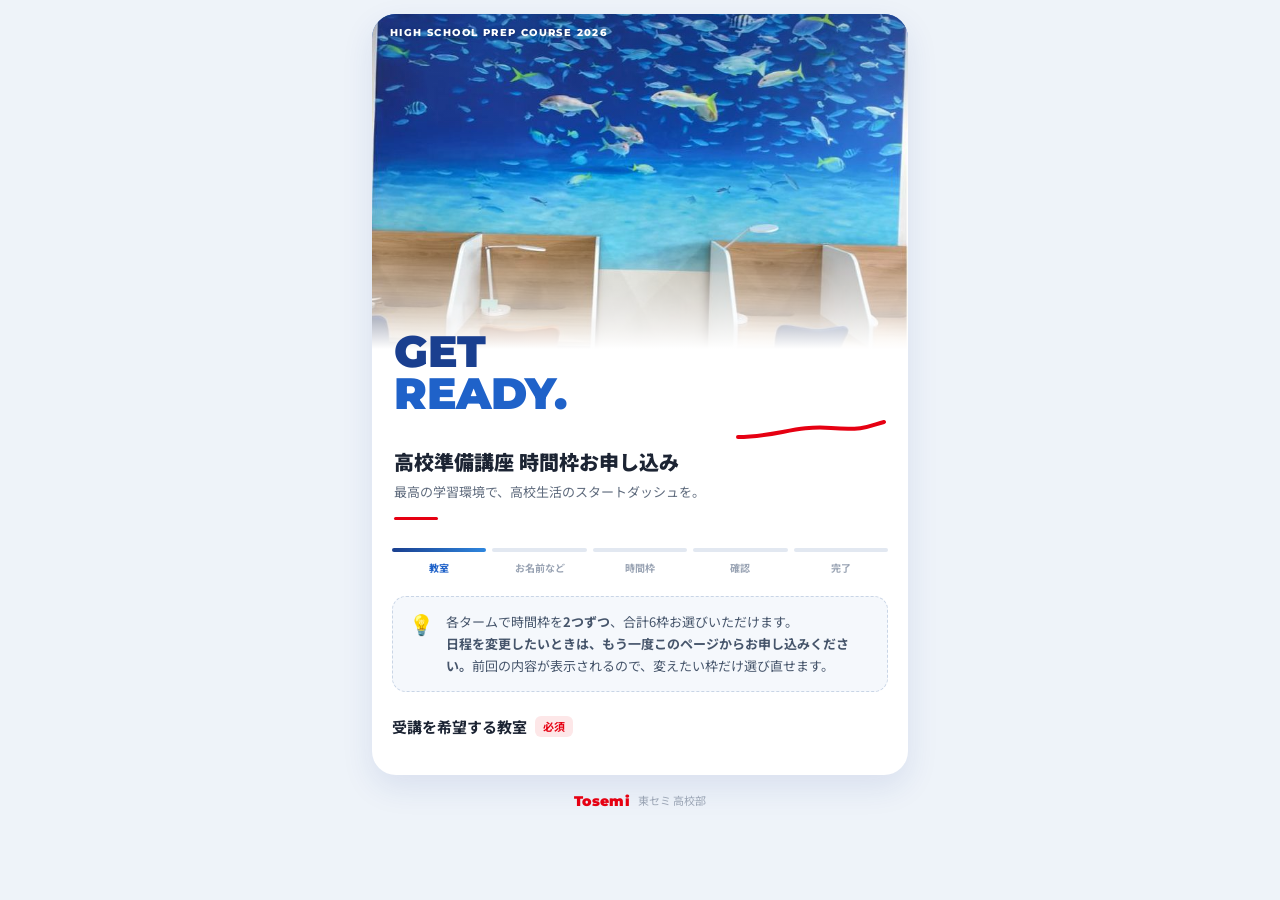
<file: koshu-yoyaku/gas/index.html>
<!DOCTYPE html><html><head><base target="_top"><meta charset="utf-8">
<meta name="viewport" content="width=device-width, initial-scale=1, viewport-fit=cover">
<link rel="preconnect" href="https://fonts.googleapis.com"><link rel="preconnect" href="https://fonts.gstatic.com" crossorigin>
<link href="https://fonts.googleapis.com/css2?family=Montserrat:wght@800;900&family=Noto+Sans+JP:wght@400;500;700;900&display=swap" rel="stylesheet">
<style>
:root{
  --navy:#1a3f8f; --blue:#1f62c9; --sea:#2e86de; --red:#e60012;
  --ink:#1c2433; --sub:#5f6b7d; --muted:#9aa4b4;
  --bg:#eef3f9; --soft:#f5f8fc; --line:#e2e8f1; --field:#f1f5fa;
  --ok:#1f62c9; --okbg:#e9f1fd; --few:#d97706; --fewbg:#fff3df;
  --reqbg:#fde7e8;
}
*{box-sizing:border-box;-webkit-tap-highlight-color:transparent}
html{-webkit-text-size-adjust:100%}
body{margin:0;background:var(--bg);color:var(--ink);font-family:"Noto Sans JP","Hiragino Sans",sans-serif;line-height:1.7;font-size:15px}
button{font-family:inherit;touch-action:manipulation;color:inherit}
.page{max-width:560px;margin:0 auto;padding:14px 12px calc(28px + env(safe-area-inset-bottom))}
.sheet{background:#fff;border-radius:24px;box-shadow:0 12px 32px rgba(26,63,143,.10);overflow:hidden}

/* ヒーロー（パンフ表紙の写真） */
.photo{position:relative;aspect-ratio:16/10;background:#1f62c9 url("[data-uri]") center 30%/cover no-repeat}
.photo::after{content:"";position:absolute;inset:0;background:linear-gradient(180deg,rgba(10,40,100,.25) 0%,rgba(10,40,100,0) 35%,rgba(255,255,255,0) 70%,#fff 100%)}
.photo .tag{position:absolute;left:18px;top:14px;z-index:1;color:#fff;font:800 10px/1 Montserrat,sans-serif;letter-spacing:.14em;text-shadow:0 1px 4px rgba(0,0,0,.3)}
.hero{position:relative;padding:0 22px 8px;margin-top:-18px}
.catch{font:900 44px/.95 Montserrat,sans-serif;color:var(--navy);letter-spacing:-.01em;margin:0;position:relative;z-index:1}
.catch span{color:var(--blue)}
.wave{display:block;width:150px;height:22px;margin:4px 0 0 auto}
.hero h1{margin:6px 0 4px;font-size:20px;line-height:1.5;font-weight:900;color:var(--ink)}
.hero p{margin:0;font-size:13px;color:var(--sub)}
.bar{display:block;width:44px;height:3px;background:var(--red);border-radius:2px;margin:14px 0 0}

.body{padding:4px 20px 24px}

/* ステップ */
.steps{display:flex;gap:6px;margin:16px 0 20px}
.steps div{flex:1;text-align:center;font-size:11px;color:var(--muted);font-weight:700;position:relative;padding-top:11px}
.steps div::before{content:"";position:absolute;top:0;left:0;right:0;height:4px;border-radius:9px;background:var(--line)}
.steps .on,.steps .past{color:var(--blue)}
.steps .on::before,.steps .past::before{background:linear-gradient(90deg,var(--navy),var(--sea))}

.tip{display:flex;gap:12px;align-items:flex-start;padding:14px 16px;border:1.5px dashed #c9d5e6;border-radius:14px;background:var(--soft);font-size:13px;color:#46556b;margin-bottom:22px}
.tip .i{font-size:20px;line-height:1.3}

.h{font-size:15px;font-weight:700;margin:0 0 12px;display:flex;align-items:center;gap:8px;flex-wrap:wrap}
.req,.opt{display:inline-block;font-size:11px;font-weight:700;padding:1px 8px;border-radius:6px;line-height:1.7}
.req{background:var(--reqbg);color:var(--red)} .opt{background:#e9edf3;color:#64748b}
.note{font-size:12px;color:var(--sub);margin:8px 0 0}

/* 教室 */
.rooms{display:grid;gap:10px}
.rooms button{display:flex;align-items:center;gap:12px;width:100%;text-align:left;padding:15px 16px;border:1.5px solid var(--line);background:#fff;border-radius:14px;font-size:15px;font-weight:700;cursor:pointer;transition:.15s}
.rooms .ic{flex:0 0 40px;height:40px;border-radius:12px;display:grid;place-items:center;background:linear-gradient(135deg,#e3eefc,#d3e5fb);font-size:18px}
.rooms .ar{margin-left:auto;color:var(--muted);font-size:20px}
.rooms button:active{transform:scale(.99);border-color:var(--blue);background:#f4f8fe}

/* 時間枠 */
.roomchip{display:inline-flex;align-items:center;gap:6px;background:var(--okbg);color:var(--navy);font-weight:700;font-size:13px;padding:5px 12px;border-radius:999px;margin-bottom:12px}
.sticky{position:sticky;top:0;z-index:4;background:#fff;padding:8px 0 10px;margin:0 -20px;padding-left:20px;padding-right:20px}
.tabs{display:flex;gap:4px;padding:4px;background:var(--field);border-radius:14px}
.tabs button{flex:1;min-width:0;border:none;background:transparent;border-radius:11px;padding:7px 2px;font-size:13px;font-weight:700;color:var(--sub);cursor:pointer;line-height:1.35}
.tabs button.on{background:linear-gradient(135deg,var(--navy),var(--blue));color:#fff;box-shadow:0 4px 12px rgba(26,63,143,.35)}
.tabs button.on .cnt,.tabs button.on.done .cnt,.tabs button.on.closed .cnt{color:#dbe8ff}
.tabs .cnt{display:block;font-size:11px;font-weight:500}
.tabs button.done .cnt{color:#16a34a;font-weight:700}
.tabs button.closed .cnt{color:var(--muted)}
.closedmsg{padding:22px 18px;text-align:center;color:var(--sub);font-size:13px;background:var(--soft);border-radius:14px;margin-top:6px}
.closedmsg b{display:block;color:var(--ink);font-size:15px;margin-bottom:4px}
.rule{list-style:none;padding:0;margin:0 0 4px;font-size:12px;color:var(--sub)}
.rule li{position:relative;padding-left:1.2em;margin:3px 0}.rule li::before{content:'※';position:absolute;left:0}

.picked{display:flex;flex-wrap:wrap;gap:6px;margin-top:10px;min-height:30px;align-items:center}
.picked .lbl{font-size:12px;color:var(--sub);font-weight:700;margin-right:2px}
.picked .chip{display:inline-flex;align-items:center;gap:6px;background:linear-gradient(135deg,var(--navy),var(--blue));color:#fff;font-size:12px;font-weight:700;border-radius:999px;padding:4px 6px 4px 12px;border:none;cursor:pointer}
.picked .chip i{font-style:normal;display:grid;place-items:center;width:18px;height:18px;border-radius:50%;background:rgba(255,255,255,.25);font-size:11px}
.picked .empty{font-size:12px;color:var(--muted)}

.viewsw{display:flex;justify-content:flex-end;gap:4px;margin:14px 0 8px}
.viewsw button{border:1px solid var(--line);background:#fff;border-radius:999px;font-size:12px;padding:4px 12px;color:var(--sub);cursor:pointer}
.viewsw button.on{background:var(--ink);border-color:var(--ink);color:#fff}

/* 日付チップ */
.days{display:flex;gap:8px;overflow-x:auto;padding:4px 2px 10px;margin:0 -20px;padding-left:20px;padding-right:20px;scroll-snap-type:x proximity;scroll-padding:0 20px;-webkit-overflow-scrolling:touch;scrollbar-width:none}
.days::-webkit-scrollbar{display:none}
.day{flex:0 0 64px;scroll-snap-align:start;border:1.5px solid var(--line);background:#fff;border-radius:14px;padding:8px 0 7px;text-align:center;cursor:pointer;position:relative;line-height:1.25}
.day .d{display:block;font:800 16px/1.2 Montserrat,"Noto Sans JP",sans-serif}
.day .w{display:block;font-size:12px;font-weight:700;color:var(--sub)}
.day .a{display:block;font-size:10px;margin-top:4px;color:var(--ok);font-weight:700}
.day.sat .w{color:#2563eb} .day.sun .w{color:#dc2626}
.day.none .a{color:var(--muted)}
.day.on{border-color:var(--blue);background:var(--blue);color:#fff;box-shadow:0 6px 14px rgba(31,98,201,.3)}
.day.on .w,.day.on .a{color:#e5efff}
.day .dot{position:absolute;top:-5px;right:-5px;width:18px;height:18px;border-radius:50%;background:var(--red);color:#fff;font-size:10px;font-weight:700;display:grid;place-items:center;border:2px solid #fff}

/* 時限リスト */
.dayttl{font-size:14px;font-weight:700;margin:6px 0 10px;color:var(--navy)}
.slots{display:grid;gap:8px}
.slotbtn{display:flex;align-items:center;gap:12px;width:100%;text-align:left;border:1.5px solid var(--line);background:#fff;border-radius:14px;padding:11px 14px;cursor:pointer;transition:.12s}
.slotbtn .no{flex:0 0 46px;height:46px;border-radius:12px;display:grid;place-items:center;background:var(--soft);font:800 15px/1 Montserrat,"Noto Sans JP",sans-serif;color:var(--navy)}
.slotbtn .no small{display:block;font:700 9px/1 "Noto Sans JP";color:var(--muted);margin-top:2px}
.slotbtn .tm{font:800 16px/1.2 Montserrat,"Noto Sans JP",sans-serif;letter-spacing:.01em}
.slotbtn .st{display:block;font-size:12px;font-weight:700;margin-top:3px}
.slotbtn.ok .st{color:var(--ok)} .slotbtn.few .st{color:var(--few)}
.slotbtn .ck{margin-left:auto;flex:0 0 26px;height:26px;border-radius:50%;border:2px solid #cdd6e3;display:grid;place-items:center;font-size:14px;color:transparent}
.slotbtn.full{cursor:not-allowed;background:#f8f9fb;color:#b3bbc8}
.slotbtn.full .no{color:#b3bbc8} .slotbtn.full .st{color:#b3bbc8}
.slotbtn.selected{border-color:var(--blue);background:#f2f7ff;box-shadow:0 4px 12px rgba(31,98,201,.15)}
.slotbtn.selected .no{background:var(--blue);color:#fff} .slotbtn.selected .no small{color:#dce8ff}
.slotbtn.selected .ck{background:var(--blue);border-color:var(--blue);color:#fff}
.slotbtn:active:not(.full){transform:scale(.99)}
.noclass{padding:24px;text-align:center;color:var(--muted);font-size:13px;background:var(--soft);border-radius:14px}

/* 表で見る */
.tblwrap{overflow-x:auto;-webkit-overflow-scrolling:touch;border-radius:14px;border:1px solid var(--line)}
table{border-collapse:separate;border-spacing:0;width:100%;background:#fff}
th,td{text-align:center;font-size:13px;padding:4px 2px;border-bottom:1px solid var(--line);border-right:1px solid var(--line)}
tr>*:last-child{border-right:none} tbody tr:last-child>*{border-bottom:none}
thead th{background:var(--soft);font-weight:700;line-height:1.3;min-width:46px;padding:8px 2px}
thead th small{display:block;font-size:10px;font-weight:500;color:var(--muted)}
th.sat,th.sat small{color:#2563eb} th.sun,th.sun small{color:#dc2626}
tbody th,thead th:first-child{position:sticky;left:0;z-index:1;background:var(--soft);white-space:nowrap;line-height:1.25;padding:6px 8px;font-weight:700}
thead th:first-child{z-index:2;font-size:11px;color:var(--muted)}
tbody th small{display:block;font-size:10px;font-weight:500;color:var(--muted)}
td.slot{height:50px;min-width:46px;cursor:pointer;user-select:none;padding:4px}
td.slot .m{display:grid;place-items:center;height:40px;border-radius:10px;font-size:16px;font-weight:700;line-height:1.1}
td.ok .m{color:var(--ok);background:var(--okbg)} td.few .m{color:var(--few);background:var(--fewbg)}
td.full{cursor:not-allowed;color:#c4cad6} td.na{color:#d5dae3;background:#fbfcfd}
td.selected .m{background:linear-gradient(135deg,var(--navy),var(--blue));color:#fff}
.left{display:block;font-size:9px;font-weight:700}
.legend{display:flex;flex-wrap:wrap;gap:6px 14px;font-size:12px;color:var(--sub);margin-top:10px}

/* 入力 */
.summary{list-style:none;padding:0;margin:0 0 6px;display:grid;gap:8px}
.summary li{background:var(--soft);border:1px solid var(--line);border-radius:12px;padding:10px 14px;font-size:13px}
.summary li b{display:block;font-size:12px;color:var(--navy)}
.field{margin-top:20px}
.field label{display:flex;align-items:center;gap:8px;font-size:14px;font-weight:700;margin-bottom:8px}
select{width:100%;padding:13px 40px 13px 14px;font-size:16px;font-family:inherit;color:var(--ink);background:#fff url("data:image/svg+xml,%3Csvg xmlns='http://www.w3.org/2000/svg' width='12' height='8'%3E%3Cpath d='M1 1l5 5 5-5' fill='none' stroke='%235f6b7d' stroke-width='2'/%3E%3C/svg%3E") right 14px center no-repeat;border:1.5px solid var(--line);border-radius:12px;-webkit-appearance:none;appearance:none}
select:focus{outline:none;border-color:var(--sea);box-shadow:0 0 0 4px rgba(46,134,222,.15)}
input{width:100%;padding:13px 14px;font-size:16px;font-family:inherit;color:var(--ink);background:#fff;border:1.5px solid var(--line);border-radius:12px;-webkit-appearance:none;transition:.15s}
input::placeholder{color:#b3bac7}
input:focus{outline:none;border-color:var(--sea);box-shadow:0 0 0 4px rgba(46,134,222,.15)}
.err{color:var(--red);font-size:13px;font-weight:700;margin-top:12px}

/* ボタン */
.btns{display:flex;gap:10px;margin-top:22px;position:sticky;bottom:0;padding:12px 0 calc(12px + env(safe-area-inset-bottom));background:linear-gradient(rgba(255,255,255,0),#fff 30%);z-index:4}
.btn{flex:1;border:none;border-radius:14px;padding:16px 10px;font-size:16px;font-weight:700;cursor:pointer;transition:.15s}
.primary{background:linear-gradient(135deg,var(--navy),var(--blue) 60%,var(--sea));color:#fff;box-shadow:0 8px 20px rgba(31,98,201,.32)}
.primary:active{transform:translateY(1px)}
.primary:disabled{background:#c5cfdd;box-shadow:none;cursor:not-allowed}
.secondary{flex:0 0 auto;background:var(--field);color:var(--sub);font-size:13px;padding:16px 14px;line-height:1.3}

/* 完了 */
.done{text-align:center;padding:8px 0 6px}
.done .ck{width:64px;height:64px;margin:6px auto 12px;border-radius:50%;display:grid;place-items:center;font-size:30px;color:#fff;background:linear-gradient(135deg,var(--navy),var(--sea));box-shadow:0 8px 20px rgba(31,98,201,.3)}
.done h2{margin:0 0 6px;font-size:19px;color:var(--navy)}
.done p{margin:0 0 18px;font-size:13px;color:var(--sub)}

.hidden{display:none}.loading{text-align:center;padding:36px;color:var(--muted);font-size:13px}
.foot{display:flex;justify-content:center;align-items:center;gap:8px;font-size:11px;color:var(--muted);margin-top:16px}
.foot b{color:var(--red);font:900 14px/1 Montserrat,sans-serif;letter-spacing:.02em}
@media (max-width:370px){ .catch{font-size:38px} .body{padding:4px 16px 20px} .sticky,.days{margin:0 -16px;padding-left:16px;padding-right:16px} }
.banner{display:flex;gap:10px;align-items:flex-start;padding:12px 14px;border-radius:14px;background:#eaf6ee;border:1px solid #bfe3cb;color:#1f5d36;font-size:13px;margin:0 0 14px}
.banner.warn{background:#fff6e5;border-color:#f5d9a6;color:#8a5300}
.slotbtn.locked{border-color:#94a3b8;background:#f1f5f9;cursor:default;box-shadow:none}
.slotbtn.locked .no{background:#64748b;color:#fff}.slotbtn.locked .ck{background:#64748b;border-color:#64748b;color:#fff}
.slotbtn.locked .st{color:#475569}
.picked .chip.lock{background:#64748b;cursor:default;padding-right:12px}
td.locked .m{background:#64748b!important;color:#fff}
.steps div{font-size:10px}
</style></head><body>
<div class="page"><div class="sheet">
  <div class="photo" role="img" aria-label="大学受験専門館（わさだタウン校）の自習室"><span class="tag">HIGH SCHOOL PREP COURSE 2026</span></div>
  <div class="hero">
    <div class="catch">GET<br><span>READY.</span></div>
    <svg class="wave" viewBox="0 0 150 22" aria-hidden="true"><path d="M2 18 C 40 18, 60 6, 95 9 S 135 6, 148 3" fill="none" stroke="#e60012" stroke-width="4" stroke-linecap="round"/></svg>
    <h1>高校準備講座 時間枠お申し込み</h1>
    <p>最高の学習環境で、高校生活のスタートダッシュを。</p>
    <span class="bar"></span>
  </div>

  <div class="body">
    <div class="steps"><div id="s1" class="on">教室</div><div id="s2">お名前など</div><div id="s3">時間枠</div><div id="s4">確認</div><div id="s5">完了</div></div>

    <!-- 1 教室 -->
    <div id="p1">
      <div class="tip"><span class="i">💡</span><span>各タームで時間枠を<b>2つずつ</b>、合計6枠お選びいただけます。<br><b>日程を変更したいときは、もう一度このページからお申し込みください。</b>前回の内容が表示されるので、変えたい枠だけ選び直せます。</span></div>
      <div class="h">受講を希望する教室 <span class="req">必須</span></div>
      <div class="rooms" id="rooms"></div>
    </div>

    <!-- 2 お名前など -->
    <div id="p2" class="hidden">
      <div class="roomchip" id="roomName1"></div>
      <div class="h">生徒さんの情報</div>
      <ul class="rule" style="margin-top:-6px"><li>お申し込み済みの方は、前回と同じお名前・メールアドレス・電話番号を入力してください（このうち2つが同じなら、前回のお申し込みを呼び出します）。</li></ul>
      <div class="field"><label for="student">生徒氏名 <span class="req">必須</span></label><input id="student" autocomplete="name" placeholder="例：東 太郎"></div>
      <div class="field"><label for="home">お通いの教室 <span class="req">必須</span></label><select id="home" onchange="$('homeOtherBox').classList.toggle('hidden',this.value!=='その他')"><option value="">選択してください</option><option>東セミかず家教室</option><option>かず家Passion教室</option><option>明野アクロス教室</option><option>明野Passion教室</option><option>わさだDesaki教室</option><option>わさだPassion+教室</option><option>南大分Passion教室</option><option>東セミ滝尾教室</option><option>坂ノ市Passion教室</option><option>大在Passion教室</option><option>判田Passion教室</option><option>森町Passion教室</option><option>別府Passion教室</option><option>別府鶴見丘Passion教室</option><option value="一般生">一般生（教室に通っていない方）</option><option>その他</option></select>
        <div id="homeOtherBox" class="hidden" style="margin-top:8px"><input id="homeOther" placeholder="例：〇〇教室"><p class="note">※教室名をご記入ください。</p></div></div>
      <div class="field"><label for="school">中学校名 <span class="req">必須</span></label><input id="school" placeholder="例：〇〇中学校"></div>
      <div class="field"><label for="email">メールアドレス <span class="req">必須</span></label><input id="email" type="email" autocomplete="email" inputmode="email" placeholder="例：example@tosemi.jp">
        <p class="note">※お申し込み完了後、受付メールを自動でお送りいたします。</p></div>
      <div class="field"><label for="tel">電話番号 <span class="opt">任意</span></label><input id="tel" type="tel" autocomplete="tel" inputmode="tel" placeholder="例：09012345678"></div>
      <div class="err" id="err2"></div>
      <div class="btns"><button class="btn secondary" onclick="show(1)">戻る</button>
        <button class="btn primary" onclick="toSlots()">時間枠を選ぶ</button></div>
    </div>

    <!-- 3 時間枠 -->
    <div id="p3" class="hidden">
      <div class="roomchip" id="roomName2"></div>
      <div id="prevMsg"></div>
      <div class="h">ご希望の時間枠 <span class="req">必須</span></div>
      <ul class="rule" style="margin-top:-6px"><li>各タームで<b>2つ</b>選んでください（合計6枠）。同じ日に続けて受講することもできます。</li><li>各時間枠は<b>開始の24時間前まで</b>お申し込み・変更できます。それ以降は選べません。</li></ul>
      <div class="sticky">
        <div class="tabs" id="tabs"></div>
        <div class="picked" id="picked"></div>
      </div>
      <div class="viewsw"><button id="vGrid" class="on" onclick="setView('grid')">表で見る</button><button id="vList" onclick="setView('list')">日付から選ぶ</button></div>
      <div id="grid"></div>
      <div class="btns"><button class="btn secondary" id="back3" onclick="back3()">戻る</button>
        <button class="btn primary" id="next3" onclick="next3()" disabled>確認へ進む</button></div>
    </div>

    <!-- 4 確認 -->
    <div id="p4" class="hidden">
      <div class="h">お申し込み内容の確認</div>
      <ul class="summary" id="summary"></ul>
      <div class="err" id="err"></div>
      <div class="btns"><button class="btn secondary" onclick="show(3)">戻る</button>
        <button class="btn primary" id="send" onclick="send()">この内容で申し込む</button></div>
    </div>

    <!-- 5 完了 -->
    <div id="p5" class="hidden">
      <div class="done"><div class="ck">✓</div><h2 id="doneTtl">お申し込みを受け付けました</h2>
        <p id="doneMsg">ご入力のメールアドレスに受付内容をお送りしました。</p></div>
      <ul class="summary" id="done"></ul>
    </div>
  </div>
</div>
<div class="foot"><b>Tosemi</b>東セミ 高校部</div>
</div>
<script>
const ROOMS = <?!= JSON.stringify(rooms) ?>;
let room=null, data=null, term=0, picks=[[],[],[]], locked=[], dayIdx=[], view='grid', shownTerm=-1;
const $ = id => document.getElementById(id);
const esc = s => String(s).replace(/[&<>"]/g, c => ({'&':'&amp;','<':'&lt;','>':'&gt;','"':'&quot;'}[c]));

ROOMS.forEach((r,i)=>{ const b=document.createElement('button');
  b.innerHTML='<span class="ic">🏫</span><span></span><span class="ar">›</span>'; b.children[1].textContent=r;
  b.onclick=()=>pickRoom(i); $('rooms').appendChild(b); });

function show(n){ [1,2,3,4,5].forEach(i=>{ $('p'+i).classList.toggle('hidden',i!==n); $('s'+i).classList.toggle('on',i===n); $('s'+i).classList.toggle('past',i<n); }); window.scrollTo(0,0); }
function pickRoom(i){ room=i; data=null; $('roomName1').textContent=$('roomName2').textContent='🏫 '+ROOMS[i]; show(2); }
function who(){ const v=id=>$(id).value.trim(); return {student:v('student'), home:v('home')==='その他'?v('homeOther'):v('home'), school:v('school'), email:v('email'), tel:v('tel')}; }

function toSlots(){
  const w=who(); $('err2').textContent='';
  if(!w.student||!w.home||!w.school||!w.email){ $('err2').textContent='必須の項目を入力してください。'; return; }
  if(!/^[^@\s]+@[^@\s]+\.[^@\s]+$/.test(w.email)){ $('err2').textContent='メールアドレスを確認してください。'; return; }
  show(3); load(true);
}
function load(first){
  $('grid').innerHTML='<div class="loading">読み込み中…</div>'; $('tabs').innerHTML=''; $('picked').innerHTML=''; $('prevMsg').innerHTML='';
  google.script.run.withSuccessHandler(d=>{
    data=d; dayIdx=[]; shownTerm=-1;
    const pv=d.prev&&d.prev.picks?d.prev:null;
    locked=pv?pv.locked:[];
    const base=(first&&pv)?pv.picks:picks;
    picks=d.terms.map((t,i)=>(base[i]||[]).filter(id=>locked.includes(id)||(!t.closed&&d.slots[id]&&d.slots[id].left>0&&!d.slots[id].closed)));
    $('prevMsg').innerHTML = pv ? '<div class="banner"><span>🔁</span><span>前回のお申し込み内容を表示しています。変更したい枠を外して、新しい枠を選び直してください。外した枠は他の方が申し込めるようになります。</span></div>'
      : d.prev&&d.prev.otherRoom ? '<div class="banner warn"><span>⚠️</span><span>以前のお申し込み（'+esc(d.prev.otherRoom)+'）は、今回のお申し込みで取り消されます。</span></div>' : '';
    const o=d.terms.findIndex((t,i)=>!t.closed&&picks[i].length<d.pick); term=o<0?Math.max(0,d.terms.findIndex(t=>!t.closed)):o;
    render(); })
    .withFailureHandler(e=>alert(e.message)).getSlots(room, who());
}
function setView(v){ view=v; shownTerm=-1; $('vList').classList.toggle('on',v==='list'); $('vGrid').classList.toggle('on',v==='grid'); render(); }

// 枠の状態：null=授業なし / {cls,mark,text}
function slotState(id){
  const s=data.slots[id], sel=picks[term].includes(id);
  if(!s||s.max<=0) return null;
  if(sel&&locked.includes(id)) return {cls:'selected locked',mark:'✓',text:'受講確定（変更できません）',lock:true};
  if(sel) return {cls:'selected',mark:'✓',text:'選択中'};
  if(s.closed) return {cls:'full',mark:'－',text:'受付終了（24時間前で締切）',closed:true};
  if(s.left<=0) return {cls:'full',mark:'×',text:'満席'};
  const few=s.left<=((data.few||{})[s.max] ?? Math.floor(s.max/4));
  return few?{cls:'few',mark:'△',text:'残りわずか（あと'+s.left+'席）',left:s.left}:{cls:'ok',mark:'○',text:'空きあり'};
}
function openCount(d){ return data.periods.filter(p=>{const s=data.slots[d+'-'+p.no];return s&&s.max>0&&s.left>0&&!s.closed;}).length; }
function dayClosed(d){ return data.periods.every(p=>{const s=data.slots[d+'-'+p.no];return !s||s.max<=0||s.closed;}); }
function hasClass(d){ return data.periods.some(p=>{const s=data.slots[d+'-'+p.no];return s&&s.max>0;}); }
const need=i=>data.terms[i].closed?picks[i].length:data.pick;

function render(){
  $('tabs').innerHTML='';
  data.terms.forEach((t,i)=>{ const b=document.createElement('button'), ok=!t.closed&&picks[i].length===data.pick;
    b.className=(i===term?'on':'')+(ok?' done':'')+(t.closed?' closed':'');
    b.innerHTML=t.name+'<span class="cnt">'+(t.closed?'受付終了':ok?'✓ 選択済み':picks[i].length+' / '+data.pick)+'</span>';
    b.onclick=()=>{term=i;render();}; $('tabs').appendChild(b); });
  const nx=nearTerm(1), pv=nearTerm(-1);
  $('next3').textContent=nx>=0?data.terms[nx].name+'へ進む':'確認へ進む';
  $('next3').disabled=nx>=0?picks[term].length!==need(term):!picks.every((p,i)=>p.length===need(i));
  $('back3').innerHTML=pv>=0?esc(data.terms[pv].name)+'に<br>戻る':'戻る';
  const pk=picks[term], t=data.terms[term];
  $('picked').innerHTML='<span class="lbl">選択中</span>'+(pk.length?pk.map(id=>locked.includes(id)?`<span class="chip lock">${short(id)} 確定</span>`:`<button class="chip" onclick="toggle('${id}')">${short(id)}<i>✕</i></button>`).join(''):'<span class="empty">まだ選んでいません</span>');
  if(t.closed){ $('grid').innerHTML='<div class="closedmsg"><b>このタームの受付は終了しました</b>'+(pk.length?'受講確定の内容はそのまま引き継がれます。':'このタームは選べません。')+'</div>'; return; }
  if(dayIdx[term]==null){ const f=t.days.findIndex(x=>openCount(x.d)>0); dayIdx[term]=f<0?0:f; }
  view==='list'?renderList(t):renderGrid(t);
}
function renderList(t){
  const di=dayIdx[term], day=t.days[di];
  let h='<div class="days" id="days">'+t.days.map((x,i)=>{
    const n=openCount(x.d), cls=hasClass(x.d)&&!dayClosed(x.d)?'':' none', mine=picks[term].filter(id=>id.split('-')[0]===x.d).length;
    return `<button class="day${x.w==='土'?' sat':x.w==='日'?' sun':''}${cls}${i===di?' on':''}" onclick="pickDay(${i})">`+
      `<span class="d">${x.d}</span><span class="w">${x.w}曜</span><span class="a">${!hasClass(x.d)?'授業なし':dayClosed(x.d)?'受付終了':n?'空きあり':'満席'}</span>`+
      (mine?`<span class="dot">${mine}</span>`:'')+'</button>';
  }).join('')+'</div>';
  h+=`<div class="dayttl">${day.d}（${day.w}）の時間枠</div><div class="slots">`;
  let any=false;
  data.periods.forEach(p=>{
    const id=day.d+'-'+p.no, st=slotState(id); if(!st) return; any=true;
    const dis=st.cls==='full'||st.lock;
    h+=`<button class="slotbtn ${st.cls}" ${dis?'disabled':`onclick="toggle('${id}')"`}>`+
       `<span class="no">${p.no}<small>時限</small></span><span><span class="tm">${p.s} - ${p.e}</span><span class="st">${st.mark} ${st.text}</span></span><span class="ck">✓</span></button>`;
  });
  if(!any) h+='<div class="noclass">この日は授業がありません</div>';
  h+='</div>';
  const old=$('days'), sx=(old&&term===shownTerm)?old.scrollLeft:0;
  $('grid').innerHTML=h; shownTerm=term;
  const ds=$('days'), on=ds.querySelector('.on'); ds.scrollLeft=sx;
  // 選んだ日付が見えていなければ見える位置までずらす
  const a=ds.getBoundingClientRect(), b=on.getBoundingClientRect();
  if(b.left<a.left+16) ds.scrollLeft-=a.left+20-b.left; else if(b.right>a.right-16) ds.scrollLeft+=b.right-a.right+20;
}
function renderGrid(t){
  let h='<div class="tblwrap"><table><thead><tr><th>時限</th>'+t.days.map(x=>`<th class="${x.w==='土'?'sat':x.w==='日'?'sun':''}">${x.d}<small>(${x.w})</small></th>`).join('')+'</tr></thead><tbody>';
  data.periods.forEach(p=>{
    h+=`<tr><th>${p.no}限<small>${p.s}</small><small>-${p.e}</small></th>`;
    t.days.forEach(x=>{
      const id=x.d+'-'+p.no, st=slotState(id);
      if(!st){ h+='<td class="na">－</td>'; return; }
      if(st.cls==='full'){ h+=`<td class="slot full">${st.closed?'締切':'×'}</td>`; return; }
      if(st.lock){ h+='<td class="slot locked selected"><span class="m">確定</span></td>'; return; }
      h+=`<td class="slot ${st.cls}" onclick="toggle('${id}')"><span class="m"><span>${st.mark}${st.left?'<span class="left">残'+st.left+'</span>':''}</span></span></td>`;
    });
    h+='</tr>';
  });
  $('grid').innerHTML=h+'</tbody></table></div><div class="legend"><span>○ 空きあり</span><span>△ 残りわずか</span><span>× 満席</span><span>－ 授業なし</span><span>締切 24時間前を過ぎた枠</span></div>';
}
function pickDay(i){ dayIdx[term]=i; render(); }
function toggle(id){
  if(locked.includes(id)) return;
  const p=picks[term], k=p.indexOf(id);
  if(k>=0){ p.splice(k,1); render(); return; }
  if(p.length>=data.pick){ alert('このタームはすでに'+data.pick+'つ選んでいます。\n変更する場合は、選択中の枠の ✕ を押して外してください。'); return; }
  p.push(id); render();
}
// ターム間の移動（受付終了のタームは飛ばす）
function nearTerm(dir){ for(let i=term+dir;i>=0&&i<data.terms.length;i+=dir) if(!data.terms[i].closed) return i; return -1; }
function goTerm(i){ term=i; render(); $('tabs').scrollIntoView({behavior:'smooth',block:'start'}); }
function next3(){ const nx=nearTerm(1); nx>=0?goTerm(nx):toConfirm(); }
function back3(){ const pv=nearTerm(-1); pv>=0?goTerm(pv):show(2); }
function wday(d){ return data.terms.flatMap(t=>t.days).find(x=>x.d===d).w; }
function short(id){ const [d,n]=id.split('-'); return `${d}(${wday(d)}) ${n}限`; }
function label(id){ const [d,n]=id.split('-'), P=data.periods[n-1]; return `${d}(${wday(d)}) ${n}時限 ${P.s}-${P.e}`+(locked.includes(id)?'（確定）':''); }
function summary(el){ const w=who();
  $(el).innerHTML='<li><b>教室</b>'+esc(ROOMS[room])+'</li><li><b>生徒氏名／中学校</b>'+esc(w.student)+'／'+esc(w.school)+'</li><li><b>お通いの教室</b>'+esc(w.home)+'</li><li><b>メール／電話番号</b>'+esc(w.email)+(w.tel?'／'+esc(w.tel):'')+'</li>'+
    data.terms.map((t,i)=>`<li><b>${t.name}</b>${picks[i].length?picks[i].map(label).join('<br>'):'受付終了'}</li>`).join(''); }
function toConfirm(){ summary('summary'); $('err').textContent=''; show(4); }
function send(){
  const f=Object.assign({classroom:room, picks}, who());
  const b=$('send'); b.disabled=true; b.textContent='送信中…';
  google.script.run.withSuccessHandler(r=>{ b.disabled=false; b.textContent='この内容で申し込む';
      if(r.ok){ summary('done');
        $('doneTtl').textContent=r.replaced?'日程の変更を受け付けました':'お申し込みを受け付けました';
        $('doneMsg').textContent=r.replaced?'以前のお申し込みを取り消し、今回の内容に変更しました。受付内容をメールでお送りしました。':'ご入力のメールアドレスに受付内容をお送りしました。';
        show(5); }
      else { alert(r.msg); show(3); load(false); } })
    .withFailureHandler(e=>{ b.disabled=false; b.textContent='この内容で申し込む'; $('err').textContent=e.message; })
    .submit(f);
}
</script></body></html>
</file>
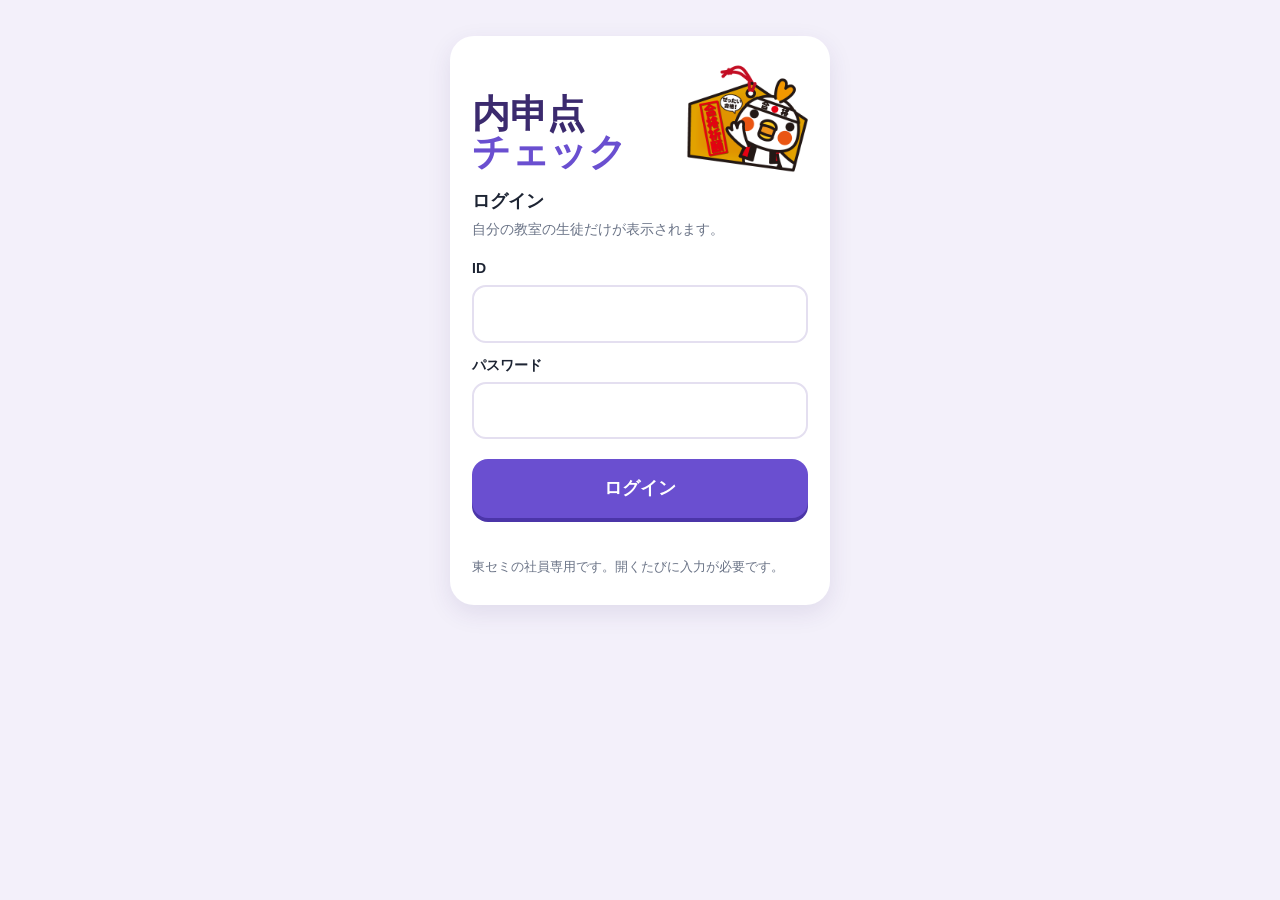
<file: naishin/gas/Index.html>
<!DOCTYPE html>
<html lang="ja">
<head>
<base target="_top">
<meta charset="utf-8">
<meta name="viewport" content="width=device-width, initial-scale=1, viewport-fit=cover">
<title>内申点チェック</title>
<style>
:root { --navy:#3b2a6e; --blue:#6a4fd0; --sky:#efeafd; --red:#e0322b; --pink:#fdecec; --green:#12925a; --mint:#e4f6ec; --ink:#1d2433; --mute:#6b7487; --line:#e4dff0; --bg:#f3f0fa; --card:#fff; --amber:#b86a00; --cream:#fff4dc; }
* { box-sizing: border-box; -webkit-tap-highlight-color: transparent; }
html, body { margin: 0; background: var(--bg); color: var(--ink); font-family: -apple-system, BlinkMacSystemFont, "Hiragino Sans", "Noto Sans JP", "Yu Gothic", sans-serif; font-size: 16px; line-height: 1.5; -webkit-text-size-adjust: 100%; }
button, input, select { font: inherit; color: inherit; }
button { cursor: pointer; }
[hidden] { display: none !important; }
#banner { padding: 10px 16px; background: var(--sky); font-size: 14px; }
#banner.err { background: var(--pink); color: var(--red); }
.wrap { max-width: 520px; margin: 0 auto; padding: 0 16px 40px; }
/* ログイン */
#gate { max-width: 420px; margin: 0 auto; padding: 36px 20px; }
.gate-card { background: var(--card); border-radius: 24px; padding: 28px 22px; box-shadow: 0 8px 24px rgba(59,42,110,.10); }
.logo { font-weight: 900; font-size: 38px; line-height: 1.02; letter-spacing: -.5px; color: var(--navy); margin: 0; }
.logo b { color: var(--blue); display: block; }
.swoosh { display: block; width: 150px; height: 14px; margin: 6px 0 14px auto; }
.gate-lead { font-weight: 700; font-size: 18px; margin: 0 0 4px; }
.gate-sub { color: var(--mute); font-size: 14px; margin: 0 0 18px; }
.gate-l { display: block; font-size: 14px; font-weight: 700; margin: 12px 0 0; }
.gate-l input { display: block; width: 100%; margin-top: 6px; padding: 14px; font-size: 17px; border: 2px solid var(--line); border-radius: 14px; background: #fff; outline: none; }
.gate-l input:focus { border-color: var(--blue); }
#gate-ok { width: 100%; margin-top: 20px; padding: 16px; font-size: 18px; font-weight: 800; color: #fff; background: var(--blue); border: 0; border-radius: 16px; box-shadow: 0 4px 0 #4b35a8; }
#gate-ok:active { transform: translateY(2px); box-shadow: 0 2px 0 #4b35a8; }
#gate-ok:disabled { opacity: .6; }
#gate-msg { color: var(--red); font-weight: 700; font-size: 14px; min-height: 21px; margin: 12px 0 0; }
.gate-note { color: var(--mute); font-size: 13px; margin: 6px 0 0; }
/* 上の部分 */
.top { display: flex; align-items: flex-start; justify-content: space-between; gap: 12px; padding: 20px 0 6px; }
.top .logo { font-size: 26px; }
.top .logo b { display: inline; }
.room { font-size: 22px; font-weight: 800; margin: 2px 0 0; overflow-wrap: anywhere; }
.room small { font-size: 14px; font-weight: 600; color: var(--mute); margin-left: 6px; }
.help-btn { flex: none; min-width: 44px; height: 44px; padding: 0 12px; border-radius: 22px; border: 2px solid var(--line); background: #fff; font-weight: 800; font-size: 14px; color: var(--navy); }
#room-sel { width: 100%; margin: 8px 0 0; padding: 12px; font-size: 16px; font-weight: 700; border: 2px solid var(--line); border-radius: 14px; background: #fff; }
.grades { display: grid; grid-template-columns: repeat(4, 1fr); gap: 8px; margin: 12px 0 16px; }
.grades button { padding: 12px 0; font-weight: 800; font-size: 16px; border: 2px solid var(--line); border-radius: 14px; background: #fff; color: var(--mute); }
.grades button[aria-pressed="true"] { background: var(--navy); border-color: var(--navy); color: #fff; }
/* カード */
.card { background: var(--card); border-radius: 22px; padding: 18px; margin: 0 0 14px; box-shadow: 0 4px 14px rgba(59,42,110,.07); }
.card h2 { font-size: 17px; margin: 0 0 12px; font-weight: 800; }
.card h2 span { font-size: 13px; font-weight: 600; color: var(--mute); margin-left: 6px; }
.hero { display: flex; align-items: center; gap: 16px; }
.ring { flex: none; width: 112px; height: 112px; position: relative; }
.ring svg { width: 100%; height: 100%; transform: rotate(-90deg); }
.ring .v { position: absolute; inset: 0; display: flex; flex-direction: column; align-items: center; justify-content: center; font-weight: 900; font-size: 30px; color: var(--navy); line-height: 1; }
.ring .v small { font-size: 12px; font-weight: 700; color: var(--mute); margin-top: 4px; }
.pair { flex: 1; display: grid; gap: 8px; min-width: 0; }
.tap { display: flex; align-items: center; justify-content: space-between; gap: 8px; width: 100%; padding: 12px 14px; border: 0; border-radius: 16px; text-align: left; font-weight: 800; font-size: 16px; }
.tap i { font-style: normal; font-size: 13px; font-weight: 700; display: block; opacity: .85; }
.tap b { font-size: 24px; white-space: nowrap; }
.tap b small { font-size: 14px; }
.tap::after { content: "›"; font-size: 22px; font-weight: 700; opacity: .5; margin-left: 2px; }
.tap > span { flex: 1; min-width: 0; }
.tap.ng { background: var(--pink); color: var(--red); }
.tap.ok { background: var(--mint); color: var(--green); }
.tap.plain { background: var(--sky); color: var(--navy); }
.tap.warn { background: var(--cream); color: var(--amber); }
.tap:active { filter: brightness(.95); }
.bar { height: 12px; border-radius: 6px; background: var(--pink); overflow: hidden; margin: 0 0 12px; }
.bar div { height: 100%; background: var(--green); border-radius: 6px; }
.two { display: grid; grid-template-columns: 1fr 1fr; gap: 8px; }
.two .tap { flex-direction: column; align-items: flex-start; gap: 0; position: relative; padding-right: 26px; }
.two .tap::after { position: absolute; right: 10px; top: 50%; transform: translateY(-50%); }
.rate { font-weight: 900; font-size: 22px; color: var(--navy); float: right; margin-top: -4px; }
.more { display: block; width: 100%; margin-top: 4px; padding: 14px; border: 0; border-radius: 16px; background: var(--blue); color: #fff; font-weight: 800; font-size: 16px; box-shadow: 0 4px 0 #4b35a8; }
.more:active { transform: translateY(2px); box-shadow: 0 2px 0 #4b35a8; }
.more.ghost { background: #fff; color: var(--navy); border: 2px solid var(--line); box-shadow: none; margin-top: 12px; }
.empty { text-align: center; color: var(--mute); padding: 18px 0; font-weight: 700; }
/* 生徒カード */
.stu { border: 2px solid var(--line); border-radius: 18px; padding: 14px; margin: 0 0 10px; background: #fff; }
.stu-h { display: flex; align-items: center; gap: 8px; }
.stu-g { flex: none; font-size: 13px; font-weight: 800; color: #fff; background: var(--navy); border-radius: 8px; padding: 2px 8px; }
.stu-n { flex: 1; min-width: 0; font-size: 18px; font-weight: 800; overflow-wrap: anywhere; }
.stu-r { flex: none; font-size: 13px; color: var(--mute); }
.stu-st { flex: none; font-size: 13px; font-weight: 800; border-radius: 10px; padding: 3px 9px; }
.stu-st.ok { background: var(--mint); color: var(--green); }
.stu-st.ng { background: var(--pink); color: var(--red); }
.stu-st.none { background: #eef0f4; color: var(--mute); }
.ato { margin: 10px 0 0; font-weight: 800; color: var(--red); font-size: 20px; line-height: 1.35; }
.ato i { font-style: normal; font-size: 13px; color: var(--mute); font-weight: 700; display: block; }
.ato span { display: inline-block; margin-right: 14px; white-space: nowrap; }
.subj { display: grid; grid-template-columns: repeat(5, 1fr); gap: 5px; margin-top: 10px; }
.sj { border-radius: 10px; padding: 6px 2px; text-align: center; background: #f3f5f9; color: #9aa2b1; min-width: 0; }
.sj b { display: block; font-size: 14px; }
.sj span { display: block; font-size: 12px; white-space: nowrap; font-variant-numeric: tabular-nums; }
.sj.on.ok { background: var(--mint); color: var(--green); }
.sj.on.ng { background: var(--pink); color: var(--red); }
.sj.on.na { background: var(--sky); color: var(--navy); }
/* 生徒一覧の画面 */
.list-top { position: sticky; top: 0; z-index: 5; background: var(--bg); padding: 12px 0 8px; }
.back { display: inline-flex; align-items: center; gap: 4px; padding: 10px 16px 10px 12px; border: 2px solid var(--line); border-radius: 22px; background: #fff; font-weight: 800; color: var(--navy); }
.list-title { font-size: 21px; font-weight: 900; margin: 12px 0 2px; }
.list-title small { font-size: 15px; color: var(--mute); margin-left: 8px; font-weight: 700; }
.list-note { font-size: 13px; color: var(--mute); margin: 0 0 8px; }
#q { width: 100%; padding: 12px 14px; font-size: 16px; border: 2px solid var(--line); border-radius: 14px; background: #fff; outline: none; }
#q:focus { border-color: var(--blue); }
/* 使い方 */
#help { position: fixed; inset: 0; z-index: 20; background: rgba(30,20,55,.45); display: flex; align-items: flex-end; }
.sheet { width: 100%; max-width: 520px; margin: 0 auto; max-height: 86vh; overflow: auto; background: #fff; border-radius: 24px 24px 0 0; padding: 20px 20px 28px; }
.sheet h2 { font-size: 19px; margin: 0 0 10px; }
.sheet h3 { font-size: 15px; margin: 16px 0 4px; color: var(--navy); }
.sheet p, .sheet li { font-size: 14px; margin: 4px 0; }
.sheet ul { padding-left: 20px; margin: 4px 0; }
.foot { text-align: center; margin: 22px 0 0; }
.foot button { border: 0; background: none; color: var(--mute); font-size: 14px; text-decoration: underline; padding: 10px; }
.gate-head { display: flex; align-items: flex-end; justify-content: space-between; gap: 8px; margin: 0 0 16px; }
.tentori { flex: none; width: 120px; height: 120px; margin: -6px -6px -6px 0; object-fit: contain; }
.gate-head .logo { white-space: nowrap; font-size: clamp(28px, 9.5vw, 38px); }
.gate-head .tentori { width: clamp(88px, 28vw, 120px); height: clamp(88px, 28vw, 120px); }
.stu-sub { margin: 6px 0 0; font-size: 14px; color: var(--mute); overflow-wrap: anywhere; }
.two .tap i { font-size: clamp(11px, 3.4vw, 13px); white-space: nowrap; }
.two { grid-template-columns: minmax(0, 1fr) minmax(0, 1fr); }
.two .tap i { max-width: 100%; overflow: hidden; text-overflow: ellipsis; }
/* ===== 内申点チェック用に足した部分 ===== */
.pref { margin: 2px 0 4px; font-size: 13px; font-weight: 700; color: var(--mute); }
.pref span { display: inline-block; background: #f08a00; color: #fff; border-radius: 8px; padding: 1px 8px; margin-right: 6px; }
.grades.g2 { grid-template-columns: 1fr 1fr; }
.nosheet { background: var(--cream); color: var(--amber); font-weight: 700; font-size: 14px; border-radius: 14px; padding: 10px 14px; margin: 0 0 14px; }
.mini { font-size: 13px; color: var(--mute); margin: 8px 0 0; }
.band { display: grid; grid-template-columns: 76px 1fr 48px; align-items: center; gap: 8px; width: 100%; padding: 7px 4px; border: 0; background: none; text-align: left; border-radius: 10px; }
.band:active:not(:disabled) { background: var(--sky); }
.band:disabled { cursor: default; opacity: .55; }
.blab { font-size: 14px; font-weight: 700; font-variant-numeric: tabular-nums; white-space: nowrap; }
.band b { font-size: 15px; text-align: right; color: var(--navy); white-space: nowrap; }
.bbar { height: 14px; background: #eef1f7; border-radius: 7px; overflow: hidden; }
.bbar span { display: block; height: 100%; background: var(--blue); border-radius: 7px; min-width: 4px; }
.tools { display: flex; gap: 8px; }
.tools #q { flex: 1; min-width: 0; }
.sort { flex: none; padding: 0 14px; border: 2px solid var(--line); border-radius: 14px; background: #fff; font-weight: 800; color: var(--navy); font-size: 14px; }
.tapcard { cursor: pointer; }
.tapcard:active { background: #f7f9fd; }
.stu-st.kari { background: var(--sky); color: var(--blue); }
.stu-st.warn { background: var(--cream); color: var(--amber); }
.stu-m { display: flex; align-items: center; gap: 12px; margin-top: 10px; }
.score { flex: none; min-width: 92px; }
.total { margin: 0; color: var(--navy); line-height: 1.05; }
.total b { font-size: 34px; font-weight: 900; font-variant-numeric: tabular-nums; }
.total small { font-size: 14px; font-weight: 700; color: var(--mute); }
.total i { display: block; font-style: normal; font-size: 13px; font-weight: 700; color: var(--mute); margin-bottom: 2px; }
.max { margin: 2px 0 0; font-size: 13px; font-weight: 800; color: var(--blue); }
.miss { margin: 0; font-size: 14px; font-weight: 800; color: var(--amber); }
.parts { flex: 1; min-width: 0; display: grid; grid-template-columns: repeat(3, minmax(0, 1fr)); gap: 5px; }
.pt { background: #f3f5f9; border-radius: 10px; padding: 5px 2px; text-align: center; min-width: 0; }
.pt i { display: block; font-style: normal; font-size: 11px; font-weight: 700; color: var(--mute); white-space: nowrap; overflow: hidden; text-overflow: ellipsis; }
.pt b { font-size: 18px; font-weight: 900; color: var(--navy); font-variant-numeric: tabular-nums; }
.pt small { font-size: 11px; color: var(--mute); }
.pt.kari { background: var(--sky); }
.pt.none b { color: #b4bac6; }
.simmark { margin: 8px 0 0; font-size: 13px; font-weight: 800; color: var(--blue); }
.gt-wrap { overflow-x: auto; }
.gt { width: 100%; border-collapse: collapse; font-size: 14px; font-variant-numeric: tabular-nums; }
.gt th, .gt td { padding: 6px 2px; text-align: center; border-bottom: 1px solid var(--line); }
.gt th:first-child { text-align: left; white-space: nowrap; font-size: 12px; padding-right: 6px; }
.gt tr:first-child th { font-size: 13px; color: var(--mute); }
.gt td.none { color: #b4bac6; }
.sim h3 { font-size: 15px; margin: 18px 0 6px; color: var(--navy); }
.simres { background: var(--sky); border-radius: 16px; padding: 12px 14px; }
.simres .mini { margin-top: 4px; color: var(--ink); }
.goal { margin: 8px 0 0; font-weight: 900; font-size: 18px; }
.goal.ok { color: var(--green); }
.goal.ng { color: var(--red); }
.tgt { display: block; margin: 12px 0 0; }
.tgt-l { display: block; margin: 10px 0 0; font-size: 14px; font-weight: 700; }
.tgt-sel { display: block; width: 100%; margin-top: 6px; padding: 12px; font-size: 16px; font-weight: 700; border: 2px solid var(--line); border-radius: 14px; background: #fff; }
.tgt input { display: block; width: 100%; margin-top: 6px; padding: 12px 14px; font-size: 17px; border: 2px solid var(--line); border-radius: 14px; background: #fff; outline: none; }
.tgt input:focus { border-color: var(--blue); }
.pick { display: grid; gap: 6px; }
.pk { display: flex; align-items: center; gap: 8px; }
.pk.gap { margin-top: 8px; }
.pk-s { flex: none; width: 24px; font-weight: 800; color: var(--navy); }
.seg { flex: 1; display: grid; grid-template-columns: repeat(5, 1fr); gap: 4px; }
.seg button { padding: 9px 0; border: 2px solid var(--line); border-radius: 10px; background: #fff; font-weight: 800; color: var(--mute); }
.seg button[aria-pressed="true"] { background: var(--navy); border-color: var(--navy); color: #fff; }
.foot span { font-size: 12px; color: var(--mute); }
.sim .tgt + .simres { margin-top: 12px; }
.wish { margin: 8px 0 0; font-size: 13px; font-weight: 700; color: var(--mute); overflow-wrap: anywhere; }
.wish b { font-weight: 900; }
.wish b.ok { color: var(--green); }
.wish b.ng { color: var(--red); }
.tools { flex-wrap: wrap; }
.tools .sort { flex: 1 1 100%; padding: 10px 12px; font-size: 15px; }
.grp { font-size: 15px; font-weight: 900; color: var(--navy); margin: 16px 2px 8px; }
.logo b { color: var(--blue); }
.gt tr:first-child th, .band b { color: var(--navy); }
.pref i { font-style: normal; }
.prefs { margin: 10px 0 0; }
.prefs button[aria-pressed="true"] { background: #f08a00; border-color: #f08a00; }
/* 点取くん（合格祈願の絵馬）は余白が多いので、過去最高チェックより少し大きく */
/* 点取くんは大きくするが、場所を取る高さは過去最高チェックと同じにする（ログイン以下が下にずれないように） */
.gate-head .tentori { --s: clamp(104px, 33vw, 142px); --o: clamp(88px, 28vw, 120px); width: var(--s); height: var(--s);
  margin: calc((var(--o) - var(--s)) / 2 - 6px) -10px calc((var(--o) - var(--s)) / 2 - 6px) 0; }
.grades.g3 { grid-template-columns: repeat(3, 1fr); }
.parts.one { grid-template-columns: 1fr; }
.pref-note { margin: 0 0 4px; font-size: 13px; color: var(--mute); background: var(--sky); border-radius: 12px; padding: 8px 12px; }
</style>
</head>
<body>
<div id="banner" hidden></div>
<div id="gate" hidden>
  <div class="gate-card">
    <div class="gate-head"><p class="logo">内申点<b>チェック</b></p><img class="tentori" alt="点取くん" src="[data-uri]"></div>
    <p class="gate-lead">ログイン</p>
    <p class="gate-sub">自分の教室の生徒だけが表示されます。</p>
    <label class="gate-l">ID<input id="gate-id" type="email" inputmode="email" autocomplete="off" autocapitalize="none" autocorrect="off" spellcheck="false"></label>
    <label class="gate-l">パスワード<input id="gate-input" type="password" autocomplete="off"></label>
    <button id="gate-ok" type="button">ログイン</button>
    <p id="gate-msg"></p>
    <p class="gate-note">東セミの社員専用です。開くたびに入力が必要です。</p>
  </div>
</div>
<div id="app" class="wrap" hidden>
  <div id="home">
    <header class="top">
      <div>
        <p class="logo">内申点<b>チェック</b></p>
        <p class="room" id="room-name"></p>
      </div>
      <button type="button" class="help-btn" id="help-btn">？ 見方</button>
    </header>
    <p class="pref"><span id="pref-tag">大分</span><i id="pref-txt"></i></p>
    <p class="pref-note" id="pref-note" hidden></p>
    <div class="grades g3 prefs" id="prefs" role="group" aria-label="県" hidden>
      <button type="button" data-p="大分">大分</button>
      <button type="button" data-p="宮崎">宮崎</button>
      <button type="button" data-p="福岡">福岡</button>
    </div>
    <select id="room-sel" aria-label="教室" hidden></select>
    <div class="grades g2" id="grades" role="group" aria-label="学年">
      <button type="button" data-g="中3">中3</button>
      <button type="button" data-g="中2">中2</button>
    </div>
    <p class="nosheet" id="nosheet" hidden>この学年のデータはまだ読み込む設定になっていません。</p>
    <section class="card">
      <h2>内申点の状況</h2>
      <div class="two" id="cats"></div>
      <button type="button" class="more" id="every-btn">全員を見る</button>
    </section>
    <section class="card">
      <h2>点数の分布<span id="dist-sub">確定と仮</span><b class="rate" id="avg"></b></h2>
      <div id="dist"></div>
      <p class="mini">押すと、その点数の生徒が出ます。</p>
    </section>
    <p class="foot"><span id="read-at"></span><br><button type="button" id="logout">ログアウト</button></p>
  </div>
  <div id="list" hidden>
    <div class="list-top">
      <button type="button" class="back" id="back">‹ もどる</button>
      <p class="list-title"><span id="list-title"></span><small id="list-count"></small></p>
      <p class="list-note" id="list-note"></p>
      <div class="tools">
        <input id="q" type="search" placeholder="名前で検索" autocomplete="off">
        <select id="sort" class="sort" aria-label="並び順"><option value="high">内申点 高い順</option><option value="low">内申点 低い順</option><option value="wish">志望校別</option></select>
      </div>
    </div>
    <div id="cards"></div>
  </div>
  <div id="detail" hidden>
    <div class="list-top">
      <button type="button" class="back" id="d-back">‹ もどる</button>
    </div>
    <div id="d-body"></div>
  </div>
  <div id="help" hidden>
    <div class="sheet" role="dialog" aria-label="見方">
      <h2>見方</h2>
      <h3 id="help-title">計算のしかた</h3>
      <ul id="help-calc"></ul>
      <p>5教科は国・社・数・理・英、実技4教科は体育・音楽・美術・家庭科です。</p>
      <h3>確定・仮・入力漏れ</h3>
      <ul>
        <li><b>確定</b>：計算に使う通知表がすべてそろっています。</li>
        <li><b>仮</b>：中3 2学期がまだなので、中3 1学期の評定を③として計算しています。</li>
        <li><b>中3が入力漏れ</b>：中3の通知表が入っていません。</li>
        <li><b>中1・中2が入力漏れ</b>（大分・宮崎）：①か②が入っていません。合計は出しません。</li>
        <li><b>最大</b>：<span id="help-max"></span></li>
      </ul>
      <h3>中2（今のままの見込み、大分・宮崎）</h3>
      <ul>
        <li>中1学年末が入っていない生徒は「中1学年末が入力漏れ」です。</li>
        <li>入っている生徒は、今の中2の評定（2学期、なければ1学期）のまま中2学年末と中3 2学期を迎えたときの合計を出します。</li>
      </ul>
      <h3>シミュレーション</h3>
      <p>生徒のカードを押すと、通知表の評定が見られます。仮・入力漏れ（中3）・見込み（中2）の生徒は、評定を入れて合計を試せます。目標点（志望校）を入れると、あと何点かが出ます。入れた評定は保存されません（ログアウトすると消えます）。</p>
      <h3>対象</h3>
      <p>大分・宮崎の中学校の中3生・中2生と、福岡の中学校の中3生です（福岡の内申点は中3 2学期だけ）。中高一貫校の生徒は外しています。</p>
      <button type="button" class="more ghost" id="help-close">とじる</button>
    </div>
  </div>
</div>
<script>
/* ===== 内申点チェック（大分・宮崎・福岡）の計算と画面 ===== */
(() => {
  const SUBJ = ['国', '社', '数', '理', '英', '体', '音', '美', '家'];
  // 県ごとの計算。a＝①②（中1学年末・中2学年末）、b＝③（中3 2学期）。[5教科の倍率, 実技4教科の倍率]
  const RULES = {
    大分: { a: [1, 2], b: [2, 4], step: 20 },
    宮崎: { a: [1, 1], b: [1, 1], step: 10 },
    // 福岡は中3の2学期だけ（①②なし）。中3だけを見る
    // 福岡は学力検査と足さずに、それぞれで順位をつける（両方が合格圏ならＡ群）。そのため「評定合計」「目安」と書く
    福岡: { a: null, b: [1, 1], step: 5, only3: true, word: '評定合計', goalWord: '目安',
      note: '福岡は、学力検査（300点）と足さずに、それぞれで順位をつけます。両方が合格圏ならＡ群です。' },
  };
  const rule = (p) => RULES[p] || RULES.大分;
  const gw = () => rule(st.pref).goalWord || '基準点'; // 志望校の点数の呼び方
  const fullOf = (w) => (w ? 25 * w[0] + 20 * w[1] : 0);
  const FA = (p) => fullOf(rule(p).a), FB = (p) => fullOf(rule(p).b);
  const MAXOF = (p) => FA(p) * 2 + FB(p);
  const how = (w) => (w[0] === w[1] ? '9教科の合計' + (w[0] > 1 ? '×' + w[0] : '') : '5教科の合計' + (w[0] > 1 ? '×' + w[0] : '') + '＋実技4教科の合計' + (w[1] > 1 ? '×' + w[1] : ''));
  const howShort = (w) => (w[0] === w[1] ? '9教科' + (w[0] > 1 ? '×' + w[0] : '') : '5教科' + (w[0] > 1 ? '×' + w[0] : '') + '＋実技' + (w[1] > 1 ? '×' + w[1] : ''));
  const $ = (id) => document.getElementById(id);
  const mk = (tag, cls, txt) => { const e = document.createElement(tag); if (cls) e.className = cls; if (txt != null) e.textContent = txt; return e; };
  const save = (k, v) => { try { localStorage.setItem(k, v); } catch (e) {} };
  const load = (k) => { try { return localStorage.getItem(k); } catch (e) { return null; } };

  /* ---------- 計算 ---------- */
  const full = (a) => !!a && a.length === 9 && a.every((x) => x != null);
  const any = (a) => !!a && a.some((x) => x != null);
  const s5 = (a) => a.slice(0, 5).reduce((p, x) => p + x, 0);
  const s4 = (a) => a.slice(5).reduce((p, x) => p + x, 0);
  const pW = (a, w) => (!w ? 0 : full(a) ? s5(a) * w[0] + s4(a) * w[1] : null);
  // ①② 中1学年末・中2学年末（大分：5教科＋実技×2＝65点、宮崎：9教科＝45点）
  const pA = (a, p) => pW(a, rule(p).a);
  // ③ 中3 2学期（大分：5教科×2＋実技×4＝130点、宮崎：9教科＝45点）
  const pB = (a, p) => pW(a, rule(p).b);
  // 新しい方を優先して、教科ごとに埋める（例：中3 2学期がない教科は中3 1学期）
  const merge = (newer, older) => newer.map((x, i) => (x != null ? x : older[i]));

  /**
   * 生徒1人の計算。返す値：
   *  cat：分類（kakutei 確定／kari 仮／more3 中3が入力漏れ／more12 中1・中2が入力漏れ／mikomi 中2の見込み／more1 中1学年末が入力漏れ）
   *  p1,p2,p3：①②③（出せないときは null）、total：合計（出せないときは null）、max：③が満点のときの合計
   *  base2,base3：シミュレーションの最初の値（9教科）、sim2,sim3：②③を仮入力できるか、src2,src3：何の評定を使ったか
   */
  const calc = (s) => {
    const P = s.pref;
    const r = { p1: pA(s.t1, P), p2: null, p3: null, total: null, max: null, sim2: false, sim3: false, src2: '', src3: '', miss: [] };
    if (s.grade === '中3') {
      r.p2 = pA(s.t2, P);
      const only3 = !!rule(P).only3; // 福岡：①②は使わない
      if (r.p1 == null) r.miss.push('中1学年末');
      if (r.p2 == null) r.miss.push('中2学年末');
      if (r.miss.length) { r.cat = 'more12'; return r; }
      if (full(s.t32)) { r.p3 = pB(s.t32, P); r.cat = 'kakutei'; r.src3 = '中3 2学期'; }
      else {
        const m = merge(s.t32, s.t31);
        r.sim3 = true;
        if (full(m)) { r.p3 = pB(m, P); r.cat = 'kari'; r.src3 = any(s.t32) ? '中3 2学期（ない教科は1学期）' : '中3 1学期'; r.base3 = m; }
        else { r.cat = 'more3'; r.base3 = m.map((x, i) => (x != null ? x : s.t2[i] != null ? s.t2[i] : 3)); r.src3 = '中3の通知表がないので、中2学年末の評定（ないときは3）を入れています'; }
      }
      r.max = r.p1 + r.p2 + FB(P);
      if (r.p3 != null) r.total = r.p1 + r.p2 + r.p3;
      r.only3 = only3;
      return r;
    }
    // 中2：中1学年末がなければ入力漏れ。あれば、今の評定のまま行ったときの見込みと、②③の仮入力
    if (r.p1 == null) { r.miss.push('中1学年末'); r.cat = 'more1'; return r; }
    r.cat = 'mikomi';
    let now = null, src = '';
    if (full(s.t2)) { now = s.t2; src = '中2学年末'; r.p2fix = true; }
    else if (any(s.t22) || any(s.t21)) { now = merge(merge(s.t2, s.t22), s.t21); src = any(s.t22) ? '中2 2学期' : '中2 1学期'; }
    if (!full(now)) { now = merge(now || s.t1.map(() => null), s.t1); src = src ? src + '（ない教科は中1学年末）' : '中1学年末'; r.noNow = !any(s.t21) && !any(s.t22) && !any(s.t2); }
    r.base2 = now; r.base3 = now; r.sim2 = !r.p2fix; r.sim3 = true;
    r.src2 = r.p2fix ? '中2学年末' : src + 'のまま';
    r.src3 = src + 'のまま';
    r.p2 = pA(now, P); r.p3 = pB(now, P);
    r.total = r.p1 + r.p2 + r.p3;
    r.max = r.p1 + (r.p2fix ? r.p2 : FA(P)) + FB(P);
    return r;
  };

  /* ---------- 画面 ---------- */
  const CATS = {
    中3: [
      { k: 'kakutei', label: '確定', title: '内申点が確定した生徒', cls: 'ok' },
      { k: 'kari', label: '仮（中3 1学期）', title: '仮の生徒', note: '中3 2学期がまだなので、中3 1学期の評定を③として計算しています。カードを押すと③を試せます。', cls: 'plain' },
      { k: 'more3', label: '中3が入力漏れ', title: '中3が入力漏れの生徒', note: '①②はあるのに、中3の通知表が入っていません。カードを押すと③を入れて試せます。', cls: 'warn' },
      { k: 'more12', label: '中1・中2が入力漏れ', title: '中1・中2が入力漏れの生徒', note: '中1学年末か中2学年末が入っていないため、合計を出していません。', cls: 'warn' },
    ],
    中2: [
      { k: 'mikomi', label: '今のままの見込み', title: '今のまま行ったときの見込み', note: '今の中2の評定のまま中2学年末と中3 2学期を迎えたときの合計です。カードを押すと②③を入れて試せます。', cls: 'plain' },
      { k: 'more1', label: '中1が入力漏れ', title: '中1学年末が入力漏れの生徒', note: '中1学年末が入っていないため、合計を出していません。', cls: 'warn' },
    ],
  };
  const ALL = { k: 'every', title: '全員' };
  const st = { data: [], pref: '大分', prefs: [], grade: '中3', room: '全教室', rooms: [], all: false, list: null, band: null, q: '', limit: 30, sort: 'high', open: null, sim: {}, goal: {}, schoolsBy: {}, aliasBy: {}, roomsAll: [], noSheet: [] };
  const GROUP = { わさだDesakiP: 'わさだDesakiSP', わさだDesakiS: 'わさだDesakiSP', 滝尾P: '滝尾SP', 滝尾S: '滝尾SP', 明野アクロスP: '明野アクロスSP', 明野アクロスS: '明野アクロスSP' };
  const grp = (r) => GROUP[r] || r;
  const uniq = (a) => [...new Set(a)].sort((x, y) => x.localeCompare(y, 'ja'));
  const catOf = (k) => (k === 'every' ? ALL : [...CATS.中3, ...CATS.中2].find((c) => c.k === k));

  const gradeNow = () => (rule(st.pref).only3 ? '中3' : st.grade);
  const base = () => st.data.filter((x) => x.s.pref === st.pref && x.s.grade === gradeNow() && (st.room === '全教室' || grp(x.s.room) === st.room));
  // シミュレーションを入れた生徒は、その合計で並べる
  const shown = (x) => { const m = st.sim[x.s.id + x.s.grade]; return m ? simTotal(x, m) : x.c.total; };
  const rowsOf = () => {
    let rows = base();
    if (st.list !== 'every') rows = rows.filter((x) => (st.band ? st.band.cats.includes(x.c.cat) && x.c.total != null && x.c.total >= st.band.lo && x.c.total <= st.band.hi : x.c.cat === st.list));
    const val = (x) => x.c.total ?? -1;
    const byName = (a, b) => String(a.s.name).localeCompare(String(b.s.name), 'ja');
    if (st.sort === 'wish') {
      // 志望校別：第一志望校の基準点が高い学校から。基準点がない学校はそのあと（名前順）、志望校なしは最後。学校の中は内申点が高い順
      const rank = (x) => { const k = wishKey(x.s); return k.score != null ? [0, -k.score, k.name] : k.name ? [1, 0, k.name] : [2, 0, '']; };
      return rows.sort((a, b) => { const ra = rank(a), rb = rank(b); return ra[0] - rb[0] || ra[1] - rb[1] || ra[2].localeCompare(rb[2], 'ja') || val(b) - val(a) || byName(a, b); });
    }
    return rows.sort((a, b) => (st.sort === 'low' ? val(a) - val(b) : val(b) - val(a)) || byName(a, b));
  };

  const simTotal = (x, m) => {
    const p2 = x.c.sim2 ? pA(m.v2, x.s.pref) : x.c.p2;
    const p3 = pB(m.v3, x.s.pref);
    return p2 == null || p3 == null ? null : x.c.p1 + p2 + p3;
  };

  const chip = (c) => {
    const t = { kakutei: ['ok', '確定'], kari: ['kari', '仮'], more3: ['warn', '中3入力漏れ'], more12: ['warn', '入力漏れ'], mikomi: ['kari', '見込み'], more1: ['warn', '入力漏れ'] }[c.cat];
    return mk('span', 'stu-st ' + t[0], t[1]);
  };
  const scoreLine = (x) => {
    const c = x.c, box = mk('div', 'score');
    if (c.total == null && !(c.cat === 'more3')) {
      box.append(mk('p', 'miss', c.miss.join('・') + ' が入っていません'));
      return box;
    }
    const big = mk('p', 'total');
    big.append(mk('b', '', c.total == null ? '－' : String(c.total)), mk('small', '', ' / ' + MAXOF(x.s.pref)));
    box.append(big);
    if (c.cat !== 'kakutei' && c.max != null) box.append(mk('p', 'max', '最大 ' + c.max));
    return box;
  };
  const parts = (x) => {
    const c = x.c, g = mk('div', 'parts');
    const cell = (label, v, full, note) => { const d = mk('div', 'pt' + (v == null ? ' none' : '') + (note ? ' kari' : '')); d.append(mk('i', '', label), mk('b', '', v == null ? '－' : String(v)), mk('small', '', '/' + full)); return d; };
    const kari2 = x.s.grade === '中2' && !c.p2fix;
    const kari3 = c.cat !== 'kakutei';
    const P = x.s.pref;
    if (rule(P).only3) { g.classList.add('one'); g.append(cell('③中3 2学期', c.p3, FB(P), kari3 && c.p3 != null)); return g; }
    g.append(cell('①中1末', c.p1, FA(P)), cell('②中2末', c.p2, FA(P), kari2), cell('③中3', c.p3, FB(P), kari3 && c.p3 != null));
    return g;
  };
  const card = (x) => {
    const c = mk('article', 'stu tapcard');
    const h = mk('div', 'stu-h');
    h.append(mk('span', 'stu-g', x.s.grade), mk('span', 'stu-n', x.s.name));
    if (st.room === '全教室' || /SP$/.test(st.room)) h.append(mk('span', 'stu-r', x.s.room));
    h.append(chip(x.c));
    c.append(h);
    const row = mk('div', 'stu-m');
    row.append(scoreLine(x), parts(x));
    c.append(row);
    const g0 = defGoal(x.s), wl = wishText(x.s);
    if (wl) {
      const p = mk('p', 'wish', wl);
      const t0 = x.c.total;
      if (g0.target && t0 != null) { const d = Number(g0.target) - t0; p.append(mk('b', d <= 0 ? 'ok' : 'ng', d <= 0 ? '　届いている（+' + -d + '）' : '　あと ' + d + '点')); }
      c.append(p);
    }
    const m = st.sim[x.s.id + x.s.grade];
    if (m) { const t = simTotal(x, m); c.append(mk('p', 'simmark', '試した合計 ' + (t == null ? '－' : t) + (m.target ? '　' + (m.school || '目標') + ' ' + m.target : ''))); }
    c.onclick = () => openDetail(x);
    return c;
  };

  const num = (id, n) => { const e = $(id); if (e) e.replaceChildren(document.createTextNode(String(n)), mk('small', '', '人')); };
  const drawHome = () => {
    const rows = base();
    const box = $('cats'); box.replaceChildren();
    CATS[gradeNow()].filter((c) => !(rule(st.pref).only3 && c.k === 'more12')).forEach((c) => {
      const b = mk('button', 'tap ' + c.cls); b.type = 'button';
      const n = rows.filter((x) => x.c.cat === c.k).length;
      b.append(mk('i', '', c.label), mk('b', '', ''));
      b.lastChild.replaceChildren(document.createTextNode(String(n)), mk('small', '', '人'));
      b.onclick = () => openList(c.k);
      box.append(b);
    });
    $('every-btn').textContent = '全員を見る（' + rows.length + '人）';
    // 点数の分布
    const cats = gradeNow() === '中3' ? ['kakutei', 'kari'] : ['mikomi'];
    $('dist-sub').textContent = gradeNow() === '中3' ? '確定と仮' : '今のままの見込み';
    const scored = rows.filter((x) => cats.includes(x.c.cat) && x.c.total != null);
    const bands = [];
    // 点数の帯（大分は20点ごと、宮崎は10点ごと）。いちばん上は満点まで（例：241〜260）
    const MAX = MAXOF(st.pref), step = rule(st.pref).step;
    for (let hi = MAX; hi > 0; hi -= step) bands.push({ lo: Math.max(hi - step + 1, 0), hi, cats });
    const used = bands.map((b) => ({ ...b, n: scored.filter((x) => x.c.total >= b.lo && x.c.total <= b.hi).length }));
    let first = used.findIndex((b) => b.n), last = used.length - 1 - [...used].reverse().findIndex((b) => b.n);
    const dist = $('dist'); dist.replaceChildren();
    if (first < 0) dist.append(mk('div', 'empty', '該当する生徒はいません'));
    else {
      const top = Math.max(...used.map((b) => b.n));
      used.slice(first, last + 1).forEach((b) => {
        const r = mk('button', 'band'); r.type = 'button';
        const bar = mk('span', 'bbar'); const fill = mk('span', ''); fill.style.width = (b.n / top) * 100 + '%'; bar.append(fill);
        r.append(mk('span', 'blab', b.lo + '〜' + b.hi), bar, mk('b', '', b.n + '人'));
        r.disabled = !b.n;
        r.onclick = () => openList(null, b);
        dist.append(r);
      });
    }
    const avg = scored.length ? Math.round(scored.reduce((p, x) => p + x.c.total, 0) / scored.length) : null;
    $('avg').textContent = avg == null ? '' : '平均 ' + avg + '点';
    $('room-name').textContent = st.room === '全教室' ? (st.all ? '全教室' : st.rooms.join('・')) : st.room;
    document.querySelectorAll('#grades button').forEach((b) => b.setAttribute('aria-pressed', String(b.dataset.g === gradeNow())));
    document.querySelectorAll('#prefs button').forEach((b) => b.setAttribute('aria-pressed', String(b.dataset.p === st.pref)));
    const R = rule(st.pref);
    $('pref-tag').textContent = st.pref;
    $('pref-txt').textContent = (R.word ? R.word + ' ' : '') + MAXOF(st.pref) + '点満点（' + (R.only3 ? '中3 2学期だけ' : '中1学年末＋中2学年末＋中3 2学期') + '）';
    $('pref-note').textContent = R.note || ''; $('pref-note').hidden = !R.note;
    $('grades').hidden = !!R.only3;
    $('room-sel').style.marginBottom = R.only3 ? '16px' : '';
    $('help-calc').replaceChildren(...[['① 中1学年末', R.a], ['② 中2学年末', R.a], ['③ 中3 2学期', R.b]].filter(([, w]) => w).map(([n, w]) => { const li = mk('li'); li.append(mk('b', '', n), document.createTextNode('（' + fullOf(w) + '点）：' + how(w))); return li; }));
    $('help-title').textContent = '計算のしかた（' + st.pref + '・' + MAXOF(st.pref) + '点満点）';
    $('help-max').textContent = '③が満点（' + FB(st.pref) + '点）だったときの合計です。';
    const nos = st.noSheet.includes(st.grade);
    $('nosheet').hidden = !nos;
  };

  const drawList = () => {
    const L = st.band ? { title: st.band.lo + '〜' + st.band.hi + '点の生徒', note: gradeNow() === '中3' ? '確定と仮の生徒です。' : '今のまま行ったときの見込みです。' } : catOf(st.list);
    const q = st.q.replace(/[\s　]/g, '');
    const rows = rowsOf().filter((x) => !q || String(x.s.name).replace(/[\s　]/g, '').includes(q));
    $('list-title').textContent = L.title;
    $('list-count').textContent = rows.length + '人';
    $('list-note').textContent = gradeNow() + '　' + (L.note || '');
    $('sort').value = st.sort;
    const box = $('cards'); box.replaceChildren();
    if (!rows.length) box.append(mk('div', 'empty', '該当する生徒はいません'));
    let prev = null;
    rows.slice(0, st.limit).forEach((x) => {
      if (st.sort === 'wish') {
        const k = wishKey(x.s), label = k.name ? k.name + (k.score != null ? '（' + gw() + ' ' + k.score + '）' : '（' + gw() + 'なし）') : '第一志望校なし';
        if (label !== prev) { const n = rows.filter((y) => { const kk = wishKey(y.s); return kk.name === k.name; }).length; box.append(mk('h3', 'grp', label + '　' + n + '人')); prev = label; }
      }
      box.append(card(x));
    });
    if (rows.length > st.limit) {
      const b = mk('button', 'more ghost', 'さらに表示（残り ' + (rows.length - st.limit) + '人）');
      b.type = 'button'; b.onclick = () => { st.limit += 30; drawList(); };
      box.append(b);
    }
  };

  /* ---------- 生徒1人の画面（評定とシミュレーション） ---------- */
  const TERMROWS = [['t1', '中1学年末'], ['t21', '中2 1学期'], ['t22', '中2 2学期'], ['t2', '中2学年末'], ['t31', '中3 1学期'], ['t32', '中3 2学期']];
  const gradeTable = (s) => {
    const t = mk('table', 'gt');
    const hr = mk('tr'); hr.append(mk('th', '', '')); SUBJ.forEach((x) => hr.append(mk('th', '', x))); t.append(hr);
    TERMROWS.forEach(([k, label]) => {
      if (s.grade === '中2' && (k === 't31' || k === 't32')) return;
      const r = mk('tr'); r.append(mk('th', '', label));
      s[k].forEach((v) => r.append(mk('td', v == null ? 'none' : '', v == null ? '－' : String(v))));
      t.append(r);
    });
    return t;
  };
  // 9教科の評定を 1〜5 のボタンで入れる
  const picker = (vals, onChange) => {
    const box = mk('div', 'pick');
    SUBJ.forEach((sj, i) => {
      const row = mk('div', 'pk' + (i === 5 ? ' gap' : ''));
      row.append(mk('span', 'pk-s', sj));
      const seg = mk('div', 'seg');
      for (let v = 1; v <= 5; v++) {
        const b = mk('button', '', String(v)); b.type = 'button';
        b.setAttribute('aria-pressed', String(vals[i] === v));
        b.onclick = () => { vals[i] = v; seg.querySelectorAll('button').forEach((y, j) => y.setAttribute('aria-pressed', String(j + 1 === v))); onChange(); };
        seg.append(b);
      }
      row.append(seg);
      box.append(row);
    });
    return box;
  };
  const schools = () => st.schoolsBy[st.pref] || [];
  // 志望校の書き方（略し方も）から、「基準」タブの高校を探す
  // 「宮崎西　普通」「宮崎商業 商業M」のように学科が付いていても探せる。
  // 「基準」タブに「宮崎南 フロンティア」のような学科の行があれば、学科の頭がそろう行を先に使う（「フロ」でも当たる）。
  const findSchool = (w) => {
    w = String(w || '').trim(); if (!w) return null;
    const al = st.aliasBy[st.pref] || {};
    const ns = (x) => String(x).replace(/[\s　]+/g, '');
    const list = schools();
    const whole = al[w] || al[ns(w)];
    if (whole) return list.find((x) => ns(x.name) === ns(whole)) || null;
    const exact = list.find((x) => ns(x.name) === ns(w));
    if (exact) return exact;
    const parts = w.split(/[\s　]+/);
    let base = al[parts[0]] || parts[0], course = parts.slice(1).join('');
    // 空白がないとき（「宮崎南フロ」など）は、いちばん長くそろう高校名を学校名とみなす
    if (!course) {
      const bases = list.map((x) => ns(x.name.split(/[\s　]/)[0])).filter((b) => ns(w).startsWith(b) && ns(w) !== b).sort((a, b) => b.length - a.length);
      if (!bases.length) return null;
      base = bases[0]; course = ns(w).slice(base.length);
    }
    base = ns(base);
    // 「文情」→「文科情報」のように、字の順がそろえば略し方とみなす
    const sub = (a, b) => { let i = 0; for (const ch of b) if (ch === a[i]) i++; return a.length >= 2 && i === a.length; };
    const same = list.filter((x) => ns(x.name.split(/[\s　]/)[0]) === base);
    const withCourse = same.find((x) => { const c = ns(x.name).slice(base.length); return c && course && (c.startsWith(course) || course.startsWith(c) || sub(course, c)); });
    return withCourse || same.find((x) => ns(x.name) === base) || null;
  };
  // 最初に入れておく目標：第一志望校（基準点がなければ第二志望校）
  const defGoal = (s) => {
    const hit = findSchool(s.wish1) || findSchool(s.wish2);
    return hit ? { school: hit.name, target: String(hit.score) } : { school: '', target: '' };
  };
  // 志望校別に並べるときのまとまり（第一志望校）
  const wishKey = (s) => {
    const h = findSchool(s.wish1);
    return h ? { name: h.name, score: h.score } : { name: String(s.wish1 || '').trim(), score: null };
  };
  const wishText = (s) => {
    const one = (w) => { const h = findSchool(w); return h ? h.name + ' ' + h.score : w; };
    const a = [s.wish1 && '①' + one(s.wish1), s.wish2 && '②' + one(s.wish2)].filter(Boolean);
    return a.length ? '志望 ' + a.join('　') : '';
  };
  // 目標点：「基準」タブの高校を選ぶか、点数を入れる
  const goalBox = (m, onChange) => {
    const box = mk('div', 'tgt');
    let selRef = null;
    if (schools().length) {
      const lab = mk('label', 'tgt-l', '志望校を選ぶ');
      const sel = mk('select', 'tgt-sel');
      [['', '（選ばない）'], ...schools().map((x) => [x.name, x.name + '　' + x.score + '点'])].forEach(([v, tx]) => { const o = mk('option', '', tx); o.value = v; sel.append(o); });
      sel.value = m.school || '';
      sel.onchange = () => {
        const hit = schools().find((x) => x.name === sel.value);
        m.school = hit ? hit.name : '';
        if (hit) { m.target = String(hit.score); tin.value = m.target; }
        onChange();
      };
      lab.append(sel); box.append(lab);
      selRef = sel;
    }
    const lab2 = mk('label', 'tgt-l', '目標点' + (schools().length ? '（自分で入れることもできます）' : ''));
    const tin = mk('input'); tin.type = 'number'; tin.inputMode = 'numeric'; tin.min = '0'; tin.max = String(MAXOF(st.pref)); tin.placeholder = '例：200'; tin.value = m.target || '';
    tin.oninput = () => {
      m.target = tin.value.trim();
      const hit = schools().find((x) => x.name === m.school);
      if (hit && String(hit.score) !== m.target) { m.school = ''; if (selRef) selRef.value = ''; }
      onChange();
    };
    lab2.append(tin); box.append(lab2);
    return box;
  };
  const goalLine = (m, total) => {
    const d = Number(m.target) - total;
    const who = m.school ? m.school + '（' + m.target + '点）' : '目標（' + m.target + '点）';
    return mk('p', 'goal ' + (d <= 0 ? 'ok' : 'ng'), d <= 0 ? '🎉 ' + who + 'に届いています（' + -d + '点の余裕）' : who + 'まで あと ' + d + '点');
  };
  const drawDetail = () => {
    const x = st.open, s = x.s, c = x.c;
    const body = $('d-body'); body.replaceChildren();
    const head = mk('section', 'card');
    const h = mk('div', 'stu-h');
    h.append(mk('span', 'stu-g', s.grade), mk('span', 'stu-n', s.name), chip(c));
    head.append(h, mk('p', 'stu-sub', [s.room, s.school].filter(Boolean).join('　')));
    if (wishText(s)) head.append(mk('p', 'stu-sub', wishText(s) + ([s.wish1, s.wish2].some((w) => w && !findSchool(w)) ? '（' + gw() + 'がない学校は選べません）' : '')));
    const row = mk('div', 'stu-m'); row.append(scoreLine(x), parts(x)); head.append(row);
    if (c.cat === 'kari') head.append(mk('p', 'stu-sub', '③（色つき）は ' + c.src3 + ' の評定で計算した仮の点です。'));
    if (s.grade === '中2' && c.cat === 'mikomi') head.append(mk('p', 'stu-sub', '②③（色つき）は ' + c.src3 + 'で計算した見込みです。'));
    body.append(head);
    const gt = mk('section', 'card'); gt.append(mk('h2', '', '通知表の評定')); const sc = mk('div', 'gt-wrap'); sc.append(gradeTable(s)); gt.append(sc);
    if (!c.sim3) {
      // 確定の生徒：志望校の基準点と比べるだけ
      if (c.total != null) {
        const key = s.id + s.grade;
        const m = st.goal[key] || (st.goal[key] = defGoal(s));
        const card = mk('section', 'card sim');
        card.append(mk('h2', '', '志望校と比べる'));
        const res = mk('div', 'simres');
        const upd = () => { res.replaceChildren(); const tv = Number(m.target); res.append(m.target !== '' && isFinite(tv) ? goalLine(m, c.total) : mk('p', 'mini', '志望校を選ぶか、目標点を入れてください。')); };
        card.append(goalBox(m, upd), res);
        body.append(card);
        upd();
      }
      body.append(gt);
      return;
    }
    // シミュレーション
    const key = s.id + s.grade;
    const m = st.sim[key] || { v2: (c.base2 || []).slice(), v3: c.base3.slice(), ...(st.goal[key] || defGoal(s)) };
    const sim = mk('section', 'card sim');
    sim.append(mk('h2', '', 'シミュレーション'));
    sim.append(mk('p', 'mini', s.grade === '中3' ? '③中3 2学期の評定を入れると、合計が変わります。最初は ' + c.src3.replace(/のまま$/, '') + ' の評定です。' : '②中2学年末と③中3 2学期の評定を入れると、合計が変わります。最初は今の評定（' + c.src3.replace(/のまま$/, '') + '）です。'));
    const res = mk('div', 'simres');
    const tgt = goalBox(m, () => upd());
    const upd = (init) => {
      if (init !== true) st.sim[key] = m; // 開いただけでは「試した」にしない
      const t = simTotal(x, m);
      const p2 = c.sim2 ? pA(m.v2, s.pref) : c.p2, p3 = pB(m.v3, s.pref);
      res.replaceChildren();
      const big = mk('p', 'total'); big.append(mk('i', '', '試した合計'), mk('b', '', t == null ? '－' : String(t)), mk('small', '', ' / ' + MAXOF(s.pref))); res.append(big);
      res.append(mk('p', 'mini', c.only3 ? '③ 中3 2学期 ' + (p3 ?? '－') : '① ' + c.p1 + ' ＋ ② ' + (p2 ?? '－') + ' ＋ ③ ' + (p3 ?? '－')));
      const tv = Number(m.target);
      if (m.target !== '' && isFinite(tv) && t != null) {
        res.append(goalLine(m, t));
        // ③だけでどこまで必要か（中3）、②③で必要か（中2）
        const rest = tv - c.p1 - (c.sim2 ? 0 : c.p2);
        const room = c.sim2 ? FA(s.pref) + FB(s.pref) : FB(s.pref);
        res.append(mk('p', 'mini', (c.sim2 ? '②③' : '③') + 'で必要な点：' + Math.max(rest, 0) + ' / ' + room + (rest > room ? '（満点でも届きません）' : '')));
      }
    };
    sim.append(res, tgt);
    if (c.sim2) { sim.append(mk('h3', '', '② 中2学年末（' + howShort(rule(s.pref).a) + '）')); sim.append(picker(m.v2, upd)); }
    sim.append(mk('h3', '', '③ 中3 2学期（' + howShort(rule(s.pref).b) + '）'));
    sim.append(picker(m.v3, upd));
    const reset = mk('button', 'more ghost', '最初の評定に戻す'); reset.type = 'button';
    reset.onclick = () => { delete st.sim[key]; drawDetail(); };
    sim.append(reset);
    body.append(sim, gt);
    upd(true);
  };

  const show = () => {
    $('home').hidden = !!(st.list || st.band || st.open);
    $('list').hidden = !(st.list || st.band) || !!st.open;
    $('detail').hidden = !st.open;
    if (st.open) drawDetail(); else if (st.list || st.band) drawList(); else drawHome();
  };
  let listY = 0;
  const openList = (key, band) => { st.list = key; st.band = band || null; st.q = ''; st.limit = 30; $('q').value = ''; show(); window.scrollTo(0, 0); };
  const openDetail = (x) => { listY = window.scrollY; st.open = x; show(); window.scrollTo(0, 0); };
  $('every-btn').onclick = () => openList('every');
  $('back').onclick = () => { st.list = null; st.band = null; show(); window.scrollTo(0, 0); };
  $('d-back').onclick = () => { st.open = null; show(); window.scrollTo(0, (st.list || st.band) ? listY : 0); };
  $('q').addEventListener('input', (e) => { st.q = e.target.value.trim(); st.limit = 30; drawList(); });
  $('sort').addEventListener('change', (e) => { st.sort = e.target.value; save('ns-sort', st.sort); st.limit = 30; drawList(); });
  { const s0 = load('ns-sort'); if (['high', 'low', 'wish'].includes(s0)) st.sort = s0; }
  document.querySelectorAll('#grades button').forEach((b) => b.addEventListener('click', () => { st.grade = b.dataset.g; save('ns-grade', st.grade); show(); }));
  $('room-sel').addEventListener('change', (e) => { st.room = e.target.value; show(); });
  document.querySelectorAll('#prefs button').forEach((b) => b.addEventListener('click', () => { st.pref = b.dataset.p; save('ns-pref', st.pref); setRooms(); show(); }));
  // 教室の選び方（その県の生徒がいる教室だけ）
  const setRooms = () => {
    const here = uniq(st.data.filter((x) => x.s.pref === st.pref).map((x) => grp(x.s.room)));
    st.rooms = st.all ? here : st.roomsAll.filter((r) => here.includes(r) || !st.data.some((x) => grp(x.s.room) === r));
    const many = st.all || st.rooms.length > 1;
    st.room = many ? '全教室' : (st.rooms[0] || '全教室');
    const sel = $('room-sel'); sel.replaceChildren(); sel.hidden = !many;
    if (many) [['全教室', st.all ? '全教室' : '担当の教室すべて'], ...st.rooms.map((r) => [r, r])].forEach(([v, t]) => { const o = mk('option', '', t); o.value = v; sel.append(o); });
  };
  $('help-btn').onclick = () => { $('help').hidden = false; };
  $('help-close').onclick = () => { $('help').hidden = true; };
  $('help').addEventListener('click', (e) => { if (e.target === $('help')) $('help').hidden = true; });

  // ログイン後に呼ぶ。data = { students, info: { rooms, all, at }, noSheet }
  window.nsStart = (data) => {
    const info = data.info || {};
    st.all = !!info.all;
    st.noSheet = data.noSheet || [];
    st.data = (data.students || []).map((s) => ({ s, c: calc(s) }));
    st.sim = {}; st.goal = {};
    st.schoolsBy = data.schools || {};
    st.aliasBy = data.alias || {};
    // 県：生徒がいる県だけ。2つあれば切り替えボタンを出す
    st.prefs = Object.keys(RULES).filter((p) => st.data.some((x) => x.s.pref === p));
    const p0 = load('ns-pref');
    st.pref = st.prefs.includes(p0) ? p0 : (st.prefs[0] || '大分');
    $('prefs').hidden = st.prefs.length < 2;
    st.roomsAll = uniq((info.rooms || []).map(grp));
    setRooms();
    const g = load('ns-grade'); st.grade = ['中3', '中2'].includes(g) ? g : '中3';
    st.list = null; st.band = null; st.open = null; $('help').hidden = true;
    $('read-at').textContent = info.at ? info.at + ' に読み込み' : '';
    show();
  };
  window.nsStop = () => { st.data = []; st.sim = {}; st.goal = {}; st.list = null; st.band = null; st.open = null; $('cards').replaceChildren(); $('d-body').replaceChildren(); };
  window.nsCalc = calc; // 確認用
})();
</script>
<script>
/* ===== 起動：開くたびにIDとパスワードを確認 → 自分の教室のデータだけ取得 → 描画 ===== */
(() => {
  const banner = document.getElementById('banner');
  const gate = document.getElementById('gate');
  const app = document.getElementById('app');
  const idIn = document.getElementById('gate-id'), pwIn = document.getElementById('gate-input'), okBtn = document.getElementById('gate-ok');
  const msg = document.getElementById('gate-msg');
  const say = (t, err) => { banner.hidden = !t; banner.textContent = t || ''; banner.className = err ? 'err' : ''; };
  const call = (name, ...args) => new Promise((ok, ng) => {
    if (!(window.google && google.script && google.script.run)) return ng(new Error('Apps Script 上で開いてください'));
    google.script.run.withSuccessHandler(ok).withFailureHandler((e) => ng(new Error(e && e.message ? e.message : String(e))))[name](...args);
  });
  const ask = (m) => { app.hidden = true; gate.hidden = false; say(''); msg.textContent = m || ''; okBtn.disabled = false; okBtn.textContent = 'ログイン'; };
  let last = Date.now();
  const login = async () => {
    const id = idIn.value.trim(), pw = pwIn.value;
    if (!id || !pw) { msg.textContent = 'IDとパスワードを入力してください'; return; }
    okBtn.disabled = true; okBtn.textContent = '確認しています…'; msg.textContent = '';
    try {
      // IDとパスワードは端末に保存しない（開くたびに入力）
      const data = await call('getNaishinSP', id, pw);
      pwIn.value = '';
      last = Date.now();
      gate.hidden = true; app.hidden = false;
      say('');
      window.nsStart(data);
      window.scrollTo(0, 0);
    } catch (e) {
      pwIn.value = '';
      ask(String(e.message || e).replace(/^Error:\s*/, ''));
    }
  };
  okBtn.onclick = login;
  pwIn.onkeydown = (e) => { if (e.key === 'Enter') login(); };
  idIn.onkeydown = (e) => { if (e.key === 'Enter') pwIn.focus(); };
  const logout = (m) => { window.nsStop(); idIn.value = ''; pwIn.value = ''; ask(m || ''); window.scrollTo(0, 0); };
  document.getElementById('logout').onclick = () => logout('');
  // 10分間まったく操作がなければ、自動でログアウトする（スマホがスリープしていた時間も数える）
  const IDLE_MS = 10 * 60 * 1000;
  const touch = () => { last = Date.now(); };
  const check = () => { if (!app.hidden && Date.now() - last >= IDLE_MS) logout('10分間操作がなかったため、ログアウトしました'); };
  ['pointerdown', 'touchstart', 'keydown', 'input', 'scroll', 'click'].forEach((ev) => window.addEventListener(ev, touch, { passive: true, capture: true }));
  setInterval(check, 15000);
  document.addEventListener('visibilitychange', check);
  window.addEventListener('pageshow', check);
  window.addEventListener('focus', check);
  ask('');
})();
</script>
</body>
</html>
</file>
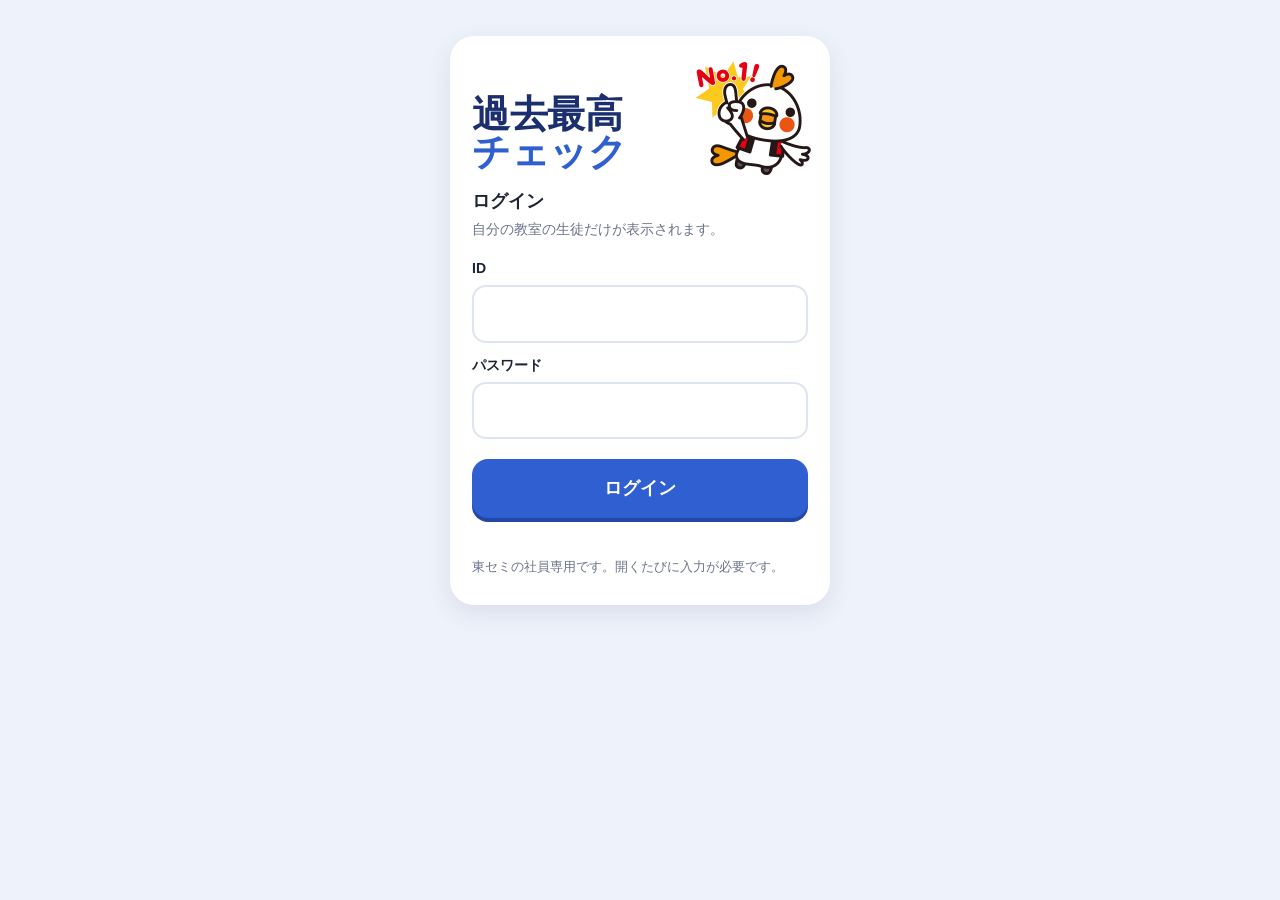
<file: kako-saiko-sp/IndexSP.html>
<!DOCTYPE html>
<html lang="ja">
<head>
<base target="_top">
<meta charset="utf-8">
<meta name="viewport" content="width=device-width, initial-scale=1, viewport-fit=cover">
<title>過去最高チェック（スマホ用）</title>
<style>
:root { --navy:#1b2f6e; --blue:#2f5fd0; --sky:#e8f0fd; --red:#e0322b; --pink:#fdecec; --green:#12925a; --mint:#e4f6ec; --ink:#1d2433; --mute:#6b7487; --line:#dfe5f0; --bg:#eef2fa; --card:#fff; --amber:#b86a00; --cream:#fff4dc; }
* { box-sizing: border-box; -webkit-tap-highlight-color: transparent; }
html, body { margin: 0; background: var(--bg); color: var(--ink); font-family: -apple-system, BlinkMacSystemFont, "Hiragino Sans", "Noto Sans JP", "Yu Gothic", sans-serif; font-size: 16px; line-height: 1.5; -webkit-text-size-adjust: 100%; }
button, input, select { font: inherit; color: inherit; }
button { cursor: pointer; }
[hidden] { display: none !important; }
#banner { padding: 10px 16px; background: var(--sky); font-size: 14px; }
#banner.err { background: var(--pink); color: var(--red); }
.wrap { max-width: 520px; margin: 0 auto; padding: 0 16px 40px; }
/* ログイン */
#gate { max-width: 420px; margin: 0 auto; padding: 36px 20px; }
.gate-card { background: var(--card); border-radius: 24px; padding: 28px 22px; box-shadow: 0 8px 24px rgba(27,47,110,.10); }
.logo { font-weight: 900; font-size: 38px; line-height: 1.02; letter-spacing: -.5px; color: var(--navy); margin: 0; }
.logo b { color: var(--blue); display: block; }
.swoosh { display: block; width: 150px; height: 14px; margin: 6px 0 14px auto; }
.gate-lead { font-weight: 700; font-size: 18px; margin: 0 0 4px; }
.gate-sub { color: var(--mute); font-size: 14px; margin: 0 0 18px; }
.gate-l { display: block; font-size: 14px; font-weight: 700; margin: 12px 0 0; }
.gate-l input { display: block; width: 100%; margin-top: 6px; padding: 14px; font-size: 17px; border: 2px solid var(--line); border-radius: 14px; background: #fff; outline: none; }
.gate-l input:focus { border-color: var(--blue); }
#gate-ok { width: 100%; margin-top: 20px; padding: 16px; font-size: 18px; font-weight: 800; color: #fff; background: var(--blue); border: 0; border-radius: 16px; box-shadow: 0 4px 0 #2247a6; }
#gate-ok:active { transform: translateY(2px); box-shadow: 0 2px 0 #2247a6; }
#gate-ok:disabled { opacity: .6; }
#gate-msg { color: var(--red); font-weight: 700; font-size: 14px; min-height: 21px; margin: 12px 0 0; }
.gate-note { color: var(--mute); font-size: 13px; margin: 6px 0 0; }
/* 上の部分 */
.top { display: flex; align-items: flex-start; justify-content: space-between; gap: 12px; padding: 20px 0 6px; }
.top .logo { font-size: 26px; }
.top .logo b { display: inline; }
.room { font-size: 22px; font-weight: 800; margin: 2px 0 0; overflow-wrap: anywhere; }
.room small { font-size: 14px; font-weight: 600; color: var(--mute); margin-left: 6px; }
.help-btn { flex: none; min-width: 44px; height: 44px; padding: 0 12px; border-radius: 22px; border: 2px solid var(--line); background: #fff; font-weight: 800; font-size: 14px; color: var(--navy); }
#room-sel { width: 100%; margin: 8px 0 0; padding: 12px; font-size: 16px; font-weight: 700; border: 2px solid var(--line); border-radius: 14px; background: #fff; }
.grades { display: grid; grid-template-columns: repeat(4, 1fr); gap: 8px; margin: 12px 0 16px; }
.grades button { padding: 12px 0; font-weight: 800; font-size: 16px; border: 2px solid var(--line); border-radius: 14px; background: #fff; color: var(--mute); }
.grades button[aria-pressed="true"] { background: var(--navy); border-color: var(--navy); color: #fff; }
/* カード */
.card { background: var(--card); border-radius: 22px; padding: 18px; margin: 0 0 14px; box-shadow: 0 4px 14px rgba(27,47,110,.07); }
.card h2 { font-size: 17px; margin: 0 0 12px; font-weight: 800; }
.card h2 span { font-size: 13px; font-weight: 600; color: var(--mute); margin-left: 6px; }
.hero { display: flex; align-items: center; gap: 16px; }
.ring { flex: none; width: 112px; height: 112px; position: relative; }
.ring svg { width: 100%; height: 100%; transform: rotate(-90deg); }
.ring .v { position: absolute; inset: 0; display: flex; flex-direction: column; align-items: center; justify-content: center; font-weight: 900; font-size: 30px; color: var(--navy); line-height: 1; }
.ring .v small { font-size: 12px; font-weight: 700; color: var(--mute); margin-top: 4px; }
.pair { flex: 1; display: grid; gap: 8px; min-width: 0; }
.tap { display: flex; align-items: center; justify-content: space-between; gap: 8px; width: 100%; padding: 12px 14px; border: 0; border-radius: 16px; text-align: left; font-weight: 800; font-size: 16px; }
.tap i { font-style: normal; font-size: 13px; font-weight: 700; display: block; opacity: .85; }
.tap b { font-size: 24px; white-space: nowrap; }
.tap b small { font-size: 14px; }
.tap::after { content: "›"; font-size: 22px; font-weight: 700; opacity: .5; margin-left: 2px; }
.tap > span { flex: 1; min-width: 0; }
.tap.ng { background: var(--pink); color: var(--red); }
.tap.ok { background: var(--mint); color: var(--green); }
.tap.plain { background: var(--sky); color: var(--navy); }
.tap.warn { background: var(--cream); color: var(--amber); }
.tap:active { filter: brightness(.95); }
.bar { height: 12px; border-radius: 6px; background: var(--pink); overflow: hidden; margin: 0 0 12px; }
.bar div { height: 100%; background: var(--green); border-radius: 6px; }
.two { display: grid; grid-template-columns: 1fr 1fr; gap: 8px; }
.two .tap { flex-direction: column; align-items: flex-start; gap: 0; position: relative; padding-right: 26px; }
.two .tap::after { position: absolute; right: 10px; top: 50%; transform: translateY(-50%); }
.rate { font-weight: 900; font-size: 22px; color: var(--navy); float: right; margin-top: -4px; }
.more { display: block; width: 100%; margin-top: 4px; padding: 14px; border: 0; border-radius: 16px; background: var(--blue); color: #fff; font-weight: 800; font-size: 16px; box-shadow: 0 4px 0 #2247a6; }
.more:active { transform: translateY(2px); box-shadow: 0 2px 0 #2247a6; }
.more.ghost { background: #fff; color: var(--navy); border: 2px solid var(--line); box-shadow: none; margin-top: 12px; }
.empty { text-align: center; color: var(--mute); padding: 18px 0; font-weight: 700; }
/* 生徒カード */
.stu { border: 2px solid var(--line); border-radius: 18px; padding: 14px; margin: 0 0 10px; background: #fff; }
.stu-h { display: flex; align-items: center; gap: 8px; }
.stu-g { flex: none; font-size: 13px; font-weight: 800; color: #fff; background: var(--navy); border-radius: 8px; padding: 2px 8px; }
.stu-n { flex: 1; min-width: 0; font-size: 18px; font-weight: 800; overflow-wrap: anywhere; }
.stu-r { flex: none; font-size: 13px; color: var(--mute); }
.stu-st { flex: none; font-size: 13px; font-weight: 800; border-radius: 10px; padding: 3px 9px; }
.stu-st.ok { background: var(--mint); color: var(--green); }
.stu-st.ng { background: var(--pink); color: var(--red); }
.stu-st.none { background: #eef0f4; color: var(--mute); }
.ato { margin: 10px 0 0; font-weight: 800; color: var(--red); font-size: 20px; line-height: 1.35; }
.ato i { font-style: normal; font-size: 13px; color: var(--mute); font-weight: 700; display: block; }
.ato span { display: inline-block; margin-right: 14px; white-space: nowrap; }
.subj { display: grid; grid-template-columns: repeat(5, 1fr); gap: 5px; margin-top: 10px; }
.sj { border-radius: 10px; padding: 6px 2px; text-align: center; background: #f3f5f9; color: #9aa2b1; min-width: 0; }
.sj b { display: block; font-size: 14px; }
.sj span { display: block; font-size: 12px; white-space: nowrap; font-variant-numeric: tabular-nums; }
.sj.on.ok { background: var(--mint); color: var(--green); }
.sj.on.ng { background: var(--pink); color: var(--red); }
.sj.on.na { background: var(--sky); color: var(--navy); }
/* 生徒一覧の画面 */
.list-top { position: sticky; top: 0; z-index: 5; background: var(--bg); padding: 12px 0 8px; }
.back { display: inline-flex; align-items: center; gap: 4px; padding: 10px 16px 10px 12px; border: 2px solid var(--line); border-radius: 22px; background: #fff; font-weight: 800; color: var(--navy); }
.list-title { font-size: 21px; font-weight: 900; margin: 12px 0 2px; }
.list-title small { font-size: 15px; color: var(--mute); margin-left: 8px; font-weight: 700; }
.list-note { font-size: 13px; color: var(--mute); margin: 0 0 8px; }
#q { width: 100%; padding: 12px 14px; font-size: 16px; border: 2px solid var(--line); border-radius: 14px; background: #fff; outline: none; }
#q:focus { border-color: var(--blue); }
/* 使い方 */
#help { position: fixed; inset: 0; z-index: 20; background: rgba(20,28,50,.45); display: flex; align-items: flex-end; }
.sheet { width: 100%; max-width: 520px; margin: 0 auto; max-height: 86vh; overflow: auto; background: #fff; border-radius: 24px 24px 0 0; padding: 20px 20px 28px; }
.sheet h2 { font-size: 19px; margin: 0 0 10px; }
.sheet h3 { font-size: 15px; margin: 16px 0 4px; color: var(--navy); }
.sheet p, .sheet li { font-size: 14px; margin: 4px 0; }
.sheet ul { padding-left: 20px; margin: 4px 0; }
.foot { text-align: center; margin: 22px 0 0; }
.foot button { border: 0; background: none; color: var(--mute); font-size: 14px; text-decoration: underline; padding: 10px; }
.gate-head { display: flex; align-items: flex-end; justify-content: space-between; gap: 8px; margin: 0 0 16px; }
.tentori { flex: none; width: 120px; height: 120px; margin: -6px -6px -6px 0; object-fit: contain; }
.gate-head .logo { white-space: nowrap; font-size: clamp(28px, 9.5vw, 38px); }
.gate-head .tentori { width: clamp(88px, 28vw, 120px); height: clamp(88px, 28vw, 120px); }
.stu-sub { margin: 6px 0 0; font-size: 14px; color: var(--mute); overflow-wrap: anywhere; }
.two .tap i { font-size: clamp(11px, 3.4vw, 13px); white-space: nowrap; }
.two { grid-template-columns: minmax(0, 1fr) minmax(0, 1fr); }
.two .tap i { max-width: 100%; overflow: hidden; text-overflow: ellipsis; }
</style>
</head>
<body>
<div id="banner" hidden></div>
<div id="gate" hidden>
  <div class="gate-card">
    <div class="gate-head"><p class="logo">過去最高<b>チェック</b></p><img class="tentori" alt="点取くん" src="[data-uri]"></div>
    <p class="gate-lead">ログイン</p>
    <p class="gate-sub">自分の教室の生徒だけが表示されます。</p>
    <label class="gate-l">ID<input id="gate-id" type="email" inputmode="email" autocomplete="off" autocapitalize="none" autocorrect="off" spellcheck="false"></label>
    <label class="gate-l">パスワード<input id="gate-input" type="password" autocomplete="off"></label>
    <button id="gate-ok" type="button">ログイン</button>
    <p id="gate-msg"></p>
    <p class="gate-note">東セミの社員専用です。開くたびに入力が必要です。</p>
  </div>
</div>
<div id="app" class="wrap" hidden>
  <div id="home">
    <header class="top">
      <div>
        <p class="logo">過去最高<b>チェック</b></p>
        <p class="room" id="room-name"></p>
      </div>
      <button type="button" class="help-btn" id="help-btn">？ 見方</button>
    </header>
    <select id="room-sel" aria-label="教室" hidden></select>
    <div class="grades" id="grades" role="group" aria-label="学年">
      <button type="button" data-g="全学年">全学年</button>
      <button type="button" data-g="中3">中3</button>
      <button type="button" data-g="中2">中2</button>
      <button type="button" data-g="中1">中1</button>
    </div>
    <section class="card">
      <h2>受講科目で過去最高</h2>
      <div class="hero">
        <div class="ring">
          <svg viewBox="0 0 120 120" aria-hidden="true"><circle cx="60" cy="60" r="50" fill="none" stroke="#fdecec" stroke-width="14"/><circle id="ring-arc" cx="60" cy="60" r="50" fill="none" stroke="#12925a" stroke-width="14" stroke-linecap="round" stroke-dasharray="0 315"/></svg>
          <div class="v"><span id="take-rate">－</span><small>達成率</small></div>
        </div>
        <div class="pair">
          <button type="button" class="tap ng" data-list="take_ng"><span><i>🔥 まだの生徒</i></span><b id="n-take_ng">0<small>人</small></b></button>
          <button type="button" class="tap ok" data-list="take_ok"><span><i>🎉 達成した生徒</i></span><b id="n-take_ok">0<small>人</small></b></button>
        </div>
      </div>
    </section>
    <section class="card" id="near-card">
      <h2>あと少しで過去最高！<span>点数が近い順</span></h2>
      <div id="near"></div>
      <button type="button" class="more" data-list="take_ng" id="near-more">まだの生徒をすべて見る</button>
    </section>
    <section class="card">
      <h2>全5科目で過去最高 <b class="rate" id="all-rate">－</b></h2>
      <div class="bar"><div id="all-bar" style="width:0"></div></div>
      <div class="two">
        <button type="button" class="tap ng" data-list="all_ng"><i>まだの生徒</i><b id="n-all_ng">0<small>人</small></b></button>
        <button type="button" class="tap ok" data-list="all_ok"><i>達成した生徒</i><b id="n-all_ok">0<small>人</small></b></button>
      </div>
    </section>
    <section class="card">
      <h2>そのほか</h2>
      <div class="two">
        <button type="button" class="tap plain" data-list="known"><i>判定した在籍生</i><b id="n-known">0<small>人</small></b></button>
        <button type="button" class="tap plain" data-list="every"><i>全員</i><b id="n-every">0<small>人</small></b></button>
        <button type="button" class="tap warn" data-list="unknown"><i>受講科目不明</i><b id="n-unknown">0<small>人</small></b></button>
        <button type="button" class="tap warn" data-list="na"><i>判定不可</i><b id="n-na">0<small>人</small></b></button>
        <button type="button" class="tap warn" data-list="missing"><i>登録漏れ</i><b id="n-missing">0<small>人</small></b></button>
        <button type="button" class="tap warn" data-list="gone"><i>削除漏れ</i><b id="n-gone">0<small>人</small></b></button>
      </div>
    </section>
    <p class="foot"><button type="button" id="logout">ログアウト</button></p>
  </div>
  <div id="list" hidden>
    <div class="list-top">
      <button type="button" class="back" id="back">‹ もどる</button>
      <p class="list-title"><span id="list-title"></span><small id="list-count"></small></p>
      <p class="list-note" id="list-note"></p>
      <input id="q" type="search" placeholder="名前で検索" autocomplete="off">
    </div>
    <div id="cards"></div>
  </div>
  <div id="help" hidden>
    <div class="sheet" role="dialog" aria-label="見方">
      <h2>見方</h2>
      <h3>数字を押すと、生徒が出ます</h3>
      <p>「まだの生徒 ○人」などの色のついたボタンを押すと、その生徒の一覧が開きます。</p>
      <h3>生徒カードの読み方</h3>
      <ul>
        <li><b>あと ○点</b>：その科目で過去最高になるまでの点数です。</li>
        <li><b>96→92</b>：左が基準点（前の学年の最高点）、右が今年度の最高点です。</li>
        <li>緑は達成、赤はまだ、灰色は受講していない科目です。</li>
      </ul>
      <h3>判定のルール</h3>
      <ul>
        <li>今年度の最高点が基準点以上（同点もOK）なら達成です。</li>
        <li>中1と年度の途中で入った生徒は、今年度最初のテストが基準点です。</li>
        <li>「受講科目で過去最高」は、受講している科目がすべて達成のときです。</li>
        <li>中高一貫校の生徒は対象外です。</li>
        <li>受講科目不明は、授業の記録に国・社・数・理・英がない生徒です。</li>
        <li>判定不可は、比べる点数がまだない生徒です。</li>
        <li>成績表への登録漏れは、在籍になっているのに★◯年度卒業生・テスト成績に名前がない生徒です。</li>
        <li>成績表での削除漏れは、★◯年度卒業生・テスト成績に名前があるのに、在籍になっていない生徒です（退会の可能性）。</li>
      </ul>
      <button type="button" class="more ghost" id="help-close">とじる</button>
    </div>
  </div>
</div>
<script>
/* ===== Apps Script 用の小さな実行基盤（dash）：データ取得・再描画・フィルタ状態 ===== */
window.dash = (() => {
  const SRC = ['g3_tests', 'g2_tests', 'g1_tests', 'class_lessons', 'kobetsu_lessons', 'roster'];
  const loaders = {}, calcs = {}, draws = {}, listeners = [], cache = {};
  let raw = null, state = 'loading', errMsg = '';
  const params = {};
  function data(id) {
    if (state !== 'ok') return { status: state, data: [], columns: [], message: errMsg };
    if (cache[id]) return cache[id];
    let r;
    try {
      if (SRC.includes(id)) {
        const o = loaders[id].fn({ answer: { values: raw[id] } });
        r = { status: 'ok', data: Array.isArray(o) ? o : o.rows };
      } else if (calcs[id]) {
        const c = calcs[id];
        const ins = c.inputs.map((i) => { const d = data(i); if (d.status !== 'ok') throw new Error(i + ': ' + (d.message || d.status)); return d.data; });
        r = { status: 'ok', data: c.fn(...ins) };
      } else r = { status: 'missing', data: [] };
    } catch (e) { r = { status: 'error', data: [], message: String((e && e.message) || e) }; console.error(id, e); }
    return (cache[id] = r);
  }
  function runDraw(name) {
    document.querySelectorAll('[data-draw="' + name + '"]').forEach((el) => { try { draws[name](el); } catch (e) { console.error(name, e); } });
  }
  function run() {
    listeners.forEach((f) => { try { f(); } catch (e) { console.error(e); } });
    Object.keys(draws).forEach(runDraw);
  }
  let timer = null;
  const later = () => { clearTimeout(timer); timer = setTimeout(run, 60); };
  
  return {
    loader: (id, o) => { loaders[id] = o; },
    calc: (id, o) => { calcs[id] = o; },
    data,
    onData: (fn) => { listeners.push(fn); },
    draw: (name, fn) => { if (fn) draws[name] = fn; else if (draws[name]) runDraw(name); },
    params: () => Object.assign({}, params),
    setParams: (o) => { Object.keys(o).forEach((k) => { if (o[k] == null) delete params[k]; else params[k] = o[k]; }); run(); },
    resetParams: () => { Object.keys(params).forEach((k) => delete params[k]); run(); },
    setLink: () => {},
    refresh: () => {},
    colors: ['#2f6fed', '#e07b39', '#2a9d8f', '#9b5de5', '#d6a100', '#6c757d', '#c2185b', '#00838f'],
    _set: (r) => { raw = r; state = 'ok'; Object.keys(cache).forEach((k) => delete cache[k]); },
    _fail: (m) => { state = 'error'; errMsg = m; },
    _run: run,
  };
})();
</script>
<script>
dash.loader('g3_tests', {
  description: 'シートの値を「生徒×テスト」の行に並べ替え。1学期のテストから新しい学年として数えます。',
  fn: ({ answer }) => {
    const a = typeof answer === 'string' ? JSON.parse(answer) : answer;
    if (!a || !Array.isArray(a.values)) throw new Error('シートの値が読めませんでした: ' + Object.keys(a || {}).join(', '));
    const v = a.values;
    const labels = v[0] || [], head = v[1] || [];
    const subj = { '国': '国', '社': '社', '数': '数', '理': '理', '英': '英' };
    const blocks = [];
    let year = -1;
    for (let c = 4; c < head.length; c++) {
      if (head[c] === '順位') {
        const label = String(labels[c] || '').trim();
        if (label.startsWith('1学期') || year < 0) year++;
        const cols = {};
        for (let k = c + 1; k < c + 7 && k < head.length; k++) {
          const s = subj[String(head[k] || '').trim().charAt(0)];
          if (s) cols[s] = k;
        }
        blocks.push({ no: blocks.length + 1, year: year + 1, label, cols });
      }
    }
    const rows = [];
    for (let r = 2; r < v.length; r++) {
      const row = v[r] || [];
      const name = String(row[1] || '').trim();
      if (!name) continue;
      let has = false;
      for (const b of blocks) {
        const out = { 行: r + 1, 生徒ID: String(row[0] || '').trim(), 名前: name, 教室: String(row[2] || '').trim(), 中学校: String(row[3] || '').trim(), 回: b.no, 学年次: b.year, テスト: b.label };
        let any = false;
        for (const s of ['国', '社', '数', '理', '英']) {
          const t = b.cols[s] == null ? '' : String(row[b.cols[s]] ?? '').trim();
          const n = t === '' ? null : Number(t);
          out[s] = Number.isFinite(n) ? n : null;
          if (out[s] != null) any = true;
        }
        if (any) { rows.push(out); has = true; }
      }
      // 点数がまだ1つもない生徒も、タブに登録されていることが分かるよう1行残す（判定には使わない。登録漏れチェック用）
      if (!has) rows.push({ 行: r + 1, 生徒ID: String(row[0] || '').trim(), 名前: name, 教室: String(row[2] || '').trim(), 中学校: String(row[3] || '').trim(), 登録のみ: true });
    }
    return rows;
  },
});
dash.loader('g2_tests', {
  description: 'シートの値を「生徒×テスト」の行に並べ替え。1学期のテストから新しい学年として数えます。',
  fn: ({ answer }) => {
    const a = typeof answer === 'string' ? JSON.parse(answer) : answer;
    if (!a || !Array.isArray(a.values)) throw new Error('シートの値が読めませんでした: ' + Object.keys(a || {}).join(', '));
    const v = a.values;
    const labels = v[0] || [], head = v[1] || [];
    const subj = { '国': '国', '社': '社', '数': '数', '理': '理', '英': '英' };
    const blocks = [];
    let year = -1;
    for (let c = 4; c < head.length; c++) {
      if (head[c] === '順位') {
        const label = String(labels[c] || '').trim();
        if (label.startsWith('1学期') || year < 0) year++;
        const cols = {};
        for (let k = c + 1; k < c + 7 && k < head.length; k++) {
          const s = subj[String(head[k] || '').trim().charAt(0)];
          if (s) cols[s] = k;
        }
        blocks.push({ no: blocks.length + 1, year: year + 1, label, cols });
      }
    }
    const rows = [];
    for (let r = 2; r < v.length; r++) {
      const row = v[r] || [];
      const name = String(row[1] || '').trim();
      if (!name) continue;
      let has = false;
      for (const b of blocks) {
        const out = { 行: r + 1, 生徒ID: String(row[0] || '').trim(), 名前: name, 教室: String(row[2] || '').trim(), 中学校: String(row[3] || '').trim(), 回: b.no, 学年次: b.year, テスト: b.label };
        let any = false;
        for (const s of ['国', '社', '数', '理', '英']) {
          const t = b.cols[s] == null ? '' : String(row[b.cols[s]] ?? '').trim();
          const n = t === '' ? null : Number(t);
          out[s] = Number.isFinite(n) ? n : null;
          if (out[s] != null) any = true;
        }
        if (any) { rows.push(out); has = true; }
      }
      // 点数がまだ1つもない生徒も、タブに登録されていることが分かるよう1行残す（判定には使わない。登録漏れチェック用）
      if (!has) rows.push({ 行: r + 1, 生徒ID: String(row[0] || '').trim(), 名前: name, 教室: String(row[2] || '').trim(), 中学校: String(row[3] || '').trim(), 登録のみ: true });
    }
    return rows;
  },
});
dash.loader('g1_tests', {
  description: 'シートの値を「生徒×テスト」の行に並べ替え。1学期のテストから新しい学年として数えます。',
  fn: ({ answer }) => {
    const a = typeof answer === 'string' ? JSON.parse(answer) : answer;
    if (!a || !Array.isArray(a.values)) throw new Error('シートの値が読めませんでした: ' + Object.keys(a || {}).join(', '));
    const v = a.values;
    const labels = v[0] || [], head = v[1] || [];
    const subj = { '国': '国', '社': '社', '数': '数', '理': '理', '英': '英' };
    const blocks = [];
    let year = -1;
    for (let c = 4; c < head.length; c++) {
      if (head[c] === '順位') {
        const label = String(labels[c] || '').trim();
        if (label.startsWith('1学期') || year < 0) year++;
        const cols = {};
        for (let k = c + 1; k < c + 7 && k < head.length; k++) {
          const s = subj[String(head[k] || '').trim().charAt(0)];
          if (s) cols[s] = k;
        }
        blocks.push({ no: blocks.length + 1, year: year + 1, label, cols });
      }
    }
    const rows = [];
    for (let r = 2; r < v.length; r++) {
      const row = v[r] || [];
      const name = String(row[1] || '').trim();
      if (!name) continue;
      let has = false;
      for (const b of blocks) {
        const out = { 行: r + 1, 生徒ID: String(row[0] || '').trim(), 名前: name, 教室: String(row[2] || '').trim(), 中学校: String(row[3] || '').trim(), 回: b.no, 学年次: b.year, テスト: b.label };
        let any = false;
        for (const s of ['国', '社', '数', '理', '英']) {
          const t = b.cols[s] == null ? '' : String(row[b.cols[s]] ?? '').trim();
          const n = t === '' ? null : Number(t);
          out[s] = Number.isFinite(n) ? n : null;
          if (out[s] != null) any = true;
        }
        if (any) { rows.push(out); has = true; }
      }
      // 点数がまだ1つもない生徒も、タブに登録されていることが分かるよう1行残す（判定には使わない。登録漏れチェック用）
      if (!has) rows.push({ 行: r + 1, 生徒ID: String(row[0] || '').trim(), 名前: name, 教室: String(row[2] || '').trim(), 中学校: String(row[3] || '').trim(), 登録のみ: true });
    }
    return rows;
  },
});
// 「クラス」「個別」タブ（ICCの授業記録）。見出しで列を探し、授業ごとの行に（校舎・生徒ID・学年・科目だけ使う）
const lessonLoader = (tab) => ({
  description: '「' + tab + '」タブ（ICCの授業記録）の見出しで列を探し、授業ごとの行に（校舎・生徒ID・学年・科目だけ使う）。',
  fn: ({ answer }) => {
    const a = typeof answer === 'string' ? JSON.parse(answer) : answer;
    if (!a || !Array.isArray(a.values)) throw new Error('シートの値が読めませんでした: ' + Object.keys(a || {}).join(', '));
    const v = a.values;
    const head = (v[0] || []).map((h) => String(h).trim());
    const ix = (n) => head.indexOf(n);
    const iS = ix('校舎'), iId = ix('生徒ID'), iG = ix('学年'), iK = ix('科目');
    if ([iS, iId, iG, iK].some((x) => x < 0)) throw new Error('「' + tab + '」タブに 校舎・生徒ID・学年・科目 の見出しが見つかりません');
    return v.slice(1).filter((r) => r && String(r[iId] ?? '').trim()).map((r) => ({
      生徒ID: String(r[iId] ?? '').trim(), 学年: String(r[iG] ?? '').trim(), 校舎: String(r[iS] ?? '').trim(), 科目: String(r[iK] ?? '').trim(),
    }));
  },
});
dash.loader('class_lessons', lessonLoader('クラス'));
dash.loader('kobetsu_lessons', lessonLoader('個別'));
// 「生徒の名簿」タブ：見出し「生徒ID」ごとのかたまり（中3・中2・中1）を読み、生徒ごとの行にする（登録漏れチェック用・試行）
dash.loader('roster', {
  description: '「生徒の名簿」タブの見出しで列を探し、生徒ごとの行に（生徒ID・校舎・状態・現学年・生徒名・学校名）。',
  fn: ({ answer }) => {
    const a = typeof answer === 'string' ? JSON.parse(answer) : answer;
    const v = a && Array.isArray(a.values) ? a.values : [];
    const hi = v.findIndex((r) => (r || []).some((c) => String(c).trim() === '生徒ID'));
    if (hi < 0) return [];
    const head = v[hi].map((h) => String(h).trim());
    const starts = head.map((h, i) => (h === '生徒ID' ? i : -1)).filter((i) => i >= 0);
    const rows = [];
    starts.forEach((s, bi) => {
      const end = bi + 1 < starts.length ? starts[bi + 1] : head.length;
      const col = (n) => { const i = head.indexOf(n, s); return i >= 0 && i < end ? i : -1; };
      const c = { 校舎: col('校舎'), 状態: col('状態'), 学年: col('現学年'), 名前: col('生徒名'), 中学校: col('学校名') };
      for (let r = hi + 1; r < v.length; r++) {
        const row = v[r] || [];
        const id = String(row[s] ?? '').trim();
        if (!id) continue;
        const g = (k) => (c[k] < 0 ? '' : String(row[c[k]] ?? '').trim());
        rows.push({ 生徒ID: id, 校舎: g('校舎'), 状態: g('状態'), 学年: g('学年'), 名前: g('名前'), 中学校: g('中学校') });
      }
    });
    return rows;
  },
});
dash.calc('missing', {
  inputs: ['roster', 'g3_tests', 'g2_tests', 'g1_tests'],
  title: '成績表への登録漏れ',
  description: '「生徒の名簿」タブの在塾生（中高一貫校を除く）のうち、同じ学年の定期テストのタブに生徒IDが見つからない生徒。',
  fn: (roster, g3_tests, g2_tests, g1_tests) => {
    const gradeOf = (g) => (String(g).match(/中[１1]/) ? '中1' : String(g).match(/中[２2]/) ? '中2' : String(g).match(/中[３3]/) ? '中3' : '');
    const IKKAN = ['大分豊府', '大分岩田', '大分向陽', '大分大分', '宮崎日本大学', '宮崎宮崎学園', '宮崎宮崎西附属', '宮崎宮崎第一', '別府明豊', '宮崎日向学院',
      '大分豊府中', '大分岩田中', '大分向陽中', '大分中', '宮崎日本大学中', '宮崎学園中', '宮崎西高附属中', '宮崎第一中', '明豊中', '日向学院中'];
    const ids = { 中3: new Set(g3_tests.map((t) => t.生徒ID)), 中2: new Set(g2_tests.map((t) => t.生徒ID)), 中1: new Set(g1_tests.map((t) => t.生徒ID)) };
    const shortRoom = (s) => String(s || '').replace(/＋/g, '+').replace(/\s/g, '').replace(/Passion(\+?)$/, 'P$1').replace(/Spirits$/, 'S');
    const order = { 中3: 0, 中2: 1, 中1: 2 };
    // 名簿でPとSの区別がない校舎名は、一覧では次のように表示する（11/11 野中さん指定）
    const ROSTER_ROOM = { 滝尾教室: '滝尾SP', 明野Spirits: '明野アクロスSP', わさだDesaki: 'わさだDesakiSP' };
    const out = [];
    for (const r of roster) {
      const gr = gradeOf(r.学年);
      if (!gr) continue;
      if (r.状態 && r.状態 !== '在塾') continue;
      if (String(r.中学校 || '').split('/').some((x) => IKKAN.includes(x.trim()))) continue;
      if (ids[gr].has(r.生徒ID)) continue;
      const other = ['中3', '中2', '中1'].find((g) => g !== gr && ids[g].has(r.生徒ID));
      out.push({ key: gr + '-' + r.生徒ID, 学年: gr, 校舎: shortRoom(ROSTER_ROOM[String(r.校舎 || '').trim()] || r.校舎), 生徒ID: r.生徒ID, 名前: r.名前, 中学校: r.中学校, 備考: other ? other + 'のタブに登録あり' : '' });
    }
    return out.sort((a, b) => order[a.学年] - order[b.学年] || a.校舎.localeCompare(b.校舎, 'ja') || a.生徒ID.localeCompare(b.生徒ID, 'ja', { numeric: true }));
  },
});
dash.calc('gone', {
  inputs: ['roster', 'g3_tests', 'g2_tests', 'g1_tests'],
  title: '名簿にいない生徒',
  description: '定期テストのタブに生徒IDがあるのに、「生徒の名簿」タブにいない生徒（退会の可能性）。',
  fn: (roster, g3_tests, g2_tests, g1_tests) => {
    if (!roster.length) return [];
    const inRoster = new Set(roster.map((r) => r.生徒ID));
    const shortRoom = (s) => String(s || '').replace(/＋/g, '+').replace(/\s/g, '').replace(/Passion(\+?)$/, 'P$1').replace(/Spirits$/, 'S');
    const order = { 中3: 0, 中2: 1, 中1: 2 };
    const m = new Map();
    for (const [gr, tests] of [['中3', g3_tests], ['中2', g2_tests], ['中1', g1_tests]]) {
      for (const t of tests) {
        const id = String(t.生徒ID ?? '').trim();
        if (!id || inRoster.has(id)) continue;
        const k = gr + '-' + id;
        if (!m.has(k)) m.set(k, { key: 'gone-' + k, 学年: gr, 校舎s: [], 生徒ID: id, 名前: t.名前, 中学校: t.中学校 });
        const room = shortRoom(t.教室);
        if (room && !m.get(k).校舎s.includes(room)) m.get(k).校舎s.push(room);
      }
    }
    return [...m.values()].map((r) => ({ key: r.key, 学年: r.学年, 校舎: r.校舎s.join('・'), 生徒ID: r.生徒ID, 名前: r.名前, 中学校: r.中学校 }))
      .sort((a, b) => order[a.学年] - order[b.学年] || a.校舎.localeCompare(b.校舎, 'ja') || a.生徒ID.localeCompare(b.生徒ID, 'ja', { numeric: true }));
  },
});
dash.calc('courses', {
  inputs: ['class_lessons', 'kobetsu_lessons'],
  title: '受講科目（クラス・個別）',
  description: '「クラス」「個別」タブの授業を、生徒ID・学年・校舎ごとにまとめ、授業がある科目（国・社・数・理・英。英語演習・数学演習も含む）を受講科目とする。',
  fn: (class_lessons, kobetsu_lessons) => {
    const groups = new Map();
    for (const [kind, rows] of [['クラス', class_lessons], ['個別', kobetsu_lessons]]) {
      for (const r of rows) {
        const k = r.生徒ID + '|' + r.学年 + '|' + r.校舎;
        if (!groups.has(k)) groups.set(k, { 生徒ID: r.生徒ID, 姓: '', 名: '', 学年: r.学年, 校舎: r.校舎, 科目: new Set(), 区分: new Set() });
        const g = groups.get(k);
        g.科目.add(r.科目); g.区分.add(kind);
      }
    }
    return [...groups.values()].map((g) => ({ 生徒ID: g.生徒ID, 姓: '', 名: '', 学年: g.学年, 校舎: g.校舎, 最新受講状況: [...g.科目].join(' '), 区分: [...g.区分].join('・') }));
  },
});
dash.calc('judge', {
  inputs: ['g3_tests', 'g2_tests', 'g1_tests', 'courses'],
  title: '生徒ごとの過去最高判定',
  description: '前の学年の科目別最高点（記録がない中1・途中入塾は今年度最初の点数、残り1回なら80点ラインも可）を基準に、今年度の最高点と比べ、受講科目・全5科目について達成か判定（基準点なし／80／90の3通り）。',
  fn: (g3_tests, g2_tests, g1_tests, courses) => {
    const SUBJ = ['国', '社', '数', '理', '英'];
    const MODES = [['なし', null], ['80', 80], ['90', 90]];
    const norm = (s) => String(s || '').replace(/[\s　]/g, '');
    const gradeOf = (g) => (String(g).match(/中[１1]/) ? '中1' : String(g).match(/中[２2]/) ? '中2' : String(g).match(/中[３3]/) ? '中3' : '');
    const byId = new Map(), byName = new Map();
    for (const c of courses) {
      const gr = gradeOf(c.学年);
      if (!gr) continue;
      const item = { ...c, gr, nm: norm(c.姓 + c.名) };
      if (c.生徒ID) { if (!byId.has(c.生徒ID)) byId.set(c.生徒ID, []); byId.get(c.生徒ID).push(item); }
      const k = gr + '|' + item.nm;
      if (!byName.has(k)) byName.set(k, []); byName.get(k).push(item);
    }
    const subjOf = (txt) => {
      const map = { 国語: '国', 社会: '社', 数学: '数', 算数: '数', 理科: '理', 英語: '英' };
      const set = new Set();
      for (const m of String(txt).matchAll(/国語|社会|数学|算数|理科|英語/g)) set.add(map[m[0]]);
      return SUBJ.filter((s) => set.has(s));
    };
    const out = [];
    for (const [grade, tests0] of [['中3', g3_tests], ['中2', g2_tests], ['中1', g1_tests]]) {
      const tests = tests0.filter((t) => !t.登録のみ);
      const lastYear = Math.max(...tests.map((t) => t.学年次));
      // 各テストが年度の何回目か（1学期期末=1 … 学年末=4）
      const TESTS_PER_YEAR = 4;
      const posOf = new Map();
      for (const y of new Set(tests.map((t) => t.学年次))) {
        [...new Set(tests.filter((t) => t.学年次 === y).map((t) => t.回))].sort((a, b) => a - b).forEach((no, i) => posOf.set(no, i + 1));
      }
      const students = new Map();
      for (const t of tests) {
        if (!students.has(t.行)) students.set(t.行, []);
        students.get(t.行).push(t);
      }
      for (const [row, ts] of students) {
        const s0 = ts[0];
        // 中高一貫校の生徒は過去最高チェックの対象外（学校名の「/」区切りのどれかが一致したら外す）
        const IKKAN = ['大分豊府', '大分岩田', '大分向陽', '大分大分', '宮崎日本大学', '宮崎宮崎学園', '宮崎宮崎西附属', '宮崎宮崎第一', '別府明豊', '宮崎日向学院',
          '大分豊府中', '大分岩田中', '大分向陽中', '大分中', '宮崎日本大学中', '宮崎学園中', '宮崎西高附属中', '宮崎第一中', '明豊中', '日向学院中'];
        if (String(s0.中学校 || '').split('/').some((x) => IKKAN.includes(x.trim()))) continue;
        const nm = norm(s0.名前);
        let cands = (s0.生徒ID && byId.get(s0.生徒ID)) || [];
        cands = cands.filter((c) => c.gr === grade);
        // 同じ生徒が複数の教室に載っている（併用）ときは、すべての行の受講科目を合わせる
        const merge = (rows) => (rows.length ? { ...rows[0], 最新受講状況: rows.map((c) => c.最新受講状況).join(' '), 校舎一覧: rows.map((c) => c.校舎), 行一覧: rows } : null);
        // 「クラス」「個別」タブは生徒IDで照合する（氏名は使わない）
        const hit = cands.length ? merge(cands) : null;
        // わさだPassion+・福間南Passion+ の生徒は、受講状況に関わらず5科目すべてを受講科目とする
        const ALL5_ROOMS = ['わさだPassion+', '福間南Passion+'];
        const all5 = ALL5_ROOMS.includes(String(s0.教室 || '').replace(/＋/g, '+').trim());
        // 教室はテストのタブが正。「クラス」「個別」タブの行のうち、テストのタブと同じ教室の行の科目だけを使う
        // （違う校舎の行も、同じ校舎でもPassion／Spiritsが違う行も見ない。同じ教室の行がなければ受講科目不明）
        // 書き方の違い（＋と+、P→Passion、S→Spirits）はそろえる。明野と明野アクロスは別の教室。
        // 種別（Passion／Spirits）が書かれていない教室名は、その校舎のどちらの種別とも同じ教室とみなす
        // 「クラス」「個別」タブには明野アクロスの校舎がなく、明野アクロスの生徒（Passion・Spirits）は「明野Spirits」の行に入っている。
        // そのため、テストのタブで明野アクロスの生徒は「明野Spirits」の行で受講科目を判断する
        const roomKey = (s) => {
          const x = String(s || '').replace(/＋/g, '+').replace(/\s/g, '');
          const m = x.match(/^(.*?)(Passion\+|Passion|Spirits|教室|P|S)?$/);
          const typ = { P: 'Passion', S: 'Spirits', 教室: '' }[m[2]] ?? (m[2] || '');
          return [m[1], typ];
        };
        const sameRoom = (a, b) => {
          const [ca, ta] = roomKey(a); const [cb, tb] = roomKey(b);
          if (cb === '明野アクロス') return ca === '明野' && ta === 'Spirits';
          return ca === cb && (ta === tb || !ta || !tb);
        };
        const own = hit ? (hit.行一覧 || [hit]).filter((c) => sameRoom(c.校舎, s0.教室)) : [];
        const ownStatus = own.map((c) => c.最新受講状況).join(' ');
        const taken = all5 ? SUBJ.slice() : own.length ? subjOf(ownStatus) : [];
        // 「クラス」「個別」タブに同じ教室の授業がない（国・社・数・理・英の授業がない）→ 受講科目不明
        const known = all5 || (!!hit && taken.length > 0);
        const d3sum = (arr) => arr.reduce((t, x) => t + x[1], 0);
        // 画面の教室名は Passion→P、Spirits→S と短く表記する（例：わさだDesakiPassion → わさだDesakiP、わさだPassion+ → わさだP+）
        const shortRoom = (s) => String(s || '').replace(/＋/g, '+').replace(/\s/g, '').replace(/Passion(\+?)$/, 'P$1').replace(/Spirits$/, 'S');
        const rec = { key: grade + '-' + row, 学年: grade, 教室: shortRoom(s0.教室), 名前: s0.名前, 生徒ID: s0.生徒ID, 在籍: known ? '在籍' : '受講科目不明', 最新受講状況: ownStatus, 取得科目: known ? taken.join('') : '受講科目不明' };
        const prevYear = lastYear - 1;
        // cutoff：今年度の何回目のテストまでを見るか（推移用）。Infinity＝最新まで
        const scoresAt = (s, cutoff) => {
          const prev = grade === '中1' ? [] : ts.filter((t) => t.学年次 === prevYear && t[s] != null).map((t) => t[s]);
          const seq = ts.filter((t) => t.学年次 === lastYear && t[s] != null && (posOf.get(t.回) || 0) <= cutoff).sort((a, b) => a.回 - b.回);
          if (prev.length) {
            // 前年度の記録あり：前年度の最高点が基準
            return { b: Math.max(...prev), n: seq.length ? Math.max(...seq.map((t) => t[s])) : null, rescue: false };
          }
          // 前年度の記録なし（中1・途中入塾）：今年度最初のテストが基準、その後のテストで比べる
          // 基準のテストが年度の3回目（2学期期末）以降＝残り1回なら、点数ライン（80点、90点設定時は90点）でも達成
          return {
            b: seq.length ? seq[0][s] : null,
            n: seq.length > 1 ? Math.max(...seq.slice(1).map((t) => t[s])) : null,
            rescue: seq.length ? (posOf.get(seq[0].回) || 0) >= TESTS_PER_YEAR - 1 : false,
          };
        };
        const verdictOf = (sc, th) => {
          if (sc.n == null) return null;
          if (th != null && sc.n >= th) return true;
          if (sc.rescue && sc.n >= (th ?? 80)) return true;
          if (sc.b == null) return null;
          return sc.n >= sc.b;
        };
        // 達成まであと何点（×の科目だけ）：基準点、または80点・90点ラインのうち近い方まで
        const needOf = (sc, th) => {
          const c = [sc.b - sc.n];
          if (th != null) c.push(th - sc.n);
          if (sc.rescue) c.push((th ?? 80) - sc.n);
          return Math.max(1, Math.min(...c));
        };
        const judgeSet = (set, v) => {
          const vs = set.map((s) => v[s]).filter((x) => x !== null);
          if (!vs.length) return '判定不可';
          return vs.every((x) => x) ? '達成' : '未達成';
        };
        const final = {};
        for (const s of SUBJ) {
          final[s] = scoresAt(s, Infinity);
          rec[s + '基準'] = final[s].b;
          rec[s + '今年'] = final[s].n;
        }
        for (const [mk, th] of MODES) {
          const v = {};
          for (const s of SUBJ) v[s] = verdictOf(final[s], th);
          rec['取得判定_' + mk] = known ? judgeSet(taken, v) : '－';
          rec['全科目判定_' + mk] = judgeSet(SUBJ, v);
          const needs = (set) => set.filter((s) => v[s] === false).map((s) => [s, needOf(final[s], th)]);
          const tk = known ? needs(taken) : [], al = needs(SUBJ);
          // 全科目を持っておき、表では列に収まる分だけ表示して残りを「…」にする（合計点は全科目で計算）
          const short = (arr) => arr.map(([s, n]) => s + n).join(' ');
          rec['取得あと_' + mk] = short(tk);
          rec['取得あと計_' + mk] = tk.length ? d3sum(tk) : null;
          rec['全あと_' + mk] = short(al);
          rec['全あと計_' + mk] = al.length ? d3sum(al) : null;
          for (const s of SUBJ) {
            const x = v[s], b = final[s].b, n = final[s].n;
            rec[s + '判定_' + mk] = x === null ? '' : x ? '○' : '×';
            rec[s + '_' + mk] = (b == null && n == null) ? '' : (b ?? '－') + '→' + (n ?? '－') + (x === null ? '' : x ? ' ○' : ' ×');
          }
        }
        out.push(rec);
      }
    }
    return out;
  },
});
dash.calc('summary', {
  inputs: ['judge'],
  title: '学年・教室別の達成数',
  description: '在籍生について、学年・教室・基準点ごとに達成・未達成の人数と達成率、受講科目ごとの更新率（更新した科目数÷受講科目数）を数えたもの。科目別達成率は受講に関わらず全員で数える。',
  fn: (judge) => {
    const out = [];
    const groups = new Map();
    for (const r of judge) {
      for (const gr of [r.学年, '全学年']) for (const room of ['全教室', r.教室]) {
        const k = gr + '|' + room;
        if (!groups.has(k)) groups.set(k, []);
        groups.get(k).push(r);
      }
    }
    for (const [k, rs] of groups) {
      const [学年, 教室] = k.split('|');
      for (const 基準 of ['なし', '80', '90']) {
        const ins = rs.filter((r) => r.在籍 === '在籍');
      const cnt = (f, v) => ins.filter((r) => r[f + '_' + 基準] === v).length;
        const a1 = cnt('取得判定', '達成'), m1 = cnt('取得判定', '未達成');
        const a2 = cnt('全科目判定', '達成'), m2 = cnt('全科目判定', '未達成');
        // 受講科目ごとの更新率：受講科目（○か×が付いた科目）の数を分母に、○の科目の数を数える
        let su = 0, sn = 0;
        for (const r of ins) for (const s of String(r.取得科目)) {
          const v = r[s + '判定_' + 基準];
          if (v === '○') { su++; sn++; } else if (v === '×') sn++;
        }
        // 科目別達成率：受講に関わらず、その科目に○か×が付いた生徒（受講科目不明の生徒も含む）
        const bySubj = {};
        for (const s of ['国', '社', '数', '理', '英']) {
          const o = rs.filter((r) => r[s + '判定_' + 基準] === '○').length, x = rs.filter((r) => r[s + '判定_' + 基準] === '×').length;
          bySubj[s + '達成'] = o; bySubj[s + '判定数'] = o + x; bySubj[s + '達成率'] = o + x ? o / (o + x) : null;
        }
        out.push({ key: 学年 + '|' + 教室 + '|' + 基準, 学年, 教室, 基準, 在籍生: ins.length, タブなし: rs.length - ins.length, 取得達成: a1, 取得未達成: m1, 取得達成率: a1 + m1 ? a1 / (a1 + m1) : null, 全科目達成: a2, 全科目未達成: m2, 全科目達成率: a2 + m2 ? a2 / (a2 + m2) : null, 取得判定不可: cnt('取得判定', '判定不可'), 全科目判定不可: cnt('全科目判定', '判定不可'), 科目更新: su, 科目判定数: sn, 科目更新率: sn ? su / sn : null, ...bySubj });
      }
    }
    return out;
  },
});
</script>
<script>
/* ===== スマホ用（教室長向け・簡易版）の画面 ===== */
(() => {
  const MODE = 'なし';
  const SUBJ = ['国', '社', '数', '理', '英'];
  const GORDER = { 中3: 0, 中2: 1, 中1: 2 };
  const $ = (id) => document.getElementById(id);
  const mk = (tag, cls, txt) => { const e = document.createElement(tag); if (cls) e.className = cls; if (txt != null) e.textContent = txt; return e; };
  const save = (k, v) => { try { localStorage.setItem(k, v); } catch (e) {} };
  const load = (k) => { try { return localStorage.getItem(k); } catch (e) { return null; } };
  const st = { grade: '全学年', room: '全教室', list: null, q: '', limit: 30, rooms: [], all: false };
  const LISTS = {
    take_ng: { title: '受講科目で まだの生徒', note: '過去最高まで近い順です。', f: (r) => r.在籍 === '在籍' && r['取得判定_' + MODE] === '未達成', near: '取得' },
    take_ok: { title: '受講科目で 達成した生徒', f: (r) => r.在籍 === '在籍' && r['取得判定_' + MODE] === '達成' },
    all_ng: { title: '全5科目で まだの生徒', note: '過去最高まで近い順です。', f: (r) => r.在籍 === '在籍' && r['全科目判定_' + MODE] === '未達成', near: '全', five: true },
    all_ok: { title: '全5科目で 達成した生徒', f: (r) => r.在籍 === '在籍' && r['全科目判定_' + MODE] === '達成', five: true },
    known: { title: '判定した在籍生', f: (r) => r.在籍 === '在籍' },
    every: { title: '全員', f: () => true },
    unknown: { title: '受講科目不明の生徒', note: '授業の記録に国・社・数・理・英がない生徒です。', f: (r) => r.在籍 !== '在籍', five: true },
    na: { title: '判定不可の生徒', note: '比べる点数がまだない生徒です。', f: (r) => r.在籍 === '在籍' && r['取得判定_' + MODE] === '判定不可' },
    missing: { title: '成績表への登録漏れ', note: '在籍になっているのに★◯年度卒業生・テスト成績に名前がない生徒です。', src: 'missing' },
    gone: { title: '成績表での削除漏れ', note: '★◯年度卒業生・テスト成績に名前があるのに、在籍になっていない生徒です（退会の可能性）。', src: 'gone' },
  };
  // 同じ教室で指導している P と S は、1つの教室（◯◯SP）として見せる（かず家は別教室なのでそのまま）
  const GROUP = { わさだDesakiP: 'わさだDesakiSP', わさだDesakiS: 'わさだDesakiSP', 滝尾P: '滝尾SP', 滝尾S: '滝尾SP', 明野アクロスP: '明野アクロスSP', 明野アクロスS: '明野アクロスSP' };
  const grp = (r) => GROUP[r] || r;
  const uniq = (a) => [...new Set(a)].sort((x, y) => x.localeCompare(y, 'ja'));
  // 名簿の校舎（滝尾SP、かず家S など）が、選んだ教室に当たるか。SP は S と P の両方。Code.gs の roomHit_ と同じ
  const roomHit = (shown, room) => {
    const cut = (x) => { const m = String(x || '').match(/^(.*?)(SP|P\+|P|S|教室)?$/); return [m[1], m[2] === '教室' ? '' : (m[2] || '')]; };
    const a = cut(shown), b = cut(room);
    if (a[0] !== b[0]) return false;
    if (!a[1] || !b[1] || a[1] === b[1]) return true;
    return (a[1] === 'SP' && (b[1] === 'S' || b[1] === 'P')) || (b[1] === 'SP' && (a[1] === 'S' || a[1] === 'P'));
  };
  // 名簿とのちがい（登録漏れ・名簿にいない生徒）の行。学年と教室で絞る
  const rosterRows = (key) => {
    const d = dash.data(LISTS[key].src);
    if (d.status !== 'ok') return [];
    return d.data.filter((r) => r.名前 !== '（集計用）' && (st.grade === '全学年' || r.学年 === st.grade)
      && (st.room === '全教室' || String(r.校舎 || '').split('・').some((x) => roomHit(x, st.room))));
  };
  const rosterCard = (r) => {
    const c = mk('article', 'stu');
    const h = mk('div', 'stu-h');
    h.append(mk('span', 'stu-g', r.学年), mk('span', 'stu-n', r.名前), mk('span', 'stu-r', r.校舎));
    c.append(h);
    c.append(mk('p', 'stu-sub', [r.中学校, r.生徒ID ? '生徒ID ' + r.生徒ID : '', r.備考].filter(Boolean).join('　')));
    return c;
  };
  const base = () => {
    const d = dash.data('judge');
    if (d.status !== 'ok') return [];
    return d.data.filter((r) => (st.grade === '全学年' || r.学年 === st.grade) && (st.room === '全教室' || grp(r.教室) === st.room));
  };
  const rowsOf = (key) => {
    const L = LISTS[key];
    if (L.src) return rosterRows(key);
    const rows = base().filter(L.f);
    const by = (r) => (L.near ? r[L.near + 'あと計_' + MODE] ?? 9999 : 0);
    return rows.sort((a, b) => by(a) - by(b) || GORDER[a.学年] - GORDER[b.学年] || String(a.名前).localeCompare(String(b.名前), 'ja'));
  };
  // 生徒1人のカード
  const card = (r, five) => {
    const c = mk('article', 'stu');
    const h = mk('div', 'stu-h');
    h.append(mk('span', 'stu-g', r.学年), mk('span', 'stu-n', r.名前));
    if ((st.room === '全教室' && (st.all || st.rooms.length > 1)) || /SP$/.test(st.room)) h.append(mk('span', 'stu-r', r.教室));
    const known = r.在籍 === '在籍';
    const v = five || !known ? r['全科目判定_' + MODE] : r['取得判定_' + MODE];
    if (!known && !five) h.append(mk('span', 'stu-st none', '受講科目不明'));
    else h.append(mk('span', 'stu-st ' + (v === '達成' ? 'ok' : v === '未達成' ? 'ng' : 'none'), v === '達成' ? '🎉 達成' : v === '未達成' ? 'まだ' : '判定不可'));
    c.append(h);
    const ato = String((five || !known ? r['全あと_' + MODE] : r['取得あと_' + MODE]) || '');
    if (ato && v === '未達成') {
      const a = mk('p', 'ato');
      a.append(mk('i', '', '過去最高まで あと'));
      for (const x of ato.split(' ')) a.append(mk('span', '', x.charAt(0) + ' ' + x.slice(1) + '点'));
      c.append(a);
    }
    const g = mk('div', 'subj');
    for (const s of SUBJ) {
      const txt = String(r[s + '_' + MODE] ?? '');
      const m = txt.match(/^(.*?)(?: ([○×]))?$/);
      const on = five || !known || String(r.取得科目).includes(s);
      const cell = mk('div', 'sj' + (on ? ' on' : '') + (m[2] === '×' ? ' ng' : m[2] === '○' ? ' ok' : ' na'));
      cell.append(mk('b', '', s + (m[2] ? ' ' + m[2] : '')), mk('span', '', m[1] || '－'));
      g.append(cell);
    }
    c.append(g);
    return c;
  };
  const num = (id, n) => { const e = $(id); e.replaceChildren(document.createTextNode(String(n)), mk('small', '', '人')); };
  const pct = (a, b) => (a + b ? Math.round((a / (a + b)) * 100) + '%' : '－');
  const drawHome = () => {
    const n = {};
    Object.keys(LISTS).forEach((k) => { n[k] = rowsOf(k).length; num('n-' + k, n[k]); });
    $('take-rate').textContent = pct(n.take_ok, n.take_ng);
    const p = n.take_ok + n.take_ng ? n.take_ok / (n.take_ok + n.take_ng) : 0;
    $('ring-arc').setAttribute('stroke-dasharray', (p * 314.16).toFixed(1) + ' 315');
    $('ring-arc').style.visibility = p > 0 ? 'visible' : 'hidden';
    $('all-rate').textContent = pct(n.all_ok, n.all_ng);
    $('all-bar').style.width = (n.all_ok + n.all_ng ? (n.all_ok / (n.all_ok + n.all_ng)) * 100 : 0) + '%';
    const near = $('near'); near.replaceChildren();
    const ng = rowsOf('take_ng');
    if (!ng.length) near.append(mk('div', 'empty', n.take_ok ? '🎉 全員が達成しています！' : '該当する生徒はいません'));
    ng.slice(0, 3).forEach((r) => near.append(card(r, false)));
    $('near-more').hidden = ng.length <= 3;
    $('near-more').textContent = 'まだの生徒をすべて見る（' + ng.length + '人）';
    $('room-name').textContent = st.room === '全教室' ? (st.all ? '全教室' : st.rooms.join('・')) : st.room;
    document.querySelectorAll('#grades button').forEach((b) => b.setAttribute('aria-pressed', String(b.dataset.g === st.grade)));
  };
  const drawList = () => {
    const L = LISTS[st.list];
    const q = st.q.replace(/[\s　]/g, '');
    const rows = rowsOf(st.list).filter((r) => !q || String(r.名前).replace(/[\s　]/g, '').includes(q));
    $('list-title').textContent = L.title;
    $('list-count').textContent = rows.length + '人';
    $('list-note').textContent = (st.grade === '全学年' ? '' : st.grade + '　') + (L.note || '');
    $('list-note').hidden = !$('list-note').textContent.trim();
    const box = $('cards'); box.replaceChildren();
    if (!rows.length) box.append(mk('div', 'empty', '該当する生徒はいません'));
    rows.slice(0, st.limit).forEach((r) => box.append(L.src ? rosterCard(r) : card(r, !!L.five)));
    if (rows.length > st.limit) {
      const b = mk('button', 'more ghost', 'さらに表示（残り ' + (rows.length - st.limit) + '人）');
      b.type = 'button'; b.onclick = () => { st.limit += 30; drawList(); };
      box.append(b);
    }
  };
  const show = () => {
    $('home').hidden = !!st.list; $('list').hidden = !st.list;
    if (st.list) drawList(); else drawHome();
  };
  const openList = (key) => { st.list = key; st.q = ''; st.limit = 30; $('q').value = ''; show(); window.scrollTo(0, 0); };
  document.querySelectorAll('[data-list]').forEach((b) => b.addEventListener('click', () => openList(b.dataset.list)));
  $('back').onclick = () => { st.list = null; show(); window.scrollTo(0, 0); };
  $('q').addEventListener('input', (e) => { st.q = e.target.value.trim(); st.limit = 30; drawList(); });
  document.querySelectorAll('#grades button').forEach((b) => b.addEventListener('click', () => { st.grade = b.dataset.g; save('tk-sp-grade', st.grade); show(); }));
  $('room-sel').addEventListener('change', (e) => { st.room = e.target.value; show(); });
  $('help-btn').onclick = () => { $('help').hidden = false; };
  $('help-close').onclick = () => { $('help').hidden = true; };
  $('help').addEventListener('click', (e) => { if (e.target === $('help')) $('help').hidden = true; });
  // ログイン後に呼ぶ。info = { rooms: [見られる教室], all: 全教室を見られるか }
  window.spStart = (info) => {
    st.all = !!(info && info.all);
    const d = dash.data('judge');
    const found = d.status === 'ok' ? uniq(d.data.map((r) => grp(r.教室))) : [];
    st.rooms = st.all ? found : uniq(((info && info.rooms) || []).map(grp));
    const many = st.all || st.rooms.length > 1;
    st.room = many ? '全教室' : (st.rooms[0] || '全教室');
    const sel = $('room-sel'); sel.replaceChildren(); sel.hidden = !many;
    if (many) [['全教室', st.all ? '全教室' : '担当の教室すべて'], ...st.rooms.map((r) => [r, r])].forEach(([v, t]) => { const o = mk('option', '', t); o.value = v; sel.append(o); });
    const g = load('tk-sp-grade'); st.grade = ['全学年', '中3', '中2', '中1'].includes(g) ? g : '全学年';
    st.list = null; $('help').hidden = true;
    show();
    if (d.status !== 'ok') { const b = $('banner'); b.hidden = false; b.className = 'err'; b.textContent = 'データを読み込めませんでした：' + (d.message || d.status); }
  };
  window.spStop = () => { st.list = null; $('cards').replaceChildren(); $('near').replaceChildren(); };
})();
</script>
<script>
/* ===== 起動（スマホ用）：開くたびにIDとパスワードを確認 → 自分の教室のデータだけ取得 → 描画 ===== */
(() => {
  const banner = document.getElementById('banner');
  const gate = document.getElementById('gate');
  const app = document.getElementById('app');
  const idIn = document.getElementById('gate-id'), pwIn = document.getElementById('gate-input'), okBtn = document.getElementById('gate-ok');
  const msg = document.getElementById('gate-msg');
  const say = (t, err) => { banner.hidden = !t; banner.textContent = t || ''; banner.className = err ? 'err' : ''; };
  const call = (name, ...args) => new Promise((ok, ng) => {
    if (!(window.google && google.script && google.script.run)) return ng(new Error('Apps Script 上で開いてください'));
    google.script.run.withSuccessHandler(ok).withFailureHandler((e) => ng(new Error(e && e.message ? e.message : String(e))))[name](...args);
  });
  const ask = (m) => { app.hidden = true; gate.hidden = false; say(''); msg.textContent = m || ''; okBtn.disabled = false; okBtn.textContent = 'ログイン'; };
  const login = async () => {
    const id = idIn.value.trim(), pw = pwIn.value;
    if (!id || !pw) { msg.textContent = 'IDとパスワードを入力してください'; return; }
    okBtn.disabled = true; okBtn.textContent = '確認しています…'; msg.textContent = '';
    try {
      // IDとパスワードは端末に保存しない（開くたびに入力）
      const raw = await call('getRawSP', id, pw);
      pwIn.value = '';
      const info = raw._sp || { rooms: [], all: false };
      delete raw._sp;
      dash._set(raw);
      last = Date.now();
      gate.hidden = true; app.hidden = false;
      say('');
      window.spStart(info);
      window.scrollTo(0, 0);
    } catch (e) {
      pwIn.value = '';
      ask(String(e.message || e).replace(/^Error:\s*/, ''));
    }
  };
  okBtn.onclick = login;
  pwIn.onkeydown = (e) => { if (e.key === 'Enter') login(); };
  idIn.onkeydown = (e) => { if (e.key === 'Enter') pwIn.focus(); };
  const logout = (m) => { dash._fail('ログアウトしました'); window.spStop(); idIn.value = ''; pwIn.value = ''; ask(m || ''); window.scrollTo(0, 0); };
  document.getElementById('logout').onclick = () => logout('');
  // 10分間まったく操作がなければ、自動でログアウトする（スマホがスリープしていた時間も数える）
  const IDLE_MS = 10 * 60 * 1000;
  let last = Date.now();
  const touch = () => { last = Date.now(); };
  const check = () => { if (!app.hidden && Date.now() - last >= IDLE_MS) logout('10分間操作がなかったため、ログアウトしました'); };
  ['pointerdown', 'touchstart', 'keydown', 'input', 'scroll', 'click'].forEach((ev) => window.addEventListener(ev, touch, { passive: true, capture: true }));
  setInterval(check, 15000);
  document.addEventListener('visibilitychange', check);
  window.addEventListener('pageshow', check);
  window.addEventListener('focus', check);
  ask('');
})();
</script>
</body>
</html>
</file>
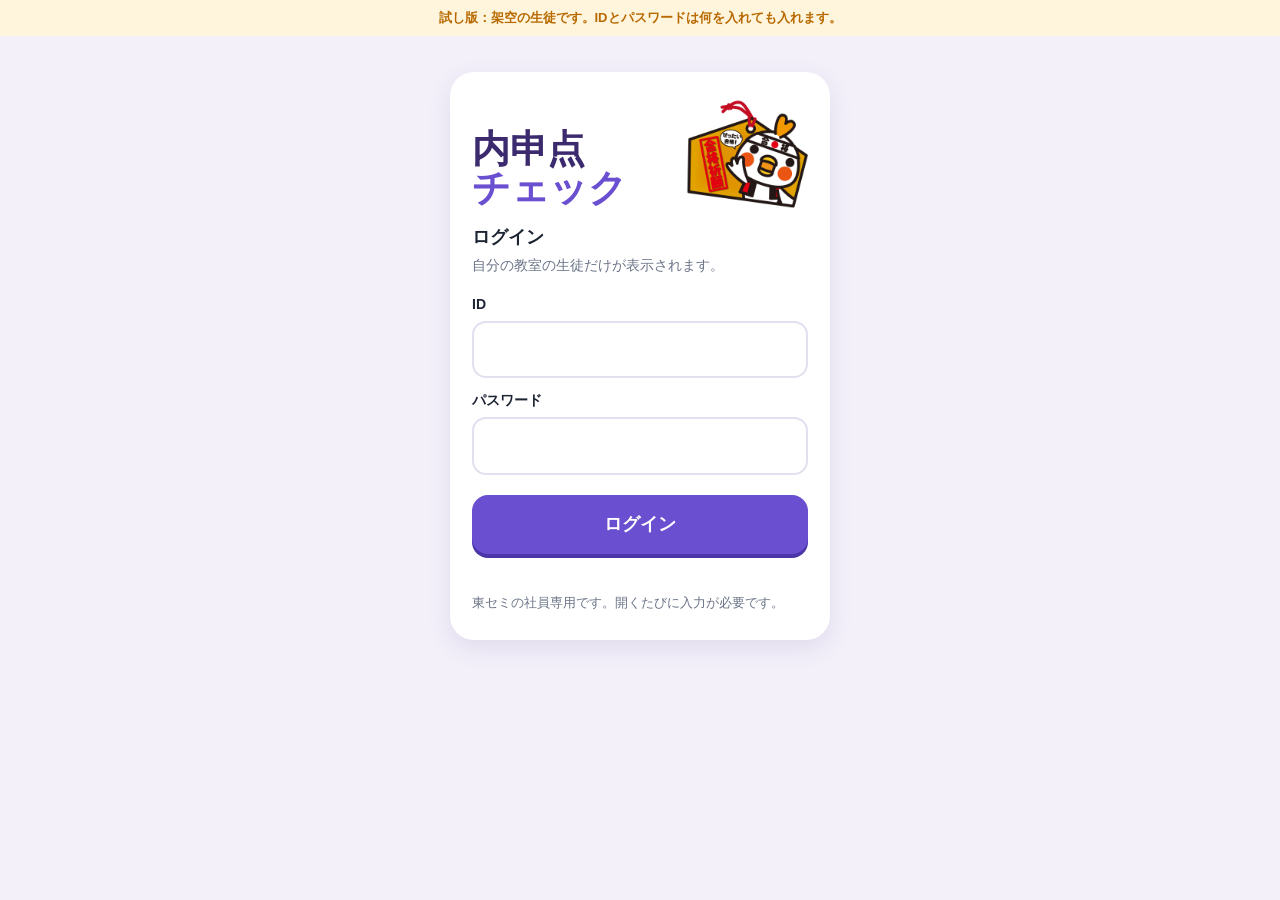
<file: naishin/preview/preview.html>
<!DOCTYPE html>
<html lang="ja">
<head>
<meta charset="utf-8">
<meta name="viewport" content="width=device-width, initial-scale=1, viewport-fit=cover">
<title>内申点チェック 試し版</title>
<style>
:root { --navy:#3b2a6e; --blue:#6a4fd0; --sky:#efeafd; --red:#e0322b; --pink:#fdecec; --green:#12925a; --mint:#e4f6ec; --ink:#1d2433; --mute:#6b7487; --line:#e4dff0; --bg:#f3f0fa; --card:#fff; --amber:#b86a00; --cream:#fff4dc; }
* { box-sizing: border-box; -webkit-tap-highlight-color: transparent; }
html, body { margin: 0; background: var(--bg); color: var(--ink); font-family: -apple-system, BlinkMacSystemFont, "Hiragino Sans", "Noto Sans JP", "Yu Gothic", sans-serif; font-size: 16px; line-height: 1.5; -webkit-text-size-adjust: 100%; }
button, input, select { font: inherit; color: inherit; }
button { cursor: pointer; }
[hidden] { display: none !important; }
#banner { padding: 10px 16px; background: var(--sky); font-size: 14px; }
#banner.err { background: var(--pink); color: var(--red); }
.wrap { max-width: 520px; margin: 0 auto; padding: 0 16px 40px; }
/* ログイン */
#gate { max-width: 420px; margin: 0 auto; padding: 36px 20px; }
.gate-card { background: var(--card); border-radius: 24px; padding: 28px 22px; box-shadow: 0 8px 24px rgba(59,42,110,.10); }
.logo { font-weight: 900; font-size: 38px; line-height: 1.02; letter-spacing: -.5px; color: var(--navy); margin: 0; }
.logo b { color: var(--blue); display: block; }
.swoosh { display: block; width: 150px; height: 14px; margin: 6px 0 14px auto; }
.gate-lead { font-weight: 700; font-size: 18px; margin: 0 0 4px; }
.gate-sub { color: var(--mute); font-size: 14px; margin: 0 0 18px; }
.gate-l { display: block; font-size: 14px; font-weight: 700; margin: 12px 0 0; }
.gate-l input { display: block; width: 100%; margin-top: 6px; padding: 14px; font-size: 17px; border: 2px solid var(--line); border-radius: 14px; background: #fff; outline: none; }
.gate-l input:focus { border-color: var(--blue); }
#gate-ok { width: 100%; margin-top: 20px; padding: 16px; font-size: 18px; font-weight: 800; color: #fff; background: var(--blue); border: 0; border-radius: 16px; box-shadow: 0 4px 0 #4b35a8; }
#gate-ok:active { transform: translateY(2px); box-shadow: 0 2px 0 #4b35a8; }
#gate-ok:disabled { opacity: .6; }
#gate-msg { color: var(--red); font-weight: 700; font-size: 14px; min-height: 21px; margin: 12px 0 0; }
.gate-note { color: var(--mute); font-size: 13px; margin: 6px 0 0; }
/* 上の部分 */
.top { display: flex; align-items: flex-start; justify-content: space-between; gap: 12px; padding: 20px 0 6px; }
.top .logo { font-size: 26px; }
.top .logo b { display: inline; }
.room { font-size: 22px; font-weight: 800; margin: 2px 0 0; overflow-wrap: anywhere; }
.room small { font-size: 14px; font-weight: 600; color: var(--mute); margin-left: 6px; }
.help-btn { flex: none; min-width: 44px; height: 44px; padding: 0 12px; border-radius: 22px; border: 2px solid var(--line); background: #fff; font-weight: 800; font-size: 14px; color: var(--navy); }
#room-sel { width: 100%; margin: 8px 0 0; padding: 12px; font-size: 16px; font-weight: 700; border: 2px solid var(--line); border-radius: 14px; background: #fff; }
.grades { display: grid; grid-template-columns: repeat(4, 1fr); gap: 8px; margin: 12px 0 16px; }
.grades button { padding: 12px 0; font-weight: 800; font-size: 16px; border: 2px solid var(--line); border-radius: 14px; background: #fff; color: var(--mute); }
.grades button[aria-pressed="true"] { background: var(--navy); border-color: var(--navy); color: #fff; }
/* カード */
.card { background: var(--card); border-radius: 22px; padding: 18px; margin: 0 0 14px; box-shadow: 0 4px 14px rgba(59,42,110,.07); }
.card h2 { font-size: 17px; margin: 0 0 12px; font-weight: 800; }
.card h2 span { font-size: 13px; font-weight: 600; color: var(--mute); margin-left: 6px; }
.hero { display: flex; align-items: center; gap: 16px; }
.ring { flex: none; width: 112px; height: 112px; position: relative; }
.ring svg { width: 100%; height: 100%; transform: rotate(-90deg); }
.ring .v { position: absolute; inset: 0; display: flex; flex-direction: column; align-items: center; justify-content: center; font-weight: 900; font-size: 30px; color: var(--navy); line-height: 1; }
.ring .v small { font-size: 12px; font-weight: 700; color: var(--mute); margin-top: 4px; }
.pair { flex: 1; display: grid; gap: 8px; min-width: 0; }
.tap { display: flex; align-items: center; justify-content: space-between; gap: 8px; width: 100%; padding: 12px 14px; border: 0; border-radius: 16px; text-align: left; font-weight: 800; font-size: 16px; }
.tap i { font-style: normal; font-size: 13px; font-weight: 700; display: block; opacity: .85; }
.tap b { font-size: 24px; white-space: nowrap; }
.tap b small { font-size: 14px; }
.tap::after { content: "›"; font-size: 22px; font-weight: 700; opacity: .5; margin-left: 2px; }
.tap > span { flex: 1; min-width: 0; }
.tap.ng { background: var(--pink); color: var(--red); }
.tap.ok { background: var(--mint); color: var(--green); }
.tap.plain { background: var(--sky); color: var(--navy); }
.tap.warn { background: var(--cream); color: var(--amber); }
.tap:active { filter: brightness(.95); }
.bar { height: 12px; border-radius: 6px; background: var(--pink); overflow: hidden; margin: 0 0 12px; }
.bar div { height: 100%; background: var(--green); border-radius: 6px; }
.two { display: grid; grid-template-columns: 1fr 1fr; gap: 8px; }
.two .tap { flex-direction: column; align-items: flex-start; gap: 0; position: relative; padding-right: 26px; }
.two .tap::after { position: absolute; right: 10px; top: 50%; transform: translateY(-50%); }
.rate { font-weight: 900; font-size: 22px; color: var(--navy); float: right; margin-top: -4px; }
.more { display: block; width: 100%; margin-top: 4px; padding: 14px; border: 0; border-radius: 16px; background: var(--blue); color: #fff; font-weight: 800; font-size: 16px; box-shadow: 0 4px 0 #4b35a8; }
.more:active { transform: translateY(2px); box-shadow: 0 2px 0 #4b35a8; }
.more.ghost { background: #fff; color: var(--navy); border: 2px solid var(--line); box-shadow: none; margin-top: 12px; }
.empty { text-align: center; color: var(--mute); padding: 18px 0; font-weight: 700; }
/* 生徒カード */
.stu { border: 2px solid var(--line); border-radius: 18px; padding: 14px; margin: 0 0 10px; background: #fff; }
.stu-h { display: flex; align-items: center; gap: 8px; }
.stu-g { flex: none; font-size: 13px; font-weight: 800; color: #fff; background: var(--navy); border-radius: 8px; padding: 2px 8px; }
.stu-n { flex: 1; min-width: 0; font-size: 18px; font-weight: 800; overflow-wrap: anywhere; }
.stu-r { flex: none; font-size: 13px; color: var(--mute); }
.stu-st { flex: none; font-size: 13px; font-weight: 800; border-radius: 10px; padding: 3px 9px; }
.stu-st.ok { background: var(--mint); color: var(--green); }
.stu-st.ng { background: var(--pink); color: var(--red); }
.stu-st.none { background: #eef0f4; color: var(--mute); }
.ato { margin: 10px 0 0; font-weight: 800; color: var(--red); font-size: 20px; line-height: 1.35; }
.ato i { font-style: normal; font-size: 13px; color: var(--mute); font-weight: 700; display: block; }
.ato span { display: inline-block; margin-right: 14px; white-space: nowrap; }
.subj { display: grid; grid-template-columns: repeat(5, 1fr); gap: 5px; margin-top: 10px; }
.sj { border-radius: 10px; padding: 6px 2px; text-align: center; background: #f3f5f9; color: #9aa2b1; min-width: 0; }
.sj b { display: block; font-size: 14px; }
.sj span { display: block; font-size: 12px; white-space: nowrap; font-variant-numeric: tabular-nums; }
.sj.on.ok { background: var(--mint); color: var(--green); }
.sj.on.ng { background: var(--pink); color: var(--red); }
.sj.on.na { background: var(--sky); color: var(--navy); }
/* 生徒一覧の画面 */
.list-top { position: sticky; top: 0; z-index: 5; background: var(--bg); padding: 12px 0 8px; }
.back { display: inline-flex; align-items: center; gap: 4px; padding: 10px 16px 10px 12px; border: 2px solid var(--line); border-radius: 22px; background: #fff; font-weight: 800; color: var(--navy); }
.list-title { font-size: 21px; font-weight: 900; margin: 12px 0 2px; }
.list-title small { font-size: 15px; color: var(--mute); margin-left: 8px; font-weight: 700; }
.list-note { font-size: 13px; color: var(--mute); margin: 0 0 8px; }
#q { width: 100%; padding: 12px 14px; font-size: 16px; border: 2px solid var(--line); border-radius: 14px; background: #fff; outline: none; }
#q:focus { border-color: var(--blue); }
/* 使い方 */
#help { position: fixed; inset: 0; z-index: 20; background: rgba(30,20,55,.45); display: flex; align-items: flex-end; }
.sheet { width: 100%; max-width: 520px; margin: 0 auto; max-height: 86vh; overflow: auto; background: #fff; border-radius: 24px 24px 0 0; padding: 20px 20px 28px; }
.sheet h2 { font-size: 19px; margin: 0 0 10px; }
.sheet h3 { font-size: 15px; margin: 16px 0 4px; color: var(--navy); }
.sheet p, .sheet li { font-size: 14px; margin: 4px 0; }
.sheet ul { padding-left: 20px; margin: 4px 0; }
.foot { text-align: center; margin: 22px 0 0; }
.foot button { border: 0; background: none; color: var(--mute); font-size: 14px; text-decoration: underline; padding: 10px; }
.gate-head { display: flex; align-items: flex-end; justify-content: space-between; gap: 8px; margin: 0 0 16px; }
.tentori { flex: none; width: 120px; height: 120px; margin: -6px -6px -6px 0; object-fit: contain; }
.gate-head .logo { white-space: nowrap; font-size: clamp(28px, 9.5vw, 38px); }
.gate-head .tentori { width: clamp(88px, 28vw, 120px); height: clamp(88px, 28vw, 120px); }
.stu-sub { margin: 6px 0 0; font-size: 14px; color: var(--mute); overflow-wrap: anywhere; }
.two .tap i { font-size: clamp(11px, 3.4vw, 13px); white-space: nowrap; }
.two { grid-template-columns: minmax(0, 1fr) minmax(0, 1fr); }
.two .tap i { max-width: 100%; overflow: hidden; text-overflow: ellipsis; }
/* ===== 内申点チェック用に足した部分 ===== */
.pref { margin: 2px 0 4px; font-size: 13px; font-weight: 700; color: var(--mute); }
.pref span { display: inline-block; background: #f08a00; color: #fff; border-radius: 8px; padding: 1px 8px; margin-right: 6px; }
.grades.g2 { grid-template-columns: 1fr 1fr; }
.nosheet { background: var(--cream); color: var(--amber); font-weight: 700; font-size: 14px; border-radius: 14px; padding: 10px 14px; margin: 0 0 14px; }
.mini { font-size: 13px; color: var(--mute); margin: 8px 0 0; }
.band { display: grid; grid-template-columns: 76px 1fr 48px; align-items: center; gap: 8px; width: 100%; padding: 7px 4px; border: 0; background: none; text-align: left; border-radius: 10px; }
.band:active:not(:disabled) { background: var(--sky); }
.band:disabled { cursor: default; opacity: .55; }
.blab { font-size: 14px; font-weight: 700; font-variant-numeric: tabular-nums; white-space: nowrap; }
.band b { font-size: 15px; text-align: right; color: var(--navy); white-space: nowrap; }
.bbar { height: 14px; background: #eef1f7; border-radius: 7px; overflow: hidden; }
.bbar span { display: block; height: 100%; background: var(--blue); border-radius: 7px; min-width: 4px; }
.tools { display: flex; gap: 8px; }
.tools #q { flex: 1; min-width: 0; }
.sort { flex: none; padding: 0 14px; border: 2px solid var(--line); border-radius: 14px; background: #fff; font-weight: 800; color: var(--navy); font-size: 14px; }
.tapcard { cursor: pointer; }
.tapcard:active { background: #f7f9fd; }
.stu-st.kari { background: var(--sky); color: var(--blue); }
.stu-st.warn { background: var(--cream); color: var(--amber); }
.stu-m { display: flex; align-items: center; gap: 12px; margin-top: 10px; }
.score { flex: none; min-width: 92px; }
.total { margin: 0; color: var(--navy); line-height: 1.05; }
.total b { font-size: 34px; font-weight: 900; font-variant-numeric: tabular-nums; }
.total small { font-size: 14px; font-weight: 700; color: var(--mute); }
.total i { display: block; font-style: normal; font-size: 13px; font-weight: 700; color: var(--mute); margin-bottom: 2px; }
.max { margin: 2px 0 0; font-size: 13px; font-weight: 800; color: var(--blue); }
.miss { margin: 0; font-size: 14px; font-weight: 800; color: var(--amber); }
.parts { flex: 1; min-width: 0; display: grid; grid-template-columns: repeat(3, minmax(0, 1fr)); gap: 5px; }
.pt { background: #f3f5f9; border-radius: 10px; padding: 5px 2px; text-align: center; min-width: 0; }
.pt i { display: block; font-style: normal; font-size: 11px; font-weight: 700; color: var(--mute); white-space: nowrap; overflow: hidden; text-overflow: ellipsis; }
.pt b { font-size: 18px; font-weight: 900; color: var(--navy); font-variant-numeric: tabular-nums; }
.pt small { font-size: 11px; color: var(--mute); }
.pt.kari { background: var(--sky); }
.pt.none b { color: #b4bac6; }
.simmark { margin: 8px 0 0; font-size: 13px; font-weight: 800; color: var(--blue); }
.gt-wrap { overflow-x: auto; }
.gt { width: 100%; border-collapse: collapse; font-size: 14px; font-variant-numeric: tabular-nums; }
.gt th, .gt td { padding: 6px 2px; text-align: center; border-bottom: 1px solid var(--line); }
.gt th:first-child { text-align: left; white-space: nowrap; font-size: 12px; padding-right: 6px; }
.gt tr:first-child th { font-size: 13px; color: var(--mute); }
.gt td.none { color: #b4bac6; }
.sim h3 { font-size: 15px; margin: 18px 0 6px; color: var(--navy); }
.simres { background: var(--sky); border-radius: 16px; padding: 12px 14px; }
.simres .mini { margin-top: 4px; color: var(--ink); }
.goal { margin: 8px 0 0; font-weight: 900; font-size: 18px; }
.goal.ok { color: var(--green); }
.goal.ng { color: var(--red); }
.tgt { display: block; margin: 12px 0 0; }
.tgt-l { display: block; margin: 10px 0 0; font-size: 14px; font-weight: 700; }
.tgt-sel { display: block; width: 100%; margin-top: 6px; padding: 12px; font-size: 16px; font-weight: 700; border: 2px solid var(--line); border-radius: 14px; background: #fff; }
.tgt input { display: block; width: 100%; margin-top: 6px; padding: 12px 14px; font-size: 17px; border: 2px solid var(--line); border-radius: 14px; background: #fff; outline: none; }
.tgt input:focus { border-color: var(--blue); }
.pick { display: grid; gap: 6px; }
.pk { display: flex; align-items: center; gap: 8px; }
.pk.gap { margin-top: 8px; }
.pk-s { flex: none; width: 24px; font-weight: 800; color: var(--navy); }
.seg { flex: 1; display: grid; grid-template-columns: repeat(5, 1fr); gap: 4px; }
.seg button { padding: 9px 0; border: 2px solid var(--line); border-radius: 10px; background: #fff; font-weight: 800; color: var(--mute); }
.seg button[aria-pressed="true"] { background: var(--navy); border-color: var(--navy); color: #fff; }
.foot span { font-size: 12px; color: var(--mute); }
.sim .tgt + .simres { margin-top: 12px; }
.wish { margin: 8px 0 0; font-size: 13px; font-weight: 700; color: var(--mute); overflow-wrap: anywhere; }
.wish b { font-weight: 900; }
.wish b.ok { color: var(--green); }
.wish b.ng { color: var(--red); }
.tools { flex-wrap: wrap; }
.tools .sort { flex: 1 1 100%; padding: 10px 12px; font-size: 15px; }
.grp { font-size: 15px; font-weight: 900; color: var(--navy); margin: 16px 2px 8px; }
.logo b { color: var(--blue); }
.gt tr:first-child th, .band b { color: var(--navy); }
.pref i { font-style: normal; }
.prefs { margin: 10px 0 0; }
.prefs button[aria-pressed="true"] { background: #f08a00; border-color: #f08a00; }
/* 点取くん（合格祈願の絵馬）は余白が多いので、過去最高チェックより少し大きく */
/* 点取くんは大きくするが、場所を取る高さは過去最高チェックと同じにする（ログイン以下が下にずれないように） */
.gate-head .tentori { --s: clamp(104px, 33vw, 142px); --o: clamp(88px, 28vw, 120px); width: var(--s); height: var(--s);
  margin: calc((var(--o) - var(--s)) / 2 - 6px) -10px calc((var(--o) - var(--s)) / 2 - 6px) 0; }
.grades.g3 { grid-template-columns: repeat(3, 1fr); }
.parts.one { grid-template-columns: 1fr; }
.pref-note { margin: 0 0 4px; font-size: 13px; color: var(--mute); background: var(--sky); border-radius: 12px; padding: 8px 12px; }
.trial{background:#fff4dc;color:#b86a00;font-weight:800;font-size:13px;text-align:center;padding:8px 12px}
</style>
<script>
/* 試し版：Apps Script の代わりに、架空の生徒データを返す（本物の生徒データは入っていません） */
(() => {
  let seed = 7;
  const rnd = () => { seed = (seed * 16807) % 2147483647; return (seed - 1) / 2147483646; };
  const pick = (a) => a[Math.floor(rnd() * a.length)];
  const g = (base) => Math.max(1, Math.min(5, Math.round(base + (rnd() - 0.5) * 1.6)));
  const term = (base) => Array.from({ length: 9 }, () => g(base));
  const none = () => Array(9).fill(null);
  const rooms = ['見本教室A', '見本教室B', '見本教室C'];
  const wishes = ['上野丘', '舞鶴', '豊府', '大分西', '雄城台', '鶴崎', '大分南', '大商', '情科', '大工', '鶴工', '鶴見丘', '翔青', '東明', '高専', ''];
  const fam = ['青木', '石田', '上村', '江口', '岡本', '加藤', '木村', '工藤', '小林', '佐藤', '清水', '田中', '中村', '橋本', '藤井', '松尾', '森', '山口', '吉田', '渡辺'];
  const giv = ['あおい', 'はると', 'ゆい', 'そうた', 'めい', 'れん', 'ひなた', 'ゆうと', 'さくら', 'こはる'];
  const students = [];
  for (let i = 0; i < 60; i++) {
    const base = 2.4 + rnd() * 2.6;
    const s = { pref: '大分', grade: '中3', id: 'm3' + i, name: pick(fam) + ' ' + pick(giv), room: rooms[i % 3], school: pick(['大分見本中', '別府見本中']),
      wish1: pick(wishes), wish2: pick(wishes), t1: term(base), t21: term(base), t22: term(base), t2: term(base), t31: term(base), t32: none() };
    if (i % 6 === 0) s.t32 = term(base);            // 確定
    if (i % 15 === 1) s.t31 = none();               // 中3が入力漏れ
    if (i % 20 === 2) s.t1 = none();                // 中1・中2が入力漏れ
    students.push(s);
  }
  for (let i = 0; i < 40; i++) {
    const base = 2.4 + rnd() * 2.6;
    const s = { pref: '大分', grade: '中2', id: 'm2' + i, name: pick(fam) + ' ' + pick(giv), room: rooms[i % 3], school: '大分見本中',
      wish1: pick(wishes), wish2: pick(wishes), t1: term(base), t21: term(base), t22: i % 3 ? term(base) : none(), t2: none(), t31: none(), t32: none() };
    if (i % 12 === 5) s.t1 = none();                // 中1学年末が入力漏れ
    students.push(s);
  }
  // 宮崎（学科付きの志望校も入れて、学科を外して探せるか見る）
  const mrooms = ['見本教室M', '見本教室N'];
  for (let i = 0; i < 40; i++) {
    const base = 2.4 + rnd() * 2.6;
    const g3 = i < 25;
    const s = { pref: '宮崎', grade: g3 ? '中3' : '中2', id: 'mz' + i, name: pick(fam) + ' ' + pick(giv), room: mrooms[i % 2], school: '宮崎見本中',
      wish1: pick(['宮崎西　普通', '宮崎大宮 文情', '宮崎南 フロ', '宮崎北', '宮崎工業 電情', '宮崎農業', '宮崎商業 商業M', '']), wish2: pick(['宮崎南', '妻', '宮崎商業', '']), t1: term(base), t21: term(base), t22: term(base), t2: g3 ? term(base) : none(), t31: g3 ? term(base) : none(), t32: g3 && i % 5 === 0 ? term(base) : none() };
    if (i % 9 === 4) s.t1 = none();
    students.push(s);
  }
  // 福岡（中3だけ。中3 2学期だけで45点満点）
  for (let i = 0; i < 20; i++) {
    const base = 2.4 + rnd() * 2.6;
    const s = { pref: '福岡', grade: '中3', id: 'fk' + i, name: pick(fam) + ' ' + pick(giv), room: '見本教室F', school: '福津見本中',
      wish1: pick(['宗像', '福岡', '修猷館', '春日', '']), wish2: pick(['香椎', '新宮', '']), t1: term(base), t21: term(base), t22: term(base), t2: term(base), t31: i % 7 === 3 ? none() : term(base), t32: i % 4 === 0 ? term(base) : none() };
    students.push(s);
  }
  const data = {
    students, noSheet: [],
    schools: {
      福岡: [['修猷館', 42], ['福岡', 42], ['筑紫丘', 40], ['城南', 38], ['春日', 38], ['筑紫', 36], ['宗像', 36], ['香住丘', 36], ['新宮', 34], ['香椎', 31], ['須恵', 24]].map(([name, score]) => ({ name, score })),
      宮崎: [['宮崎大宮', 119], ['宮崎西', 114], ['妻', 104], ['佐土原', 99], ['宮崎南', 102], ['宮崎商業', 98], ['宮崎北', 102], ['宮崎北 サイエンス', 108], ['宮崎南 フロンティア', 111], ['宮崎工業', 90], ['宮崎農業', 86], ['宮崎大宮 文科情報', 129], ['宮崎西 理数', 131]].map(([name, score]) => ({ name, score })), 大分: [['上野丘', 240], ['舞鶴', 230], ['豊府', 220], ['大分西', 215], ['雄城台', 200], ['鶴崎', 200], ['大分南', 170], ['大分商業', 180], ['情報科学', 170], ['大分工業', 160], ['鶴崎工業', 160], ['別府鶴見丘', 195], ['別府翔青', 170], ['臼杵', 170], ['大分東', 130]].map(([name, score]) => ({ name, score })) },
    alias: { 福岡: {}, 宮崎: { 大宮: '宮崎大宮', 西: '宮崎西', 北: '宮崎北' }, 大分: { 大工: '大分工業', 大商: '大分商業', 情科: '情報科学', 鶴工: '鶴崎工業', 鶴見丘: '別府鶴見丘', 翔青: '別府翔青', 東: '大分東' } },
    info: { all: true, rooms: [], at: '試し版' },
  };
  const run = (ok) => ({ withSuccessHandler: (f) => run(f), withFailureHandler: () => run(ok), getNaishinSP: () => setTimeout(() => ok(JSON.parse(JSON.stringify(data))), 200) });
  window.google = { script: { run: run(() => {}) } };
})();
</script>
</head>
<body>
<div class="trial">試し版：架空の生徒です。IDとパスワードは何を入れても入れます。</div>
<div id="banner" hidden></div>
<div id="gate" hidden>
  <div class="gate-card">
    <div class="gate-head"><p class="logo">内申点<b>チェック</b></p><img class="tentori" alt="点取くん" src="[data-uri]"></div>
    <p class="gate-lead">ログイン</p>
    <p class="gate-sub">自分の教室の生徒だけが表示されます。</p>
    <label class="gate-l">ID<input id="gate-id" type="email" inputmode="email" autocomplete="off" autocapitalize="none" autocorrect="off" spellcheck="false"></label>
    <label class="gate-l">パスワード<input id="gate-input" type="password" autocomplete="off"></label>
    <button id="gate-ok" type="button">ログイン</button>
    <p id="gate-msg"></p>
    <p class="gate-note">東セミの社員専用です。開くたびに入力が必要です。</p>
  </div>
</div>
<div id="app" class="wrap" hidden>
  <div id="home">
    <header class="top">
      <div>
        <p class="logo">内申点<b>チェック</b></p>
        <p class="room" id="room-name"></p>
      </div>
      <button type="button" class="help-btn" id="help-btn">？ 見方</button>
    </header>
    <p class="pref"><span id="pref-tag">大分</span><i id="pref-txt"></i></p>
    <p class="pref-note" id="pref-note" hidden></p>
    <div class="grades g3 prefs" id="prefs" role="group" aria-label="県" hidden>
      <button type="button" data-p="大分">大分</button>
      <button type="button" data-p="宮崎">宮崎</button>
      <button type="button" data-p="福岡">福岡</button>
    </div>
    <select id="room-sel" aria-label="教室" hidden></select>
    <div class="grades g2" id="grades" role="group" aria-label="学年">
      <button type="button" data-g="中3">中3</button>
      <button type="button" data-g="中2">中2</button>
    </div>
    <p class="nosheet" id="nosheet" hidden>この学年のデータはまだ読み込む設定になっていません。</p>
    <section class="card">
      <h2>内申点の状況</h2>
      <div class="two" id="cats"></div>
      <button type="button" class="more" id="every-btn">全員を見る</button>
    </section>
    <section class="card">
      <h2>点数の分布<span id="dist-sub">確定と仮</span><b class="rate" id="avg"></b></h2>
      <div id="dist"></div>
      <p class="mini">押すと、その点数の生徒が出ます。</p>
    </section>
    <p class="foot"><span id="read-at"></span><br><button type="button" id="logout">ログアウト</button></p>
  </div>
  <div id="list" hidden>
    <div class="list-top">
      <button type="button" class="back" id="back">‹ もどる</button>
      <p class="list-title"><span id="list-title"></span><small id="list-count"></small></p>
      <p class="list-note" id="list-note"></p>
      <div class="tools">
        <input id="q" type="search" placeholder="名前で検索" autocomplete="off">
        <select id="sort" class="sort" aria-label="並び順"><option value="high">内申点 高い順</option><option value="low">内申点 低い順</option><option value="wish">志望校別</option></select>
      </div>
    </div>
    <div id="cards"></div>
  </div>
  <div id="detail" hidden>
    <div class="list-top">
      <button type="button" class="back" id="d-back">‹ もどる</button>
    </div>
    <div id="d-body"></div>
  </div>
  <div id="help" hidden>
    <div class="sheet" role="dialog" aria-label="見方">
      <h2>見方</h2>
      <h3 id="help-title">計算のしかた</h3>
      <ul id="help-calc"></ul>
      <p>5教科は国・社・数・理・英、実技4教科は体育・音楽・美術・家庭科です。</p>
      <h3>確定・仮・入力漏れ</h3>
      <ul>
        <li><b>確定</b>：計算に使う通知表がすべてそろっています。</li>
        <li><b>仮</b>：中3 2学期がまだなので、中3 1学期の評定を③として計算しています。</li>
        <li><b>中3が入力漏れ</b>：中3の通知表が入っていません。</li>
        <li><b>中1・中2が入力漏れ</b>（大分・宮崎）：①か②が入っていません。合計は出しません。</li>
        <li><b>最大</b>：<span id="help-max"></span></li>
      </ul>
      <h3>中2（今のままの見込み、大分・宮崎）</h3>
      <ul>
        <li>中1学年末が入っていない生徒は「中1学年末が入力漏れ」です。</li>
        <li>入っている生徒は、今の中2の評定（2学期、なければ1学期）のまま中2学年末と中3 2学期を迎えたときの合計を出します。</li>
      </ul>
      <h3>シミュレーション</h3>
      <p>生徒のカードを押すと、通知表の評定が見られます。仮・入力漏れ（中3）・見込み（中2）の生徒は、評定を入れて合計を試せます。目標点（志望校）を入れると、あと何点かが出ます。入れた評定は保存されません（ログアウトすると消えます）。</p>
      <h3>対象</h3>
      <p>大分・宮崎の中学校の中3生・中2生と、福岡の中学校の中3生です（福岡の内申点は中3 2学期だけ）。中高一貫校の生徒は外しています。</p>
      <button type="button" class="more ghost" id="help-close">とじる</button>
    </div>
  </div>
</div>
<script>
/* ===== 内申点チェック（大分・宮崎・福岡）の計算と画面 ===== */
(() => {
  const SUBJ = ['国', '社', '数', '理', '英', '体', '音', '美', '家'];
  // 県ごとの計算。a＝①②（中1学年末・中2学年末）、b＝③（中3 2学期）。[5教科の倍率, 実技4教科の倍率]
  const RULES = {
    大分: { a: [1, 2], b: [2, 4], step: 20 },
    宮崎: { a: [1, 1], b: [1, 1], step: 10 },
    // 福岡は中3の2学期だけ（①②なし）。中3だけを見る
    // 福岡は学力検査と足さずに、それぞれで順位をつける（両方が合格圏ならＡ群）。そのため「評定合計」「目安」と書く
    福岡: { a: null, b: [1, 1], step: 5, only3: true, word: '評定合計', goalWord: '目安',
      note: '福岡は、学力検査（300点）と足さずに、それぞれで順位をつけます。両方が合格圏ならＡ群です。' },
  };
  const rule = (p) => RULES[p] || RULES.大分;
  const gw = () => rule(st.pref).goalWord || '基準点'; // 志望校の点数の呼び方
  const fullOf = (w) => (w ? 25 * w[0] + 20 * w[1] : 0);
  const FA = (p) => fullOf(rule(p).a), FB = (p) => fullOf(rule(p).b);
  const MAXOF = (p) => FA(p) * 2 + FB(p);
  const how = (w) => (w[0] === w[1] ? '9教科の合計' + (w[0] > 1 ? '×' + w[0] : '') : '5教科の合計' + (w[0] > 1 ? '×' + w[0] : '') + '＋実技4教科の合計' + (w[1] > 1 ? '×' + w[1] : ''));
  const howShort = (w) => (w[0] === w[1] ? '9教科' + (w[0] > 1 ? '×' + w[0] : '') : '5教科' + (w[0] > 1 ? '×' + w[0] : '') + '＋実技' + (w[1] > 1 ? '×' + w[1] : ''));
  const $ = (id) => document.getElementById(id);
  const mk = (tag, cls, txt) => { const e = document.createElement(tag); if (cls) e.className = cls; if (txt != null) e.textContent = txt; return e; };
  const save = (k, v) => { try { localStorage.setItem(k, v); } catch (e) {} };
  const load = (k) => { try { return localStorage.getItem(k); } catch (e) { return null; } };

  /* ---------- 計算 ---------- */
  const full = (a) => !!a && a.length === 9 && a.every((x) => x != null);
  const any = (a) => !!a && a.some((x) => x != null);
  const s5 = (a) => a.slice(0, 5).reduce((p, x) => p + x, 0);
  const s4 = (a) => a.slice(5).reduce((p, x) => p + x, 0);
  const pW = (a, w) => (!w ? 0 : full(a) ? s5(a) * w[0] + s4(a) * w[1] : null);
  // ①② 中1学年末・中2学年末（大分：5教科＋実技×2＝65点、宮崎：9教科＝45点）
  const pA = (a, p) => pW(a, rule(p).a);
  // ③ 中3 2学期（大分：5教科×2＋実技×4＝130点、宮崎：9教科＝45点）
  const pB = (a, p) => pW(a, rule(p).b);
  // 新しい方を優先して、教科ごとに埋める（例：中3 2学期がない教科は中3 1学期）
  const merge = (newer, older) => newer.map((x, i) => (x != null ? x : older[i]));

  /**
   * 生徒1人の計算。返す値：
   *  cat：分類（kakutei 確定／kari 仮／more3 中3が入力漏れ／more12 中1・中2が入力漏れ／mikomi 中2の見込み／more1 中1学年末が入力漏れ）
   *  p1,p2,p3：①②③（出せないときは null）、total：合計（出せないときは null）、max：③が満点のときの合計
   *  base2,base3：シミュレーションの最初の値（9教科）、sim2,sim3：②③を仮入力できるか、src2,src3：何の評定を使ったか
   */
  const calc = (s) => {
    const P = s.pref;
    const r = { p1: pA(s.t1, P), p2: null, p3: null, total: null, max: null, sim2: false, sim3: false, src2: '', src3: '', miss: [] };
    if (s.grade === '中3') {
      r.p2 = pA(s.t2, P);
      const only3 = !!rule(P).only3; // 福岡：①②は使わない
      if (r.p1 == null) r.miss.push('中1学年末');
      if (r.p2 == null) r.miss.push('中2学年末');
      if (r.miss.length) { r.cat = 'more12'; return r; }
      if (full(s.t32)) { r.p3 = pB(s.t32, P); r.cat = 'kakutei'; r.src3 = '中3 2学期'; }
      else {
        const m = merge(s.t32, s.t31);
        r.sim3 = true;
        if (full(m)) { r.p3 = pB(m, P); r.cat = 'kari'; r.src3 = any(s.t32) ? '中3 2学期（ない教科は1学期）' : '中3 1学期'; r.base3 = m; }
        else { r.cat = 'more3'; r.base3 = m.map((x, i) => (x != null ? x : s.t2[i] != null ? s.t2[i] : 3)); r.src3 = '中3の通知表がないので、中2学年末の評定（ないときは3）を入れています'; }
      }
      r.max = r.p1 + r.p2 + FB(P);
      if (r.p3 != null) r.total = r.p1 + r.p2 + r.p3;
      r.only3 = only3;
      return r;
    }
    // 中2：中1学年末がなければ入力漏れ。あれば、今の評定のまま行ったときの見込みと、②③の仮入力
    if (r.p1 == null) { r.miss.push('中1学年末'); r.cat = 'more1'; return r; }
    r.cat = 'mikomi';
    let now = null, src = '';
    if (full(s.t2)) { now = s.t2; src = '中2学年末'; r.p2fix = true; }
    else if (any(s.t22) || any(s.t21)) { now = merge(merge(s.t2, s.t22), s.t21); src = any(s.t22) ? '中2 2学期' : '中2 1学期'; }
    if (!full(now)) { now = merge(now || s.t1.map(() => null), s.t1); src = src ? src + '（ない教科は中1学年末）' : '中1学年末'; r.noNow = !any(s.t21) && !any(s.t22) && !any(s.t2); }
    r.base2 = now; r.base3 = now; r.sim2 = !r.p2fix; r.sim3 = true;
    r.src2 = r.p2fix ? '中2学年末' : src + 'のまま';
    r.src3 = src + 'のまま';
    r.p2 = pA(now, P); r.p3 = pB(now, P);
    r.total = r.p1 + r.p2 + r.p3;
    r.max = r.p1 + (r.p2fix ? r.p2 : FA(P)) + FB(P);
    return r;
  };

  /* ---------- 画面 ---------- */
  const CATS = {
    中3: [
      { k: 'kakutei', label: '確定', title: '内申点が確定した生徒', cls: 'ok' },
      { k: 'kari', label: '仮（中3 1学期）', title: '仮の生徒', note: '中3 2学期がまだなので、中3 1学期の評定を③として計算しています。カードを押すと③を試せます。', cls: 'plain' },
      { k: 'more3', label: '中3が入力漏れ', title: '中3が入力漏れの生徒', note: '①②はあるのに、中3の通知表が入っていません。カードを押すと③を入れて試せます。', cls: 'warn' },
      { k: 'more12', label: '中1・中2が入力漏れ', title: '中1・中2が入力漏れの生徒', note: '中1学年末か中2学年末が入っていないため、合計を出していません。', cls: 'warn' },
    ],
    中2: [
      { k: 'mikomi', label: '今のままの見込み', title: '今のまま行ったときの見込み', note: '今の中2の評定のまま中2学年末と中3 2学期を迎えたときの合計です。カードを押すと②③を入れて試せます。', cls: 'plain' },
      { k: 'more1', label: '中1が入力漏れ', title: '中1学年末が入力漏れの生徒', note: '中1学年末が入っていないため、合計を出していません。', cls: 'warn' },
    ],
  };
  const ALL = { k: 'every', title: '全員' };
  const st = { data: [], pref: '大分', prefs: [], grade: '中3', room: '全教室', rooms: [], all: false, list: null, band: null, q: '', limit: 30, sort: 'high', open: null, sim: {}, goal: {}, schoolsBy: {}, aliasBy: {}, roomsAll: [], noSheet: [] };
  const GROUP = { わさだDesakiP: 'わさだDesakiSP', わさだDesakiS: 'わさだDesakiSP', 滝尾P: '滝尾SP', 滝尾S: '滝尾SP', 明野アクロスP: '明野アクロスSP', 明野アクロスS: '明野アクロスSP' };
  const grp = (r) => GROUP[r] || r;
  const uniq = (a) => [...new Set(a)].sort((x, y) => x.localeCompare(y, 'ja'));
  const catOf = (k) => (k === 'every' ? ALL : [...CATS.中3, ...CATS.中2].find((c) => c.k === k));

  const gradeNow = () => (rule(st.pref).only3 ? '中3' : st.grade);
  const base = () => st.data.filter((x) => x.s.pref === st.pref && x.s.grade === gradeNow() && (st.room === '全教室' || grp(x.s.room) === st.room));
  // シミュレーションを入れた生徒は、その合計で並べる
  const shown = (x) => { const m = st.sim[x.s.id + x.s.grade]; return m ? simTotal(x, m) : x.c.total; };
  const rowsOf = () => {
    let rows = base();
    if (st.list !== 'every') rows = rows.filter((x) => (st.band ? st.band.cats.includes(x.c.cat) && x.c.total != null && x.c.total >= st.band.lo && x.c.total <= st.band.hi : x.c.cat === st.list));
    const val = (x) => x.c.total ?? -1;
    const byName = (a, b) => String(a.s.name).localeCompare(String(b.s.name), 'ja');
    if (st.sort === 'wish') {
      // 志望校別：第一志望校の基準点が高い学校から。基準点がない学校はそのあと（名前順）、志望校なしは最後。学校の中は内申点が高い順
      const rank = (x) => { const k = wishKey(x.s); return k.score != null ? [0, -k.score, k.name] : k.name ? [1, 0, k.name] : [2, 0, '']; };
      return rows.sort((a, b) => { const ra = rank(a), rb = rank(b); return ra[0] - rb[0] || ra[1] - rb[1] || ra[2].localeCompare(rb[2], 'ja') || val(b) - val(a) || byName(a, b); });
    }
    return rows.sort((a, b) => (st.sort === 'low' ? val(a) - val(b) : val(b) - val(a)) || byName(a, b));
  };

  const simTotal = (x, m) => {
    const p2 = x.c.sim2 ? pA(m.v2, x.s.pref) : x.c.p2;
    const p3 = pB(m.v3, x.s.pref);
    return p2 == null || p3 == null ? null : x.c.p1 + p2 + p3;
  };

  const chip = (c) => {
    const t = { kakutei: ['ok', '確定'], kari: ['kari', '仮'], more3: ['warn', '中3入力漏れ'], more12: ['warn', '入力漏れ'], mikomi: ['kari', '見込み'], more1: ['warn', '入力漏れ'] }[c.cat];
    return mk('span', 'stu-st ' + t[0], t[1]);
  };
  const scoreLine = (x) => {
    const c = x.c, box = mk('div', 'score');
    if (c.total == null && !(c.cat === 'more3')) {
      box.append(mk('p', 'miss', c.miss.join('・') + ' が入っていません'));
      return box;
    }
    const big = mk('p', 'total');
    big.append(mk('b', '', c.total == null ? '－' : String(c.total)), mk('small', '', ' / ' + MAXOF(x.s.pref)));
    box.append(big);
    if (c.cat !== 'kakutei' && c.max != null) box.append(mk('p', 'max', '最大 ' + c.max));
    return box;
  };
  const parts = (x) => {
    const c = x.c, g = mk('div', 'parts');
    const cell = (label, v, full, note) => { const d = mk('div', 'pt' + (v == null ? ' none' : '') + (note ? ' kari' : '')); d.append(mk('i', '', label), mk('b', '', v == null ? '－' : String(v)), mk('small', '', '/' + full)); return d; };
    const kari2 = x.s.grade === '中2' && !c.p2fix;
    const kari3 = c.cat !== 'kakutei';
    const P = x.s.pref;
    if (rule(P).only3) { g.classList.add('one'); g.append(cell('③中3 2学期', c.p3, FB(P), kari3 && c.p3 != null)); return g; }
    g.append(cell('①中1末', c.p1, FA(P)), cell('②中2末', c.p2, FA(P), kari2), cell('③中3', c.p3, FB(P), kari3 && c.p3 != null));
    return g;
  };
  const card = (x) => {
    const c = mk('article', 'stu tapcard');
    const h = mk('div', 'stu-h');
    h.append(mk('span', 'stu-g', x.s.grade), mk('span', 'stu-n', x.s.name));
    if (st.room === '全教室' || /SP$/.test(st.room)) h.append(mk('span', 'stu-r', x.s.room));
    h.append(chip(x.c));
    c.append(h);
    const row = mk('div', 'stu-m');
    row.append(scoreLine(x), parts(x));
    c.append(row);
    const g0 = defGoal(x.s), wl = wishText(x.s);
    if (wl) {
      const p = mk('p', 'wish', wl);
      const t0 = x.c.total;
      if (g0.target && t0 != null) { const d = Number(g0.target) - t0; p.append(mk('b', d <= 0 ? 'ok' : 'ng', d <= 0 ? '　届いている（+' + -d + '）' : '　あと ' + d + '点')); }
      c.append(p);
    }
    const m = st.sim[x.s.id + x.s.grade];
    if (m) { const t = simTotal(x, m); c.append(mk('p', 'simmark', '試した合計 ' + (t == null ? '－' : t) + (m.target ? '　' + (m.school || '目標') + ' ' + m.target : ''))); }
    c.onclick = () => openDetail(x);
    return c;
  };

  const num = (id, n) => { const e = $(id); if (e) e.replaceChildren(document.createTextNode(String(n)), mk('small', '', '人')); };
  const drawHome = () => {
    const rows = base();
    const box = $('cats'); box.replaceChildren();
    CATS[gradeNow()].filter((c) => !(rule(st.pref).only3 && c.k === 'more12')).forEach((c) => {
      const b = mk('button', 'tap ' + c.cls); b.type = 'button';
      const n = rows.filter((x) => x.c.cat === c.k).length;
      b.append(mk('i', '', c.label), mk('b', '', ''));
      b.lastChild.replaceChildren(document.createTextNode(String(n)), mk('small', '', '人'));
      b.onclick = () => openList(c.k);
      box.append(b);
    });
    $('every-btn').textContent = '全員を見る（' + rows.length + '人）';
    // 点数の分布
    const cats = gradeNow() === '中3' ? ['kakutei', 'kari'] : ['mikomi'];
    $('dist-sub').textContent = gradeNow() === '中3' ? '確定と仮' : '今のままの見込み';
    const scored = rows.filter((x) => cats.includes(x.c.cat) && x.c.total != null);
    const bands = [];
    // 点数の帯（大分は20点ごと、宮崎は10点ごと）。いちばん上は満点まで（例：241〜260）
    const MAX = MAXOF(st.pref), step = rule(st.pref).step;
    for (let hi = MAX; hi > 0; hi -= step) bands.push({ lo: Math.max(hi - step + 1, 0), hi, cats });
    const used = bands.map((b) => ({ ...b, n: scored.filter((x) => x.c.total >= b.lo && x.c.total <= b.hi).length }));
    let first = used.findIndex((b) => b.n), last = used.length - 1 - [...used].reverse().findIndex((b) => b.n);
    const dist = $('dist'); dist.replaceChildren();
    if (first < 0) dist.append(mk('div', 'empty', '該当する生徒はいません'));
    else {
      const top = Math.max(...used.map((b) => b.n));
      used.slice(first, last + 1).forEach((b) => {
        const r = mk('button', 'band'); r.type = 'button';
        const bar = mk('span', 'bbar'); const fill = mk('span', ''); fill.style.width = (b.n / top) * 100 + '%'; bar.append(fill);
        r.append(mk('span', 'blab', b.lo + '〜' + b.hi), bar, mk('b', '', b.n + '人'));
        r.disabled = !b.n;
        r.onclick = () => openList(null, b);
        dist.append(r);
      });
    }
    const avg = scored.length ? Math.round(scored.reduce((p, x) => p + x.c.total, 0) / scored.length) : null;
    $('avg').textContent = avg == null ? '' : '平均 ' + avg + '点';
    $('room-name').textContent = st.room === '全教室' ? (st.all ? '全教室' : st.rooms.join('・')) : st.room;
    document.querySelectorAll('#grades button').forEach((b) => b.setAttribute('aria-pressed', String(b.dataset.g === gradeNow())));
    document.querySelectorAll('#prefs button').forEach((b) => b.setAttribute('aria-pressed', String(b.dataset.p === st.pref)));
    const R = rule(st.pref);
    $('pref-tag').textContent = st.pref;
    $('pref-txt').textContent = (R.word ? R.word + ' ' : '') + MAXOF(st.pref) + '点満点（' + (R.only3 ? '中3 2学期だけ' : '中1学年末＋中2学年末＋中3 2学期') + '）';
    $('pref-note').textContent = R.note || ''; $('pref-note').hidden = !R.note;
    $('grades').hidden = !!R.only3;
    $('room-sel').style.marginBottom = R.only3 ? '16px' : '';
    $('help-calc').replaceChildren(...[['① 中1学年末', R.a], ['② 中2学年末', R.a], ['③ 中3 2学期', R.b]].filter(([, w]) => w).map(([n, w]) => { const li = mk('li'); li.append(mk('b', '', n), document.createTextNode('（' + fullOf(w) + '点）：' + how(w))); return li; }));
    $('help-title').textContent = '計算のしかた（' + st.pref + '・' + MAXOF(st.pref) + '点満点）';
    $('help-max').textContent = '③が満点（' + FB(st.pref) + '点）だったときの合計です。';
    const nos = st.noSheet.includes(st.grade);
    $('nosheet').hidden = !nos;
  };

  const drawList = () => {
    const L = st.band ? { title: st.band.lo + '〜' + st.band.hi + '点の生徒', note: gradeNow() === '中3' ? '確定と仮の生徒です。' : '今のまま行ったときの見込みです。' } : catOf(st.list);
    const q = st.q.replace(/[\s　]/g, '');
    const rows = rowsOf().filter((x) => !q || String(x.s.name).replace(/[\s　]/g, '').includes(q));
    $('list-title').textContent = L.title;
    $('list-count').textContent = rows.length + '人';
    $('list-note').textContent = gradeNow() + '　' + (L.note || '');
    $('sort').value = st.sort;
    const box = $('cards'); box.replaceChildren();
    if (!rows.length) box.append(mk('div', 'empty', '該当する生徒はいません'));
    let prev = null;
    rows.slice(0, st.limit).forEach((x) => {
      if (st.sort === 'wish') {
        const k = wishKey(x.s), label = k.name ? k.name + (k.score != null ? '（' + gw() + ' ' + k.score + '）' : '（' + gw() + 'なし）') : '第一志望校なし';
        if (label !== prev) { const n = rows.filter((y) => { const kk = wishKey(y.s); return kk.name === k.name; }).length; box.append(mk('h3', 'grp', label + '　' + n + '人')); prev = label; }
      }
      box.append(card(x));
    });
    if (rows.length > st.limit) {
      const b = mk('button', 'more ghost', 'さらに表示（残り ' + (rows.length - st.limit) + '人）');
      b.type = 'button'; b.onclick = () => { st.limit += 30; drawList(); };
      box.append(b);
    }
  };

  /* ---------- 生徒1人の画面（評定とシミュレーション） ---------- */
  const TERMROWS = [['t1', '中1学年末'], ['t21', '中2 1学期'], ['t22', '中2 2学期'], ['t2', '中2学年末'], ['t31', '中3 1学期'], ['t32', '中3 2学期']];
  const gradeTable = (s) => {
    const t = mk('table', 'gt');
    const hr = mk('tr'); hr.append(mk('th', '', '')); SUBJ.forEach((x) => hr.append(mk('th', '', x))); t.append(hr);
    TERMROWS.forEach(([k, label]) => {
      if (s.grade === '中2' && (k === 't31' || k === 't32')) return;
      const r = mk('tr'); r.append(mk('th', '', label));
      s[k].forEach((v) => r.append(mk('td', v == null ? 'none' : '', v == null ? '－' : String(v))));
      t.append(r);
    });
    return t;
  };
  // 9教科の評定を 1〜5 のボタンで入れる
  const picker = (vals, onChange) => {
    const box = mk('div', 'pick');
    SUBJ.forEach((sj, i) => {
      const row = mk('div', 'pk' + (i === 5 ? ' gap' : ''));
      row.append(mk('span', 'pk-s', sj));
      const seg = mk('div', 'seg');
      for (let v = 1; v <= 5; v++) {
        const b = mk('button', '', String(v)); b.type = 'button';
        b.setAttribute('aria-pressed', String(vals[i] === v));
        b.onclick = () => { vals[i] = v; seg.querySelectorAll('button').forEach((y, j) => y.setAttribute('aria-pressed', String(j + 1 === v))); onChange(); };
        seg.append(b);
      }
      row.append(seg);
      box.append(row);
    });
    return box;
  };
  const schools = () => st.schoolsBy[st.pref] || [];
  // 志望校の書き方（略し方も）から、「基準」タブの高校を探す
  // 「宮崎西　普通」「宮崎商業 商業M」のように学科が付いていても探せる。
  // 「基準」タブに「宮崎南 フロンティア」のような学科の行があれば、学科の頭がそろう行を先に使う（「フロ」でも当たる）。
  const findSchool = (w) => {
    w = String(w || '').trim(); if (!w) return null;
    const al = st.aliasBy[st.pref] || {};
    const ns = (x) => String(x).replace(/[\s　]+/g, '');
    const list = schools();
    const whole = al[w] || al[ns(w)];
    if (whole) return list.find((x) => ns(x.name) === ns(whole)) || null;
    const exact = list.find((x) => ns(x.name) === ns(w));
    if (exact) return exact;
    const parts = w.split(/[\s　]+/);
    let base = al[parts[0]] || parts[0], course = parts.slice(1).join('');
    // 空白がないとき（「宮崎南フロ」など）は、いちばん長くそろう高校名を学校名とみなす
    if (!course) {
      const bases = list.map((x) => ns(x.name.split(/[\s　]/)[0])).filter((b) => ns(w).startsWith(b) && ns(w) !== b).sort((a, b) => b.length - a.length);
      if (!bases.length) return null;
      base = bases[0]; course = ns(w).slice(base.length);
    }
    base = ns(base);
    // 「文情」→「文科情報」のように、字の順がそろえば略し方とみなす
    const sub = (a, b) => { let i = 0; for (const ch of b) if (ch === a[i]) i++; return a.length >= 2 && i === a.length; };
    const same = list.filter((x) => ns(x.name.split(/[\s　]/)[0]) === base);
    const withCourse = same.find((x) => { const c = ns(x.name).slice(base.length); return c && course && (c.startsWith(course) || course.startsWith(c) || sub(course, c)); });
    return withCourse || same.find((x) => ns(x.name) === base) || null;
  };
  // 最初に入れておく目標：第一志望校（基準点がなければ第二志望校）
  const defGoal = (s) => {
    const hit = findSchool(s.wish1) || findSchool(s.wish2);
    return hit ? { school: hit.name, target: String(hit.score) } : { school: '', target: '' };
  };
  // 志望校別に並べるときのまとまり（第一志望校）
  const wishKey = (s) => {
    const h = findSchool(s.wish1);
    return h ? { name: h.name, score: h.score } : { name: String(s.wish1 || '').trim(), score: null };
  };
  const wishText = (s) => {
    const one = (w) => { const h = findSchool(w); return h ? h.name + ' ' + h.score : w; };
    const a = [s.wish1 && '①' + one(s.wish1), s.wish2 && '②' + one(s.wish2)].filter(Boolean);
    return a.length ? '志望 ' + a.join('　') : '';
  };
  // 目標点：「基準」タブの高校を選ぶか、点数を入れる
  const goalBox = (m, onChange) => {
    const box = mk('div', 'tgt');
    let selRef = null;
    if (schools().length) {
      const lab = mk('label', 'tgt-l', '志望校を選ぶ');
      const sel = mk('select', 'tgt-sel');
      [['', '（選ばない）'], ...schools().map((x) => [x.name, x.name + '　' + x.score + '点'])].forEach(([v, tx]) => { const o = mk('option', '', tx); o.value = v; sel.append(o); });
      sel.value = m.school || '';
      sel.onchange = () => {
        const hit = schools().find((x) => x.name === sel.value);
        m.school = hit ? hit.name : '';
        if (hit) { m.target = String(hit.score); tin.value = m.target; }
        onChange();
      };
      lab.append(sel); box.append(lab);
      selRef = sel;
    }
    const lab2 = mk('label', 'tgt-l', '目標点' + (schools().length ? '（自分で入れることもできます）' : ''));
    const tin = mk('input'); tin.type = 'number'; tin.inputMode = 'numeric'; tin.min = '0'; tin.max = String(MAXOF(st.pref)); tin.placeholder = '例：200'; tin.value = m.target || '';
    tin.oninput = () => {
      m.target = tin.value.trim();
      const hit = schools().find((x) => x.name === m.school);
      if (hit && String(hit.score) !== m.target) { m.school = ''; if (selRef) selRef.value = ''; }
      onChange();
    };
    lab2.append(tin); box.append(lab2);
    return box;
  };
  const goalLine = (m, total) => {
    const d = Number(m.target) - total;
    const who = m.school ? m.school + '（' + m.target + '点）' : '目標（' + m.target + '点）';
    return mk('p', 'goal ' + (d <= 0 ? 'ok' : 'ng'), d <= 0 ? '🎉 ' + who + 'に届いています（' + -d + '点の余裕）' : who + 'まで あと ' + d + '点');
  };
  const drawDetail = () => {
    const x = st.open, s = x.s, c = x.c;
    const body = $('d-body'); body.replaceChildren();
    const head = mk('section', 'card');
    const h = mk('div', 'stu-h');
    h.append(mk('span', 'stu-g', s.grade), mk('span', 'stu-n', s.name), chip(c));
    head.append(h, mk('p', 'stu-sub', [s.room, s.school].filter(Boolean).join('　')));
    if (wishText(s)) head.append(mk('p', 'stu-sub', wishText(s) + ([s.wish1, s.wish2].some((w) => w && !findSchool(w)) ? '（' + gw() + 'がない学校は選べません）' : '')));
    const row = mk('div', 'stu-m'); row.append(scoreLine(x), parts(x)); head.append(row);
    if (c.cat === 'kari') head.append(mk('p', 'stu-sub', '③（色つき）は ' + c.src3 + ' の評定で計算した仮の点です。'));
    if (s.grade === '中2' && c.cat === 'mikomi') head.append(mk('p', 'stu-sub', '②③（色つき）は ' + c.src3 + 'で計算した見込みです。'));
    body.append(head);
    const gt = mk('section', 'card'); gt.append(mk('h2', '', '通知表の評定')); const sc = mk('div', 'gt-wrap'); sc.append(gradeTable(s)); gt.append(sc);
    if (!c.sim3) {
      // 確定の生徒：志望校の基準点と比べるだけ
      if (c.total != null) {
        const key = s.id + s.grade;
        const m = st.goal[key] || (st.goal[key] = defGoal(s));
        const card = mk('section', 'card sim');
        card.append(mk('h2', '', '志望校と比べる'));
        const res = mk('div', 'simres');
        const upd = () => { res.replaceChildren(); const tv = Number(m.target); res.append(m.target !== '' && isFinite(tv) ? goalLine(m, c.total) : mk('p', 'mini', '志望校を選ぶか、目標点を入れてください。')); };
        card.append(goalBox(m, upd), res);
        body.append(card);
        upd();
      }
      body.append(gt);
      return;
    }
    // シミュレーション
    const key = s.id + s.grade;
    const m = st.sim[key] || { v2: (c.base2 || []).slice(), v3: c.base3.slice(), ...(st.goal[key] || defGoal(s)) };
    const sim = mk('section', 'card sim');
    sim.append(mk('h2', '', 'シミュレーション'));
    sim.append(mk('p', 'mini', s.grade === '中3' ? '③中3 2学期の評定を入れると、合計が変わります。最初は ' + c.src3.replace(/のまま$/, '') + ' の評定です。' : '②中2学年末と③中3 2学期の評定を入れると、合計が変わります。最初は今の評定（' + c.src3.replace(/のまま$/, '') + '）です。'));
    const res = mk('div', 'simres');
    const tgt = goalBox(m, () => upd());
    const upd = (init) => {
      if (init !== true) st.sim[key] = m; // 開いただけでは「試した」にしない
      const t = simTotal(x, m);
      const p2 = c.sim2 ? pA(m.v2, s.pref) : c.p2, p3 = pB(m.v3, s.pref);
      res.replaceChildren();
      const big = mk('p', 'total'); big.append(mk('i', '', '試した合計'), mk('b', '', t == null ? '－' : String(t)), mk('small', '', ' / ' + MAXOF(s.pref))); res.append(big);
      res.append(mk('p', 'mini', c.only3 ? '③ 中3 2学期 ' + (p3 ?? '－') : '① ' + c.p1 + ' ＋ ② ' + (p2 ?? '－') + ' ＋ ③ ' + (p3 ?? '－')));
      const tv = Number(m.target);
      if (m.target !== '' && isFinite(tv) && t != null) {
        res.append(goalLine(m, t));
        // ③だけでどこまで必要か（中3）、②③で必要か（中2）
        const rest = tv - c.p1 - (c.sim2 ? 0 : c.p2);
        const room = c.sim2 ? FA(s.pref) + FB(s.pref) : FB(s.pref);
        res.append(mk('p', 'mini', (c.sim2 ? '②③' : '③') + 'で必要な点：' + Math.max(rest, 0) + ' / ' + room + (rest > room ? '（満点でも届きません）' : '')));
      }
    };
    sim.append(res, tgt);
    if (c.sim2) { sim.append(mk('h3', '', '② 中2学年末（' + howShort(rule(s.pref).a) + '）')); sim.append(picker(m.v2, upd)); }
    sim.append(mk('h3', '', '③ 中3 2学期（' + howShort(rule(s.pref).b) + '）'));
    sim.append(picker(m.v3, upd));
    const reset = mk('button', 'more ghost', '最初の評定に戻す'); reset.type = 'button';
    reset.onclick = () => { delete st.sim[key]; drawDetail(); };
    sim.append(reset);
    body.append(sim, gt);
    upd(true);
  };

  const show = () => {
    $('home').hidden = !!(st.list || st.band || st.open);
    $('list').hidden = !(st.list || st.band) || !!st.open;
    $('detail').hidden = !st.open;
    if (st.open) drawDetail(); else if (st.list || st.band) drawList(); else drawHome();
  };
  let listY = 0;
  const openList = (key, band) => { st.list = key; st.band = band || null; st.q = ''; st.limit = 30; $('q').value = ''; show(); window.scrollTo(0, 0); };
  const openDetail = (x) => { listY = window.scrollY; st.open = x; show(); window.scrollTo(0, 0); };
  $('every-btn').onclick = () => openList('every');
  $('back').onclick = () => { st.list = null; st.band = null; show(); window.scrollTo(0, 0); };
  $('d-back').onclick = () => { st.open = null; show(); window.scrollTo(0, (st.list || st.band) ? listY : 0); };
  $('q').addEventListener('input', (e) => { st.q = e.target.value.trim(); st.limit = 30; drawList(); });
  $('sort').addEventListener('change', (e) => { st.sort = e.target.value; save('ns-sort', st.sort); st.limit = 30; drawList(); });
  { const s0 = load('ns-sort'); if (['high', 'low', 'wish'].includes(s0)) st.sort = s0; }
  document.querySelectorAll('#grades button').forEach((b) => b.addEventListener('click', () => { st.grade = b.dataset.g; save('ns-grade', st.grade); show(); }));
  $('room-sel').addEventListener('change', (e) => { st.room = e.target.value; show(); });
  document.querySelectorAll('#prefs button').forEach((b) => b.addEventListener('click', () => { st.pref = b.dataset.p; save('ns-pref', st.pref); setRooms(); show(); }));
  // 教室の選び方（その県の生徒がいる教室だけ）
  const setRooms = () => {
    const here = uniq(st.data.filter((x) => x.s.pref === st.pref).map((x) => grp(x.s.room)));
    st.rooms = st.all ? here : st.roomsAll.filter((r) => here.includes(r) || !st.data.some((x) => grp(x.s.room) === r));
    const many = st.all || st.rooms.length > 1;
    st.room = many ? '全教室' : (st.rooms[0] || '全教室');
    const sel = $('room-sel'); sel.replaceChildren(); sel.hidden = !many;
    if (many) [['全教室', st.all ? '全教室' : '担当の教室すべて'], ...st.rooms.map((r) => [r, r])].forEach(([v, t]) => { const o = mk('option', '', t); o.value = v; sel.append(o); });
  };
  $('help-btn').onclick = () => { $('help').hidden = false; };
  $('help-close').onclick = () => { $('help').hidden = true; };
  $('help').addEventListener('click', (e) => { if (e.target === $('help')) $('help').hidden = true; });

  // ログイン後に呼ぶ。data = { students, info: { rooms, all, at }, noSheet }
  window.nsStart = (data) => {
    const info = data.info || {};
    st.all = !!info.all;
    st.noSheet = data.noSheet || [];
    st.data = (data.students || []).map((s) => ({ s, c: calc(s) }));
    st.sim = {}; st.goal = {};
    st.schoolsBy = data.schools || {};
    st.aliasBy = data.alias || {};
    // 県：生徒がいる県だけ。2つあれば切り替えボタンを出す
    st.prefs = Object.keys(RULES).filter((p) => st.data.some((x) => x.s.pref === p));
    const p0 = load('ns-pref');
    st.pref = st.prefs.includes(p0) ? p0 : (st.prefs[0] || '大分');
    $('prefs').hidden = st.prefs.length < 2;
    st.roomsAll = uniq((info.rooms || []).map(grp));
    setRooms();
    const g = load('ns-grade'); st.grade = ['中3', '中2'].includes(g) ? g : '中3';
    st.list = null; st.band = null; st.open = null; $('help').hidden = true;
    $('read-at').textContent = info.at ? info.at + ' に読み込み' : '';
    show();
  };
  window.nsStop = () => { st.data = []; st.sim = {}; st.goal = {}; st.list = null; st.band = null; st.open = null; $('cards').replaceChildren(); $('d-body').replaceChildren(); };
  window.nsCalc = calc; // 確認用
})();
</script>
<script>
/* ===== 起動：開くたびにIDとパスワードを確認 → 自分の教室のデータだけ取得 → 描画 ===== */
(() => {
  const banner = document.getElementById('banner');
  const gate = document.getElementById('gate');
  const app = document.getElementById('app');
  const idIn = document.getElementById('gate-id'), pwIn = document.getElementById('gate-input'), okBtn = document.getElementById('gate-ok');
  const msg = document.getElementById('gate-msg');
  const say = (t, err) => { banner.hidden = !t; banner.textContent = t || ''; banner.className = err ? 'err' : ''; };
  const call = (name, ...args) => new Promise((ok, ng) => {
    if (!(window.google && google.script && google.script.run)) return ng(new Error('Apps Script 上で開いてください'));
    google.script.run.withSuccessHandler(ok).withFailureHandler((e) => ng(new Error(e && e.message ? e.message : String(e))))[name](...args);
  });
  const ask = (m) => { app.hidden = true; gate.hidden = false; say(''); msg.textContent = m || ''; okBtn.disabled = false; okBtn.textContent = 'ログイン'; };
  let last = Date.now();
  const login = async () => {
    const id = idIn.value.trim(), pw = pwIn.value;
    if (!id || !pw) { msg.textContent = 'IDとパスワードを入力してください'; return; }
    okBtn.disabled = true; okBtn.textContent = '確認しています…'; msg.textContent = '';
    try {
      // IDとパスワードは端末に保存しない（開くたびに入力）
      const data = await call('getNaishinSP', id, pw);
      pwIn.value = '';
      last = Date.now();
      gate.hidden = true; app.hidden = false;
      say('');
      window.nsStart(data);
      window.scrollTo(0, 0);
    } catch (e) {
      pwIn.value = '';
      ask(String(e.message || e).replace(/^Error:\s*/, ''));
    }
  };
  okBtn.onclick = login;
  pwIn.onkeydown = (e) => { if (e.key === 'Enter') login(); };
  idIn.onkeydown = (e) => { if (e.key === 'Enter') pwIn.focus(); };
  const logout = (m) => { window.nsStop(); idIn.value = ''; pwIn.value = ''; ask(m || ''); window.scrollTo(0, 0); };
  document.getElementById('logout').onclick = () => logout('');
  // 10分間まったく操作がなければ、自動でログアウトする（スマホがスリープしていた時間も数える）
  const IDLE_MS = 10 * 60 * 1000;
  const touch = () => { last = Date.now(); };
  const check = () => { if (!app.hidden && Date.now() - last >= IDLE_MS) logout('10分間操作がなかったため、ログアウトしました'); };
  ['pointerdown', 'touchstart', 'keydown', 'input', 'scroll', 'click'].forEach((ev) => window.addEventListener(ev, touch, { passive: true, capture: true }));
  setInterval(check, 15000);
  document.addEventListener('visibilitychange', check);
  window.addEventListener('pageshow', check);
  window.addEventListener('focus', check);
  ask('');
})();
</script>
</body>
</html>
</file>
